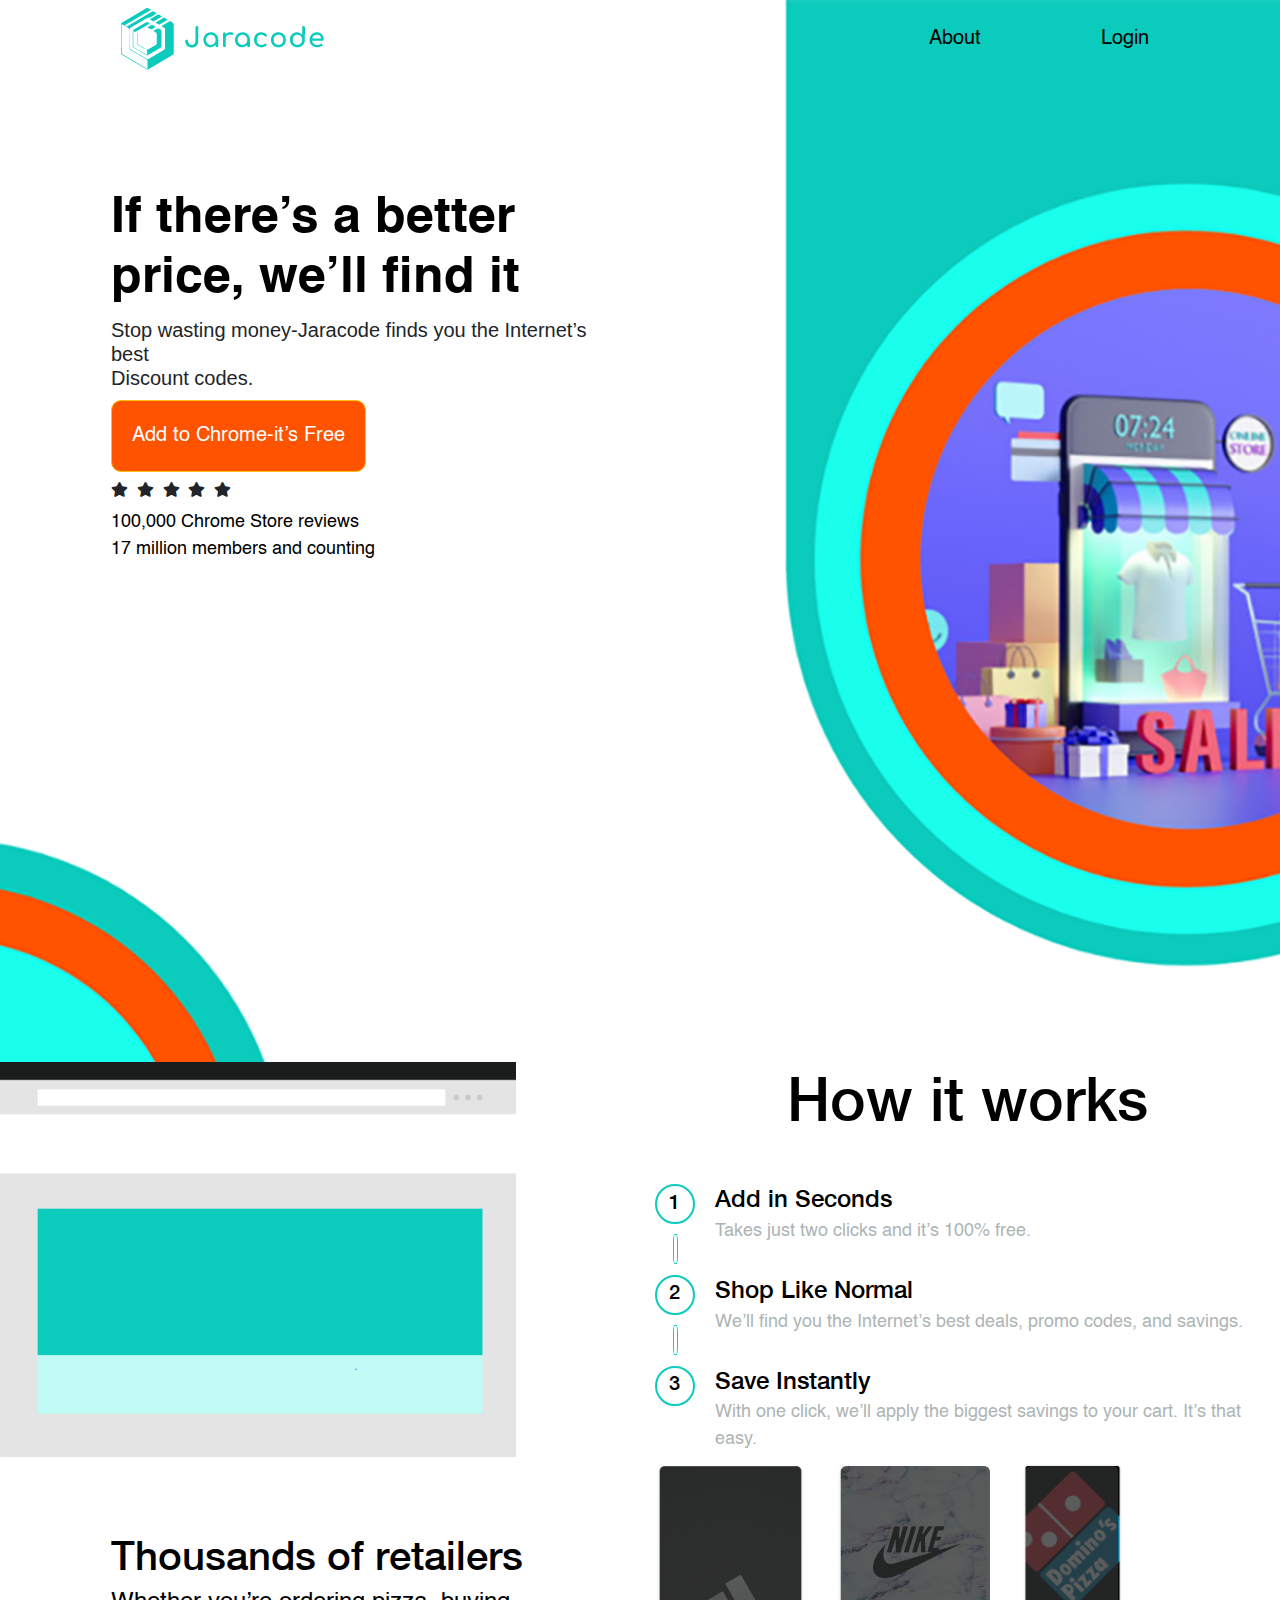
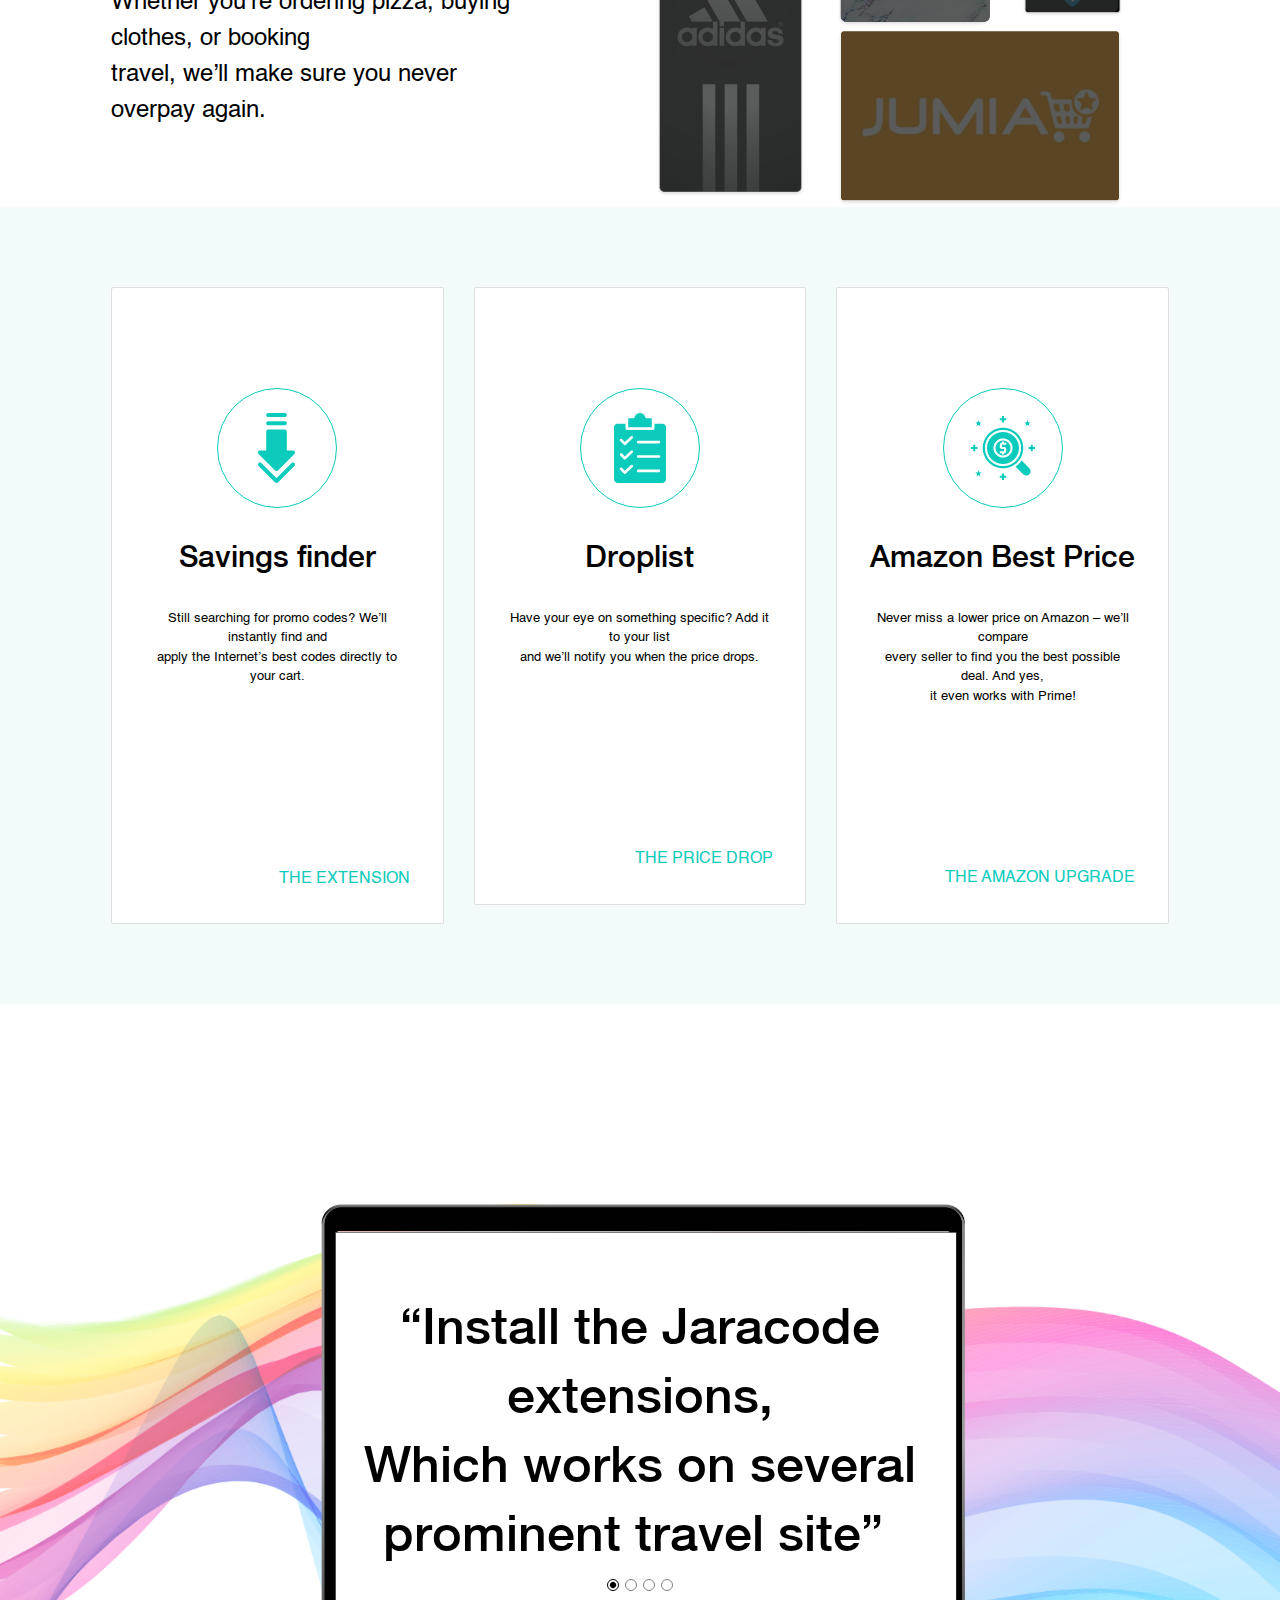
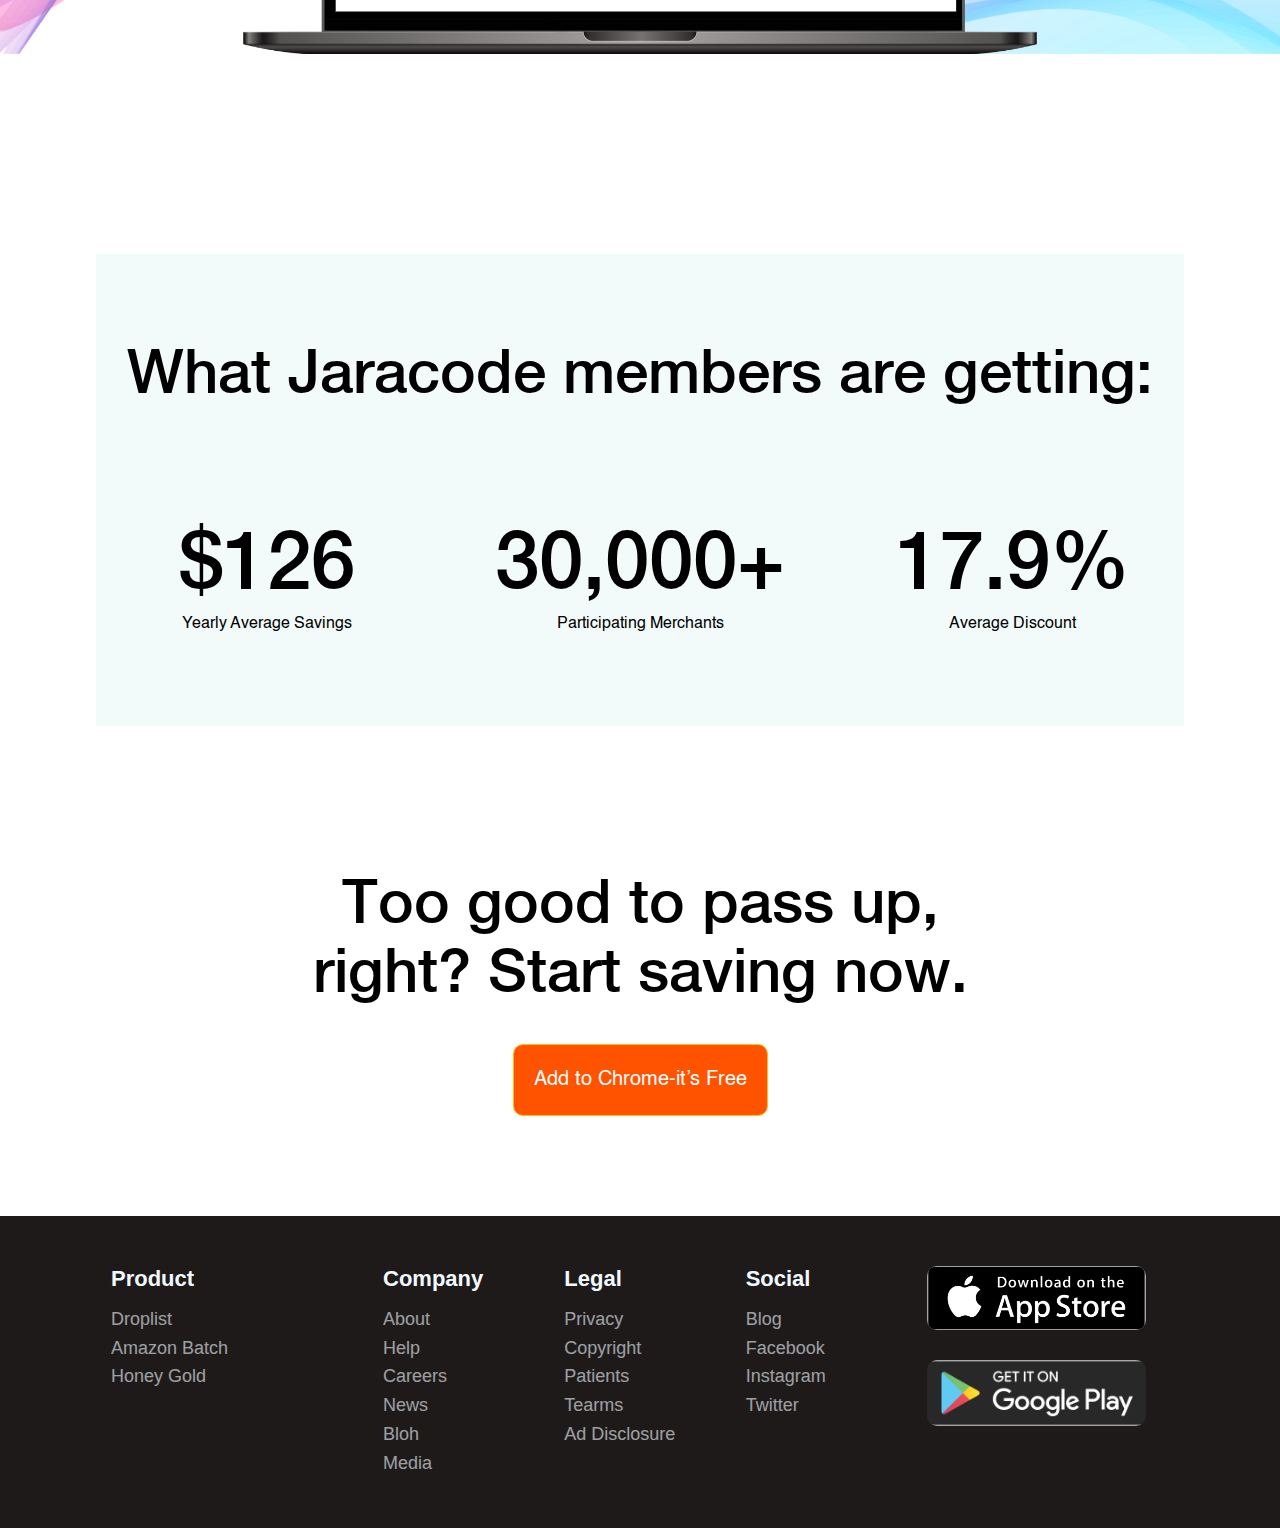
<file: index.html>
<!DOCTYPE html>
<html>

<head>
  <meta charset="utf-8">
  <meta name="viewport" content="width=device-width, initial-scale=1.0, shrink-to-fit=no">
  <title>index</title>
  <link rel="stylesheet" href="assets/bootstrap/css/bootstrap.min.css">
  <link rel="stylesheet" href="assets/fonts/fontawesome-all.min.css">
  <link rel="stylesheet" href="assets/css/normalize.css">
  <link rel="stylesheet" href="assets/css/custom-font.css">
  <link rel="stylesheet" href="assets/css/Footer-Dark.css">
  <link rel="stylesheet" href="assets/css/styles.css">
  <link rel="stylesheet" href="assets/css/responsive.css">
</head>

<body>
  <header class="header">
    <div class="container-fluid">
      <nav class="navbar navbar-light">
        <a class="navbar-brand" href="#" data-toggle="modal" data-target="#exampleModal">
          <img class="img-fluid" src="assets/img/logo.png">
        </a>
        <ul class="nav">
          <li class="nav-item d-inline" role="presentation"><a class="nav-link" href="#">About</a></li>
          <li class="nav-item d-inline" role="presentation"><a class="nav-link" href="#">Login</a></li>
        </ul>
      </nav>
      <div class="row top-row">
        <div class="col-xl-6 col-md-6">
          <h1>If there’s a better price, we’ll find it</h1>
          <h6>Stop wasting money-Jaracode finds you the Internet’s best&nbsp;<br>Discount codes.</h6>
          <button class="btn btn-warning" type="button">Add to Chrome-it’s Free</button>
          <div class="star-icon">
            <i class="fas fa-star"></i>
            <i class="fas fa-star"></i>
            <i class="fas fa-star"></i>
            <i class="fas fa-star"></i>
            <i class="fas fa-star"></i>
          </div>
          <p>100,000 Chrome Store reviews
            <br>17 million members and counting</p>
        </div>
        <div class="col-xl-6"></div>
      </div>
    </div>
  </header>
  <section class="how-works">
    <div class="wrap overflow-hidden">
      <div class="row">
        <div class="col-xl-5 col-md-5"><img class="img-fluid" src="assets/img/how-works.png"></div>
        <div class="col-xl-1 col-md-1"></div>
        <div class="col-xl-6 col-md-6 d-flex flex-column justify-content-center text-sec">
          <h3 class="text-center">How it works</h3>

          <div class="item-1">
            <div class="media">
              <div class="brdr d-inline-flex flex-column justify-content-center align-items-center">
                <h5>1</h5>
              </div>
              <div class="liner liner-1 ">

              </div>
              <div class="media-body">
                <h5>Add in Seconds</h5>
                <p>Takes just two clicks and it’s 100% free. </p>
              </div>
            </div>
          </div>

          <div class="item-2">
            <div class="media">
              <div class="brdr d-inline-flex flex-column justify-content-center align-items-center">
                <h5>2</h5>
              </div>
              <div class="liner liner-1 ">

              </div>
              <div class="media-body">
                <h5>Shop Like Normal</h5>
                <p>We’ll find you the Internet’s best deals, promo codes, and savings.</p>
              </div>
            </div>
          </div>
          <div class="item-3">

            <div class="media">
              <div class="brdr d-inline-flex flex-column justify-content-center align-items-center">
                <h5>3</h5>
              </div>
              <div class="media-body">
                <h5>Save Instantly</h5>
                <p>With one click, we’ll apply the biggest savings to your cart. It’s that easy. </p>
              </div>
            </div>
          </div>
        </div>
      </div>
    </div>
  </section>


  <section class="retailers">
    <div class="container-fluid">
      <div class="row">
        <div class="col-xl-5 col-md-5 d-flex flex-column justify-content-center text-area">
          <h2>Thousands of retailers</h2>
          <p>Whether you’re ordering pizza, buying clothes, or booking
            <br>travel, we’ll make sure you never overpay again.</p>
        </div>
        <div class="col-xl-1 col-md-1"></div>
        <div class="col-xl-6 col-md-6 image-area">
          <div class="row">
            <div class="col-xl-4 col-md-4 hov-img">
              <img class="img-fluid d-none" src="assets/img/adidas.png">
              <img class="img-fluid d-block" src="assets/img/adidas-over.png">
            </div>
            <div class="col-xl-7 col-md-7">
              <div class="row">
                <div class="col hov-img">
                  <img class="img-fluid d-none" src="assets/img/nike.png">
                  <img class="img-fluid d-block" src="assets/img/nike-over.png">
                </div>
                <div class="col-xl-5 col-md-5  hov-img">
                  <img class="img-fluid d-none" src="assets/img/domino.png">
                  <img class="img-fluid d-block" src="assets/img/domino-over.png">
                </div>
              </div>
              <div class=" hov-img">
                <img class="img-fluid d-none" src="assets/img/jumia.png">
                <img class="img-fluid d-block" src="assets/img/jumia-over.png">
              </div>
            </div>
          </div>
        </div>
      </div>
    </div>
  </section>
  <section class="service">
    <div class="container-fluid">
      <div class="row">
        <div class="col-md-4 col-xl-4 text-center">
          <div class="card">
            <div class="card-body">

              <div class="img-round d-flex justify-content-center align-items-center">
                <img src="assets/img/download-icon.png">
              </div>
              <h4 class="pt-5">Savings finder</h4>
              <p class="py-5 need-mb">Still searching for promo codes? We’ll instantly find and <br> apply the Internet’s best codes directly to your cart.</p><a class="card-link d-flex justify-content-end align-items-end" href="#">THE
                EXTENSION</a>
            </div>
          </div>
        </div>
        <div class="col-md-4 col-xl-4 text-center">
          <div class="card">
            <div class="card-body">

              <div class="img-round d-flex justify-content-center align-items-center">
                <img src="assets/img/list-icon.png">
              </div>
              <h4 class="pt-5">Droplist</h4>
              <p class="py-5 need-mb">Have your eye on something specific? Add it to your list <br> and we’ll notify you when the price drops.</p><a class="card-link d-flex justify-content-end align-items-end" href="#">THE PRICE DROP</a>
            </div>
          </div>
        </div>
        <div class="col-md-4 col-xl-4 text-center">
          <div class="card">
            <div class="card-body">

              <div class="img-round d-flex justify-content-center align-items-center">
                <img src="assets/img/opt-icon.png">
              </div>
              <h4 class="pt-5">Amazon Best Price</h4>
              <p class="py-5 need-mb-less">Never miss a lower price on Amazon – we’ll compare <br> every seller to find you the best possible deal. And yes, <br> it even works with Prime!</p>
              <a class="card-link d-flex justify-content-end align-items-end" href="#">THE AMAZON UPGRADE</a>
            </div>
          </div>
        </div>
      </div>
    </div>
  </section>

  <section class="review">
    <div class="for-bg">
      <div class="container-fluid">

        <div class="card w-75 mx-auto">
          <img class="card-img img-fluid overflow-hidden" src="assets/img/laptop.png" alt="Card image">
          <div class="card-img-overlay d-flex justify-content-center align-items-center">
            <div class="carousel slide" data-ride="carousel" id="carousel-1">
            <div class="carousel-inner text-center" role="listbox">

              <div class="carousel-item active">
                <h1 class="mx-auto">“Install the Jaracode extensions,<br>Which works on several prominent travel site”&nbsp;</h1>
              </div>

              <div class="carousel-item">
                <h1 class="mx-auto">“Install the Jaracode extensions,<br>Which works on several prominent travel site”&nbsp;</h1>
              </div>

              <div class="carousel-item">
                <h1 class="mx-auto">“Install the Jaracode extensions,<br>Which works on several prominent travel site”&nbsp;</h1>
              </div>

              <div class="carousel-item">
                <h1 class="mx-auto">“Install the Jaracode extensions,<br>Which works on several prominent travel site”&nbsp;</h1>
              </div>

            </div>

            <ol class="carousel-indicators">
              <li data-target="#carousel-1" data-slide-to="0" class="active"> </li>
              <li data-target="#carousel-1" data-slide-to="1"></li>
              <li data-target="#carousel-1" data-slide-to="2"></li>
              <li data-target="#carousel-1" data-slide-to="3"></li>
            </ol>
          </div>
          </div>
        </div>



      </div>
    </div>
  </section>



  <section class="clients">
    <div class="container-fluid">
      <h3>What Jaracode members are getting:</h3>
      <div class="row text-center">

        <div class="col">
          <h2>$126</h2>
          <p>Yearly Average Savings</p>
        </div>
        <div class="col">
          <h2>30,000+</h2>
          <p>Participating Merchants</p>
        </div>
        <div class="col">
          <h2>17.9%</h2>
          <p>Average Discount</p>
        </div>
      </div>
    </div>
  </section>

  <section class="chrome">
    <div class="container-fluid d-flex flex-column justify-content-center align-items-center">
      <h1 class="text-center mx-auto w-75">Too good to pass up, right? Start saving now.</h1>
      <button class="btn btn-warning" type="button">Add to Chrome-it’s Free</button>
    </div>
  </section>

  <div class="footer-dark">
    <footer>
      <div class="container-fluid">
        <div class="row">
          <div class="col-sm-3 col-md-3 col-xl-3 item">
            <h3><strong>Product</strong><br></h3>
            <ul>
              <li><a href="#">Droplist</a></li>
              <li><a href="#">Amazon Batch</a></li>
              <li><a href="#">Honey Gold</a></li>
            </ul>
          </div>
          <div class="col-sm-3 col-md-2 col-xl-2 item">
            <h3>Company</h3>
            <ul>
              <li><a href="#">About</a></li>
              <li><a href="#">Help</a></li>
              <li><a href="#">Careers</a></li>
              <li><a href="#">News</a></li>
              <li><a href="#">Bloh</a></li>
              <li><a href="#">Media</a></li>
            </ul>
          </div>
          <div class="col-sm-3 col-md-2 col-xl-2 item">
            <h3>Legal</h3>
            <ul>
              <li><a href="#">Privacy</a></li>
              <li><a href="#">Copyright</a></li>
              <li><a href="#">Patients</a></li>
              <li><a href="#">Tearms</a></li>
              <li><a href="#">Ad Disclosure</a></li>
            </ul>
          </div>
          <div class="col-sm-3 col-md-2 col-xl-2 item">
            <h3>Social</h3>
            <ul>
              <li><a href="#">Blog</a></li>
              <li><a href="#">Facebook</a></li>
              <li><a href="#">Instagram</a></li>
              <li><a href="#">Twitter</a></li>
            </ul>
          </div>
          <div class="col-sm-6 col-md-3 col-xl-3 item">
            <div class="text-right text-sm-left mb-5"><a href="#"><img class="img-fluid" src="assets/img/app-store.png"></a></div>
            <div class="text-right text-sm-left"><a href="#"><img class="img-fluid" src="assets/img/play-store.png"></a></div>
          </div>
        </div>
      </div>
    </footer>
  </div>

  
    <!-- Modal -->
    <div class="modal fade" id="exampleModal" tabindex="-1" role="dialog" aria-labelledby="exampleModalLabel"
        aria-hidden="true">
        <div class="modal-dialog" role="document">
            <div class="modal-content">
                <div class="d-block">
                    <button type="button" class="close" data-dismiss="modal" aria-label="Close">
                        <span aria-hidden="true">&times;</span>
                      </button>
                </div>
                <div class="modal-header">
                   
                    <h5 class="modal-title" id="exampleModalLabel">Log in to Honey with</h5>

                </div>
                <div class="modal-body">
                    <form action="" class="form">
                        <div class="input-group mb-3">
                            <input type="email" class="form-control" placeholder="Email">
                        </div>
                        <div class="input-group mb-3">
                            <input type="password" class="form-control" placeholder="Password">
                        </div>
                        <div class="progress">
                            <div class="progress-bar" role="progressbar" aria-valuenow="0" aria-valuemin="0"
                                aria-valuemax="100"></div>
                        </div>
                        <ul class="must-need">
                            <li>Uppercase and Lowercase letters</li>
                            <li>More than 8 characters</li>
                            <li>Contain a number or symbol</li>
                        </ul>
                        <div class="input-group">
                            <button type="submit" value="submit" class="form-control btn btn-secondary">Log in with
                                Email</button>
                        </div>
                    </form>
                    <p class="lead">Prorecred by reCAPTCHA and Google's Privacy and Terms.</p>
                    <a href="#" class="text-dark">Forget password?</a>
                    <a href="#" class="text-dark"><i class="fas fa-arrow-left"></i></a>
                    <div class="d-block"><p>Not a member</p> <a href="#">Join Jaracode</a></div>
                </div>
                
            </div>
        </div>
    </div>


  <script src="assets/js/jquery.min.js"></script>
  <script src="assets/bootstrap/js/bootstrap.min.js"></script>
</body>

</html>
</file>
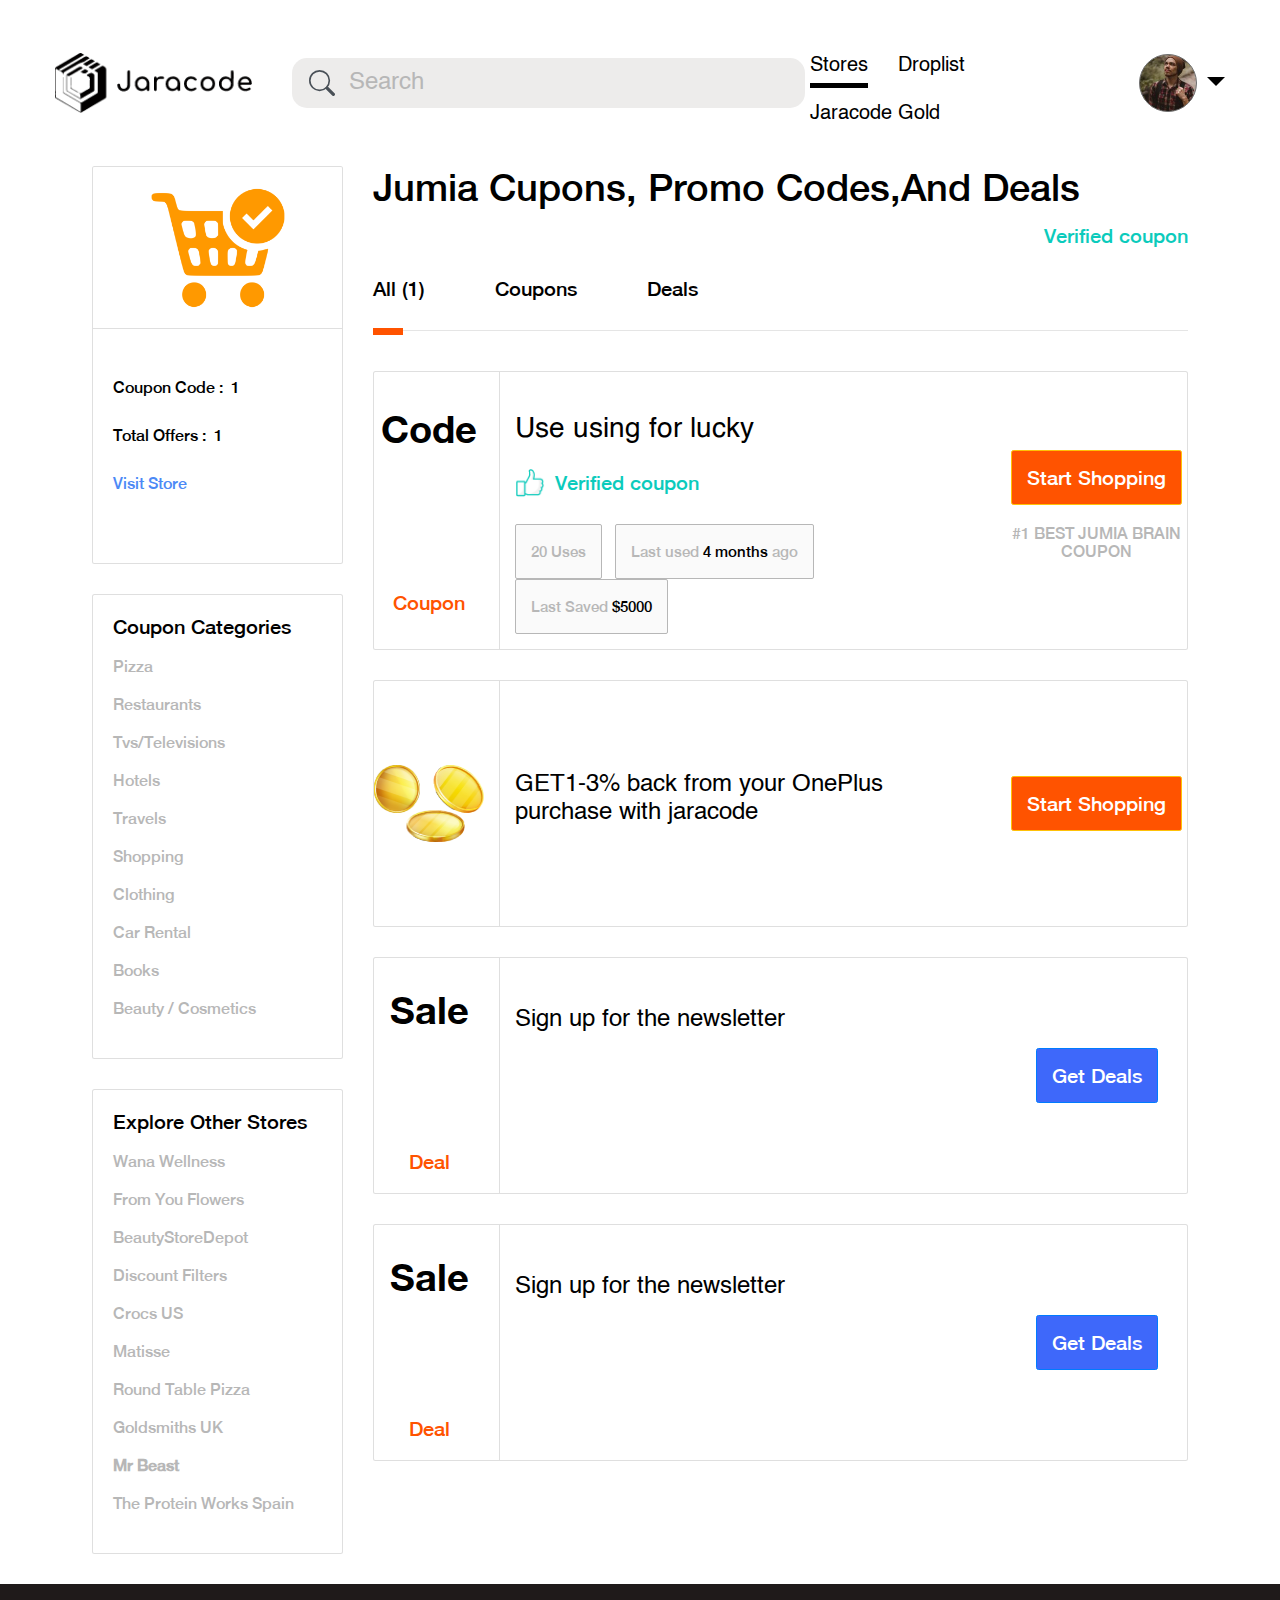
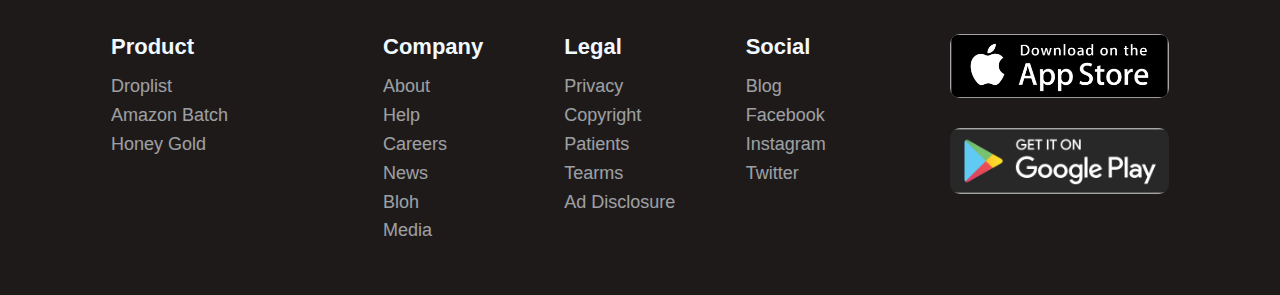
<file: 10.html>
<!DOCTYPE html>
<html>

<head>
  <meta charset="utf-8">
  <meta name="viewport" content="width=device-width, initial-scale=1.0, shrink-to-fit=no">
  <title>index</title>
  <link rel="stylesheet" href="assets/bootstrap/css/bootstrap.min.css">
  <link rel="stylesheet" href="assets/fonts/fontawesome-all.min.css">
  <link rel="stylesheet" href="assets/css/Footer-Dark.css">
    <link rel="stylesheet" href="assets/css/custom-font.css">
  <link rel="stylesheet" href="assets/css/styles.css">
  <link rel="stylesheet" href="assets/css/head.css">

  <link rel="stylesheet" href="assets/css/10.css">

</head>

<body>
  <header class="myhead">
     <div class="container-fluid p-5">
       <nav class="navbar navbar-light navbar-expand-lg">
         <div class="container-fluid"><a class="navbar-brand" href="#" data-toggle="modal" data-target="#exampleModal"><img class="img-fluid" src="assets/img/Group%202.png"></a>

           <div class="input-group ml-5">

             <div class="input-group-prepend">
               <span class="input-group-text">
                 <svg class="bi bi-search" width="1em" height="1em" viewBox="0 0 16 16" fill="currentColor" xmlns="http://www.w3.org/2000/svg">
                   <path fill-rule="evenodd" d="M10.442 10.442a1 1 0 011.415 0l3.85 3.85a1 1 0 01-1.414 1.415l-3.85-3.85a1 1 0 010-1.415z" clip-rule="evenodd" />
                   <path fill-rule="evenodd" d="M6.5 12a5.5 5.5 0 100-11 5.5 5.5 0 000 11zM13 6.5a6.5 6.5 0 11-13 0 6.5 6.5 0 0113 0z" clip-rule="evenodd" />
                 </svg>
               </span>

             </div>
             <input class="form-control" type="search" placeholder="Search">
           </div>

           <button data-toggle="collapse" class="navbar-toggler" data-target="#navcol-1">
             <span class="sr-only">Toggle navigation</span><span class="navbar-toggler-icon"></span>
           </button>

           <div class="collapse navbar-collapse d-xl-flex justify-content-xl-end" id="navcol-1">
             <ul class="nav navbar-nav mt-3">
               <li class="nav-item pt-2" role="presentation"><a class="nav-link active" href="#">Stores</a></li>
               <li class="nav-item pt-2" role="presentation"><a class="nav-link" href="#">Droplist</a></li>
               <li class="nav-item pt-2" role="presentation"><a class="nav-link" href="#">Jaracode Gold</a></li>


             </ul>

           </div>
           <img class="img-fluid d-inline-block" src="assets/img/Ellipse%2038.png">
           <div class="dropdown d-inline-block"><a class="dropdown-toggle d-inline-block" data-toggle="dropdown" aria-expanded="false" href="#"></a>
             <div class="dropdown-menu" role="menu"><a class="dropdown-item" role="presentation" href="#">First Item</a><a class="dropdown-item" role="presentation" href="#">Second Item</a><a class="dropdown-item" role="presentation" href="#">Third
                 Item</a></div>

           </div>
         </div>
       </nav>
     </div>
   </header>

  <section class="page-10">
    <div class="container-fluid">
      <div class="row">
        <div class="col-xl-3 col-md-3 left-side">
          <div class="card mb-5">
            <div class="card-header">
              <div class="text-center"><img class="img-fluid" src="assets/img/use-cart.png"></div>
            </div>
            <div class="card-body">

              <div>
                <p class="sore">Coupon Code :&nbsp; 1</p>
                <p class="sore">Total Offers :&nbsp; 1</p><a class="sore-link" href="#">Visit Store</a>
              </div>
            </div>
          </div>
          <div class="card mb-5 category ">
            <div class="card-body">
              <div>
                <p>Coupon Categories
                  <br>
                </p>
                <div class="its"><a class="d-block" href="#">Pizza</a>
                  <a class="d-block" href="#">Restaurants</span></a>
                  <a class="d-block" href="#">Tvs/Televisions</a>
                  <a class="d-block" href="#">Hotels</span></a>
                  <a class="d-block" href="#">Travels</a>
                  <a class="d-block" href="#">Shopping</a>
                  <a class="d-block" href="#">Clothing</a>
                  <a class="d-block" href="#">Car Rental</a>
                  <a class="d-block" href="#">Books</a>
                  <a class="d-block" href="#">Beauty / Cosmetics</a></div>
              </div>
            </div>
          </div>
          <div class="card mb-5 category">
            <div class="card-body">
              <div>
                <p>Explore Other Stores
                  <br>
                </p>
                <div class="its"><a class="d-block" href="#">Wana Wellness</a>
                  <a class="d-block" href="#">From You Flowers<br></a>
                  <a class="d-block" href="#">BeautyStoreDepot</a>
                  <a class="d-block" href="#">Discount Filters<br></a>
                  <a class="d-block" href="#">Crocs US</a>
                  <a class="d-block" href="#">Matisse</span></a>
                  <a class="d-block" href="#">Round Table Pizza</a>
                  <a class="d-block" href="#">Goldsmiths UK</a>
                  <a class="d-block" href="#"><strong>Mr Beast</strong></a>
                  <a class="d-block" href="#">The Protein Works Spain</a></div>
              </div>
            </div>
          </div>
        </div>
        <div class="col-xl-9 col-md-9 right-side">
          <div class="top-area">
            <div>
              <h2 class="d-inline-block">Jumia Cupons, Promo Codes,And Deals</h2>
              <a class="float-right" href="#">Verified coupon</a>
              <div class="clearfix"></div>
            </div>
            <div class="sider"><a href="#">All (1)</a><a href="#">Coupons</a><a href="#">Deals</a></div>
            <hr class="pb-5 hr-m">
          </div>
          <div>
            <div class="card item-1 mb-5">
              <div class="card-body p-0">
                <div class="row">
                  <div class="col-xl-2 col-sm-2 text-center d-flex flex-column justify-content-between br-1 py-4">
                    <h2>Code</h2>
                    <p>Coupon </p>
                  </div>
                  <div class="col-xl-7 col-sm-7 mid-era py-4">
                    <p>Use using for lucky</p>
                    <div class="very d-flex flex-row  align-items-center"><img class="img-fluid mr-3" src="assets/img/Group%203713.png">
                      <p class="d-inline-block">Verified coupon</p>
                    </div>
                    <div class="btn-g">
                      <button class="btn btn-secondary btn-sm mr-3" type="button">20 Uses</button>
                      <button class="btn btn-secondary btn-sm mr-3" type="button">Last used <span class="text-dark">4 months</span> ago</button>
                      <button class="btn btn-secondary btn-sm mr-3" type="button">Last Saved <span class="text-dark">$5000</span>
                      </button>
                    </div>
                  </div>
                  <div class="col-xl-3 col-sm-3 d-flex flex-column justify-content-center">
                    <div class=" r-btn ">
                      <button class="btn btn-warning" type="button">Start Shopping</button>
                      <p class="" >#1 BEST JUMIA BRAIN COUPON</p>
                    </div>
                  </div>
                </div>
              </div>
            </div>
          </div>
          <div>
            <div class="card item-2 mb-5">
              <div class="card-body p-0 ">
                <div class="row">
                  <div class="col-xl-2 col-sm-2 text-center d-flex justify-content-center align-items-center br-1 py-5"><img class="img-fluid" src="assets/img/Group%203716.png"></div>
                  <div class="col-xl-7 col-sm-7  py-4 my-auto">
                    <p>GET1-3% back from your OnePlus purchase with jaracode</p>
                  </div>
                  <div class="col-xl-3 col-sm-3 d-flex justify-content-center align-items-center py-4">
                    <div>
                      <button class="btn btn-warning" type="button">Start Shopping</button>
                    </div>
                  </div>
                </div>
              </div>
            </div>
          </div>
          <div>
            <div class="card item-3 mb-5">
              <div class="card-body p-0 ">
                <div class="row">
                  <div class="col-xl-2 col-sm-2 text-center d-flex flex-column justify-content-between py-3 br-1">
                    <h2>Sale</h2>
                    <p>Deal</p>
                  </div>
                  <div class="col-xl-7 col-sm-7  py-4 my-auto">
                    <p class="needm">Sign up for the newsletter</p>
                  </div>
                  <div class="col-xl-3 col-sm-3 d-flex justify-content-center align-items-center">
                    <div>
                      <button class="btn btn-primary" type="button">Get Deals</button>
                    </div>
                  </div>
                </div>
              </div>
            </div>
          </div>
          <div>
            <div class="card item-3 mb-5">
              <div class="card-body p-0 ">
                <div class="row">
                  <div class="col-xl-2 col-sm-2 text-center d-flex flex-column justify-content-between py-3 br-1">
                    <h2>Sale</h2>
                    <p>Deal</p>
                  </div>
                  <div class="col-xl-7 col-sm-7  py-4 my-auto">
                    <p class="needm">Sign up for the newsletter</p>
                  </div>
                  <div class="col-xl-3 col-sm-3 d-flex justify-content-center align-items-center">
                    <div>
                      <button class="btn btn-primary" type="button">Get Deals</button>
                    </div>
                  </div>
                </div>
              </div>
            </div>
          </div>
        </div>
      </div>
    </div>
  </section>
  <div class="footer-dark">
    <footer>
      <div class="container-fluid">
        <div class="row">
          <div class="col-sm-3 col-md-3 col-xl-3 item">
            <h3><strong>Product</strong><br></h3>
            <ul>
              <li><a href="#">Droplist</a></li>
              <li><a href="#">Amazon Batch</a></li>
              <li><a href="#">Honey Gold</a></li>
            </ul>
          </div>
          <div class="col-sm-3 col-md-2 col-xl-2 item">
            <h3>Company</h3>
            <ul>
              <li><a href="#">About</a></li>
              <li><a href="#">Help</a></li>
              <li><a href="#">Careers</a></li>
              <li><a href="#">News</a></li>
              <li><a href="#">Bloh</a></li>
              <li><a href="#">Media</a></li>
            </ul>
          </div>
          <div class="col-sm-3 col-md-2 col-xl-2 item">
            <h3>Legal</h3>
            <ul>
              <li><a href="#">Privacy</a></li>
              <li><a href="#">Copyright</a></li>
              <li><a href="#">Patients</a></li>
              <li><a href="#">Tearms</a></li>
              <li><a href="#">Ad Disclosure</a></li>
            </ul>
          </div>
          <div class="col-sm-3 col-md-2 col-xl-2 item">
            <h3>Social</h3>
            <ul>
              <li><a href="#">Blog</a></li>
              <li><a href="#">Facebook</a></li>
              <li><a href="#">Instagram</a></li>
              <li><a href="#">Twitter</a></li>
            </ul>
          </div>
          <div class="col-sm-6 col-md-3 col-xl-3 item">
            <div class="text-right mb-5">
              <a href="#"><img class="img-fluid" src="assets/img/app-store.png"></a>
            </div>
            <div class="text-right ">
              <a href="#"><img class="img-fluid" src="assets/img/play-store.png"></a>
            </div>
          </div>
        </div>
      </div>
    </footer>
  </div>
  
    <!-- Modal -->
    <div class="modal fade" id="exampleModal" tabindex="-1" role="dialog" aria-labelledby="exampleModalLabel"
        aria-hidden="true">
        <div class="modal-dialog" role="document">
            <div class="modal-content">
                <div class="d-block">
                    <button type="button" class="close" data-dismiss="modal" aria-label="Close">
                        <span aria-hidden="true">&times;</span>
                      </button>
                </div>
                <div class="modal-header">
                   
                    <h5 class="modal-title" id="exampleModalLabel">Log in to Honey with</h5>

                </div>
                <div class="modal-body">
                    <form action="" class="form">
                        <div class="input-group mb-3">
                            <input type="email" class="form-control" placeholder="Email">
                        </div>
                        <div class="input-group mb-3">
                            <input type="password" class="form-control" placeholder="Password">
                        </div>
                        <div class="progress">
                            <div class="progress-bar" role="progressbar" aria-valuenow="0" aria-valuemin="0"
                                aria-valuemax="100"></div>
                        </div>
                        <ul class="must-need">
                            <li>Uppercase and Lowercase letters</li>
                            <li>More than 8 characters</li>
                            <li>Contain a number or symbol</li>
                        </ul>
                        <div class="input-group">
                            <button type="submit" value="submit" class="form-control btn btn-secondary">Log in with
                                Email</button>
                        </div>
                    </form>
                    <p class="lead">Prorecred by reCAPTCHA and Google's Privacy and Terms.</p>
                    <a href="#" class="text-dark">Forget password?</a>
                    <a href="#" class="text-dark"><i class="fas fa-arrow-left"></i></a>
                    <div class="d-block"><p>Not a member</p> <a href="#">Join Jaracode</a></div>
                </div>
                
            </div>
        </div>
    </div>


  <script src="assets/js/jquery.min.js"></script>
  <script src="assets/bootstrap/js/bootstrap.min.js"></script>
</body>

</html>
</file>
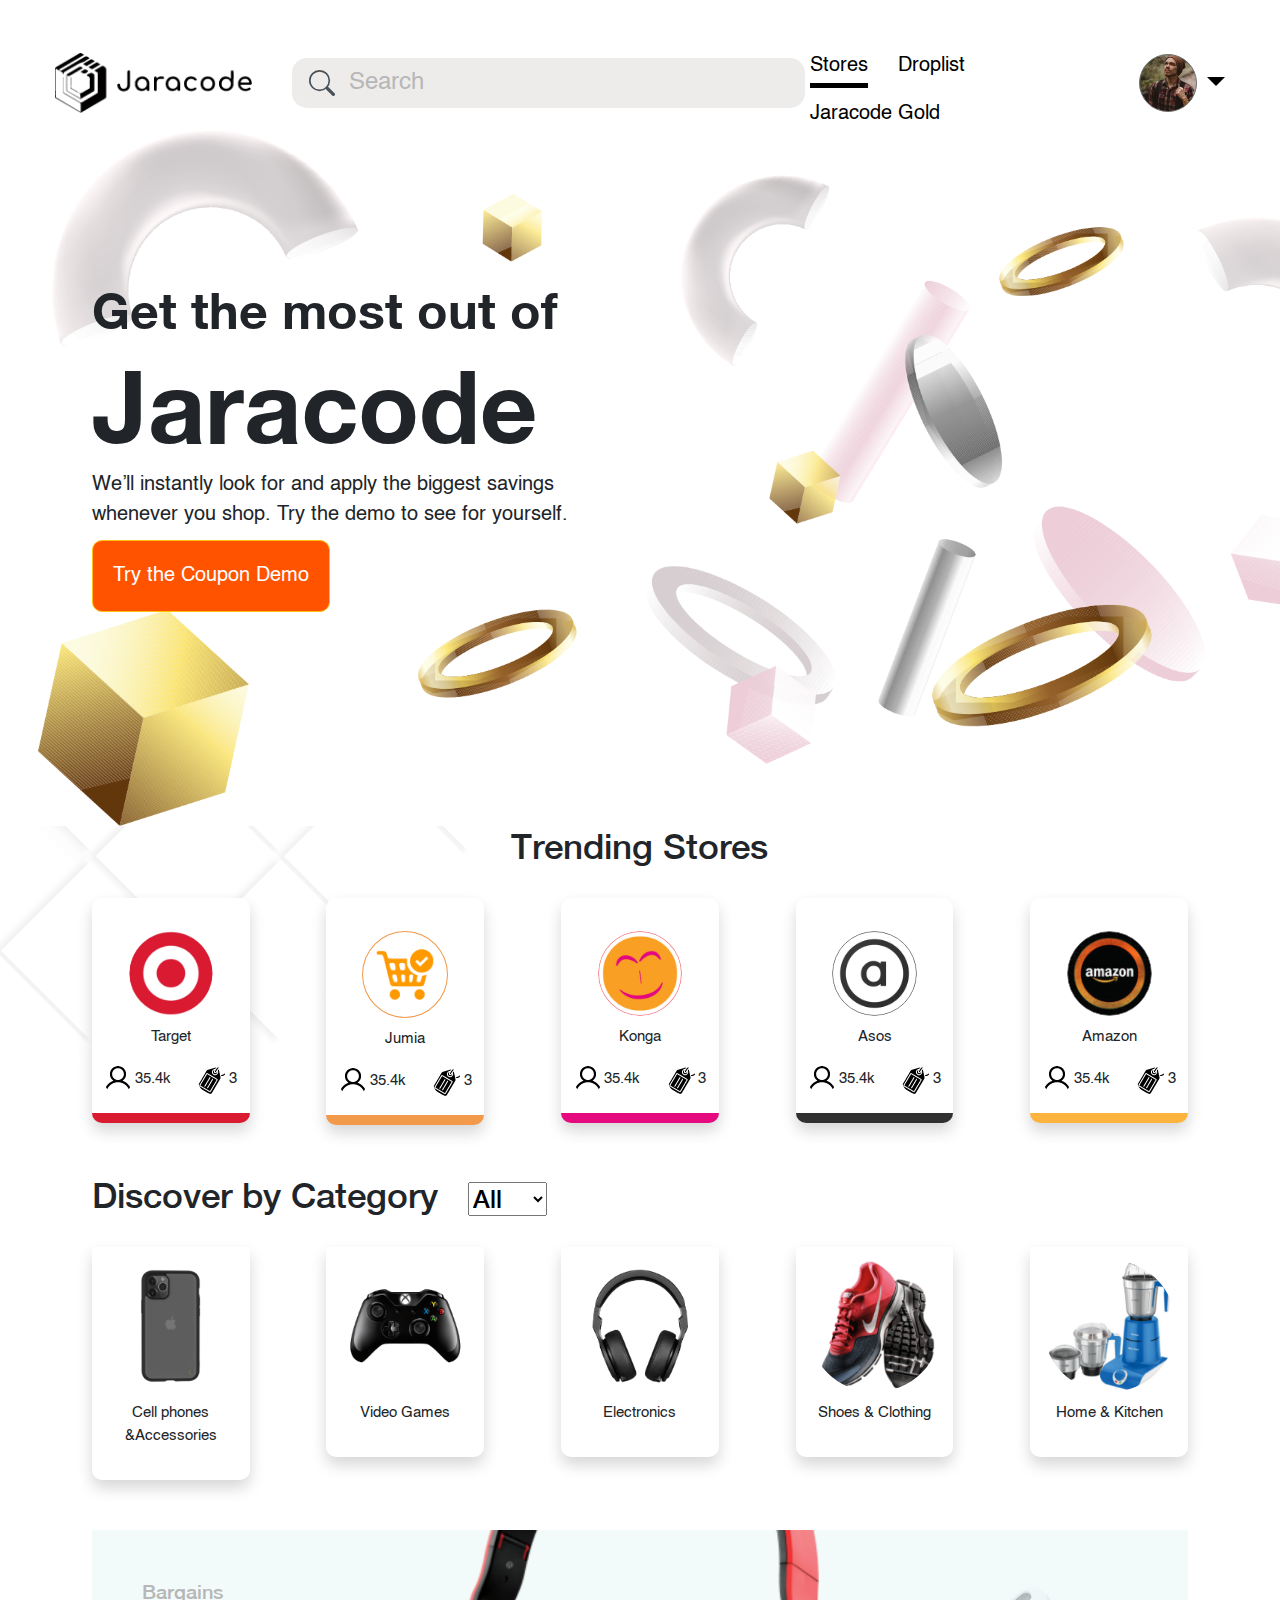
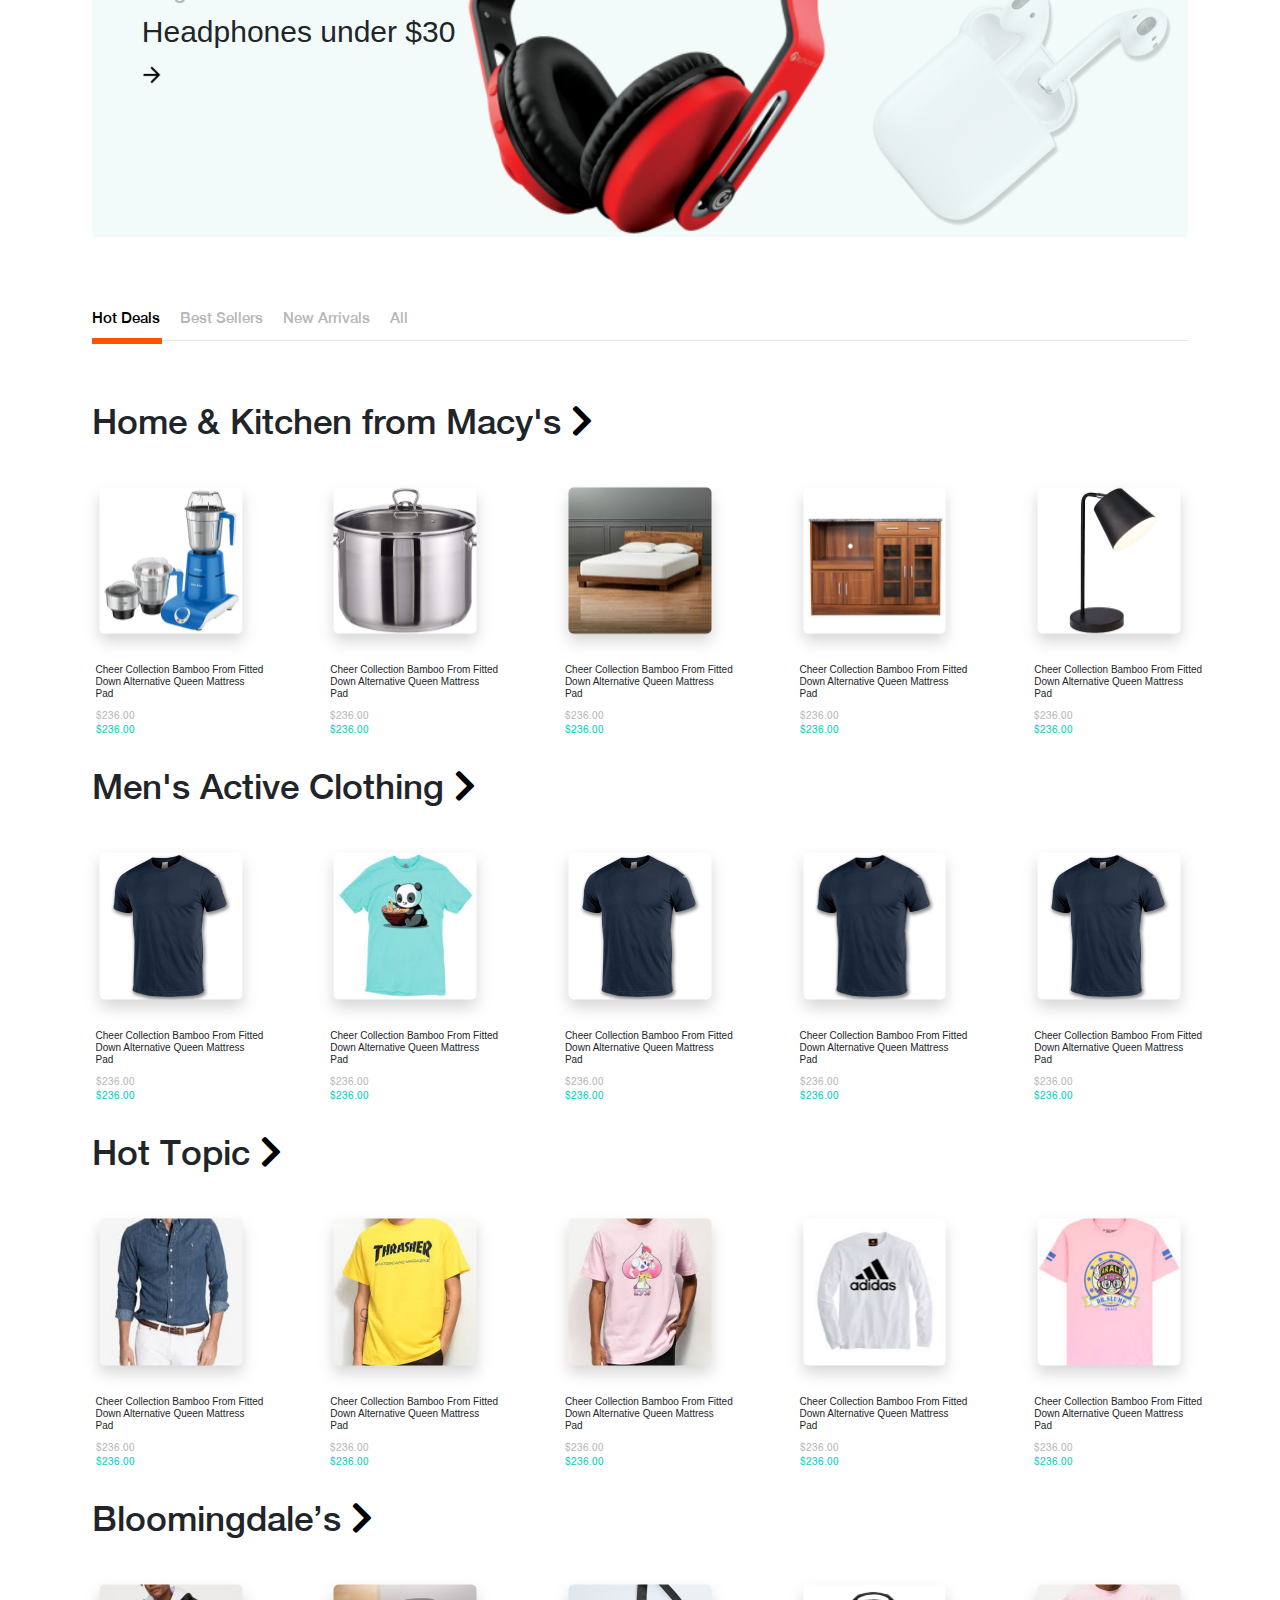
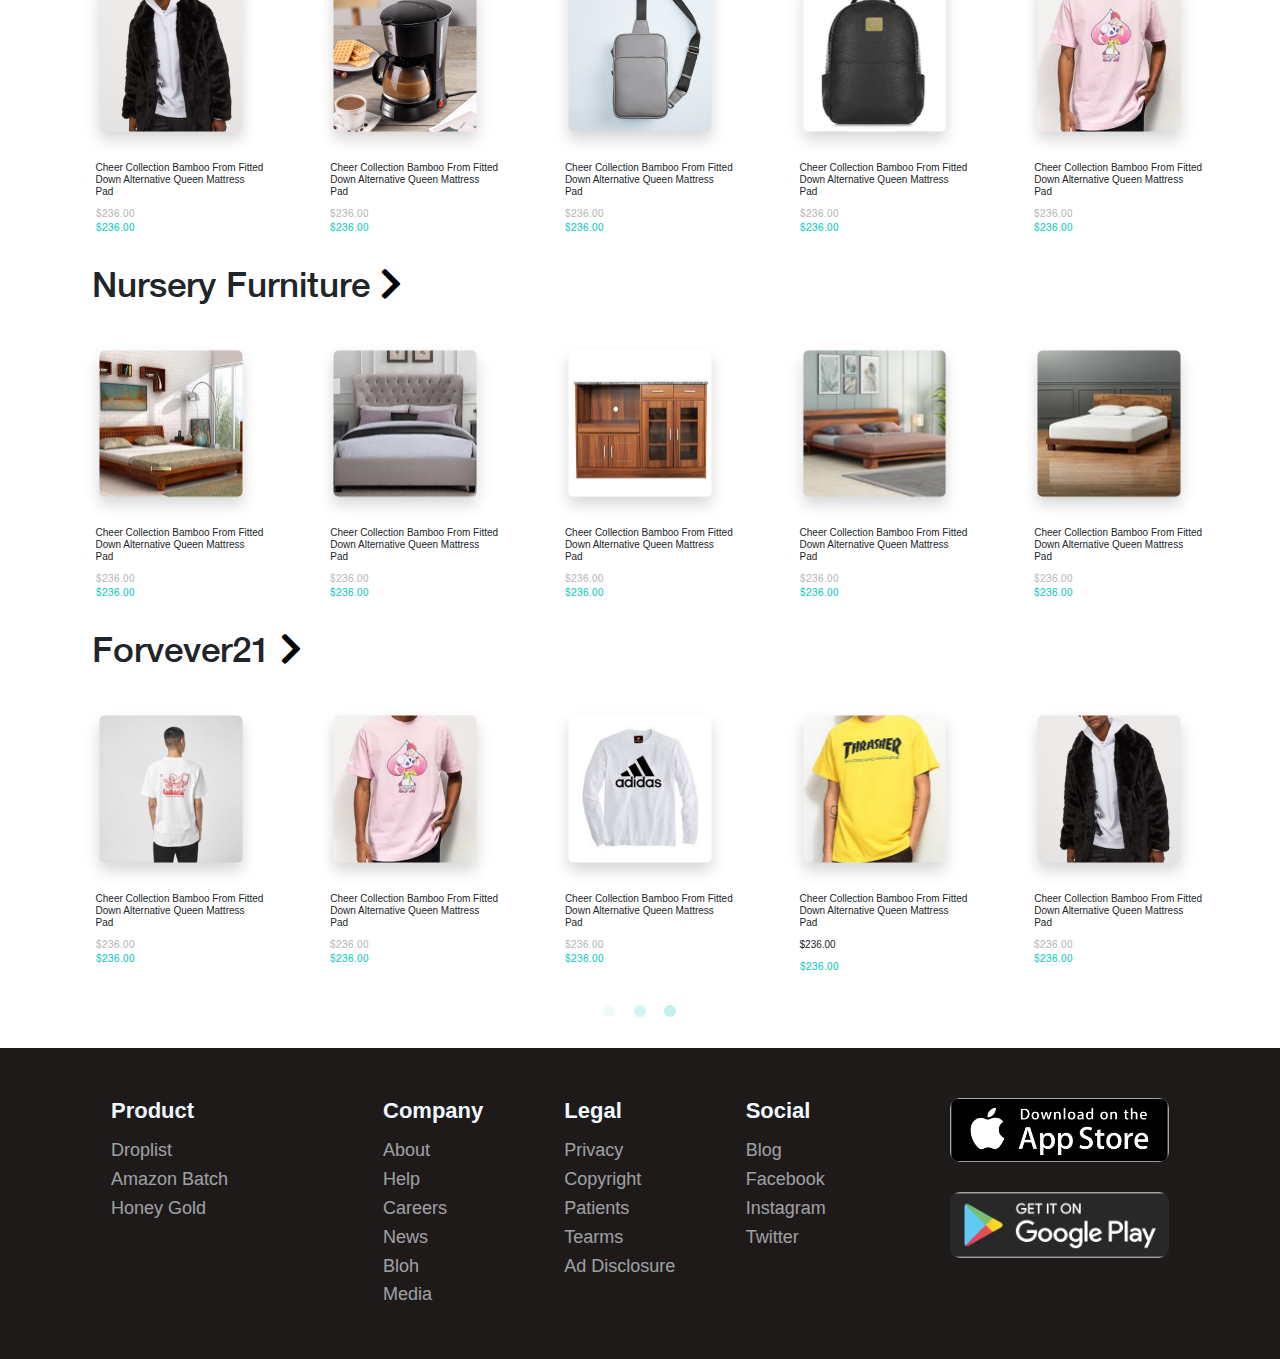
<file: 3.html>
<!DOCTYPE html>
<html>

<head>
    <meta charset="utf-8">
    <meta name="viewport" content="width=device-width, initial-scale=1.0, shrink-to-fit=no">
    <title>index</title>
    <link rel="stylesheet" href="assets/bootstrap/css/bootstrap.min.css">
    <link rel="stylesheet" href="assets/fonts/fontawesome-all.min.css">
    <link rel="stylesheet" href="assets/css/Footer-Dark.css">
    <link rel="stylesheet" href="assets/css/custom-font.css">
    <link rel="stylesheet" href="assets/css/head.css">
    <link rel="stylesheet" href="assets/css/styles.css">
    <link rel="stylesheet" href="assets/css/3.css">



</head>


<body>
    <header class="myhead">
        <div class="container-fluid p-5">
            <nav class="navbar navbar-light navbar-expand-lg">
                <div class="container-fluid">
                    <a class="navbar-brand" href="#" data-toggle="modal" data-target="#exampleModal"><img
                            class="img-fluid" src="assets/img/Group%202.png">
                    </a>

                    <div class="input-group ml-5">

                        <div class="input-group-prepend">
                            <span class="input-group-text">
                                <svg class="bi bi-search" width="1em" height="1em" viewBox="0 0 16 16"
                                    fill="currentColor" xmlns="http://www.w3.org/2000/svg">
                                    <path fill-rule="evenodd"
                                        d="M10.442 10.442a1 1 0 011.415 0l3.85 3.85a1 1 0 01-1.414 1.415l-3.85-3.85a1 1 0 010-1.415z"
                                        clip-rule="evenodd" />
                                    <path fill-rule="evenodd"
                                        d="M6.5 12a5.5 5.5 0 100-11 5.5 5.5 0 000 11zM13 6.5a6.5 6.5 0 11-13 0 6.5 6.5 0 0113 0z"
                                        clip-rule="evenodd" />
                                </svg>
                            </span>

                        </div>
                        <input class="form-control" type="search" placeholder="Search">
                    </div>

                    <button data-toggle="collapse" class="navbar-toggler" data-target="#navcol-1">
                        <span class="sr-only">Toggle navigation</span><span class="navbar-toggler-icon"></span>
                    </button>

                    <div class="collapse navbar-collapse d-xl-flex justify-content-xl-end" id="navcol-1">
                        <ul class="nav navbar-nav mt-3">
                            <li class="nav-item pt-2" role="presentation"><a class="nav-link active" href="#">Stores</a>
                            </li>
                            <li class="nav-item pt-2" role="presentation"><a class="nav-link" href="#">Droplist</a></li>
                            <li class="nav-item pt-2" role="presentation"><a class="nav-link" href="#">Jaracode Gold</a>
                            </li>
                        </ul>

                    </div>
                    <img class="img-fluid d-inline-block" src="assets/img/Ellipse%2038.png">
                    <div class="dropdown d-inline-block"><a class="dropdown-toggle d-inline-block"
                            data-toggle="dropdown" aria-expanded="false" href="#"></a>
                        <div class="dropdown-menu" role="menu"><a class="dropdown-item" role="presentation"
                                href="#">First Item</a><a class="dropdown-item" role="presentation" href="#">Second
                                Item</a><a class="dropdown-item" role="presentation" href="#">Third
                                Item</a></div>
                    </div>
                </div>
            </nav>
        </div>
    </header>


    <section class="hero-top d-flex justify-content-center align-items-center">
        <div class="container-fluid">
            <h3>Get the most out of</h3>
            <h1>Jaracode</h1>
            <p>We’ll instantly look for and apply the biggest savings whenever you shop. Try the demo to see for
                yourself.</p><button class="btn btn-warning" type="button">Try the Coupon Demo</button>
        </div>
    </section>

    <div class="topper-x">
        <section class="trend">
            <div class="container-fluid">
                <h4 class="text-center">Trending Stores</h4>
                <div class="row d-flex  justify-content-between">
                    <div class="col-lg-2 col-md-5">
                        <div class="card car-1" style="border-color:#DA1A31;">
                            <div class="card-body">
                                <div class="text-center"><img class="img-fluid" src="assets/img/r-1.png">
                                </div>
                                <p class="text-center">Target</p>
                                <div>
                                    <div class="d-inline-block">

                                        <img class="img-fluid d-inline-block" src="assets/img/p-black.png">
                                        <img class="img-fluid d-none" src="assets/img/p-white.png">

                                        <p class="d-inline-block">35.4k</p>


                                    </div>
                                    <div class="d-inline-block float-right">

                                        <img class="d-inline-block" src="assets/img/t-black.png">
                                        <img class="d-none" src="assets/img/t-white.png">


                                        <p class="d-inline-block">3</p>
                                    </div>
                                </div>
                            </div>
                        </div>
                    </div>
                    <div class="col-lg-2 col-md-5">
                        <div class="card car-2" style="border-color:#F2994A;">
                            <div class="card-body">
                                <div class="text-center"><img class="img-fluid n-bg" src="assets/img/r-2.png"
                                        style="border: 1px solid #F2994A;"></div>
                                <p class="text-center">Jumia</p>
                                <div>
                                    <div class="d-inline-block">

                                        <img class="img-fluid d-inline-block" src="assets/img/p-black.png">
                                        <img class="img-fluid d-none" src="assets/img/p-white.png">

                                        <p class="d-inline-block">35.4k</p>


                                    </div>
                                    <div class="d-inline-block float-right">

                                        <img class="d-inline-block" src="assets/img/t-black.png">
                                        <img class="d-none" src="assets/img/t-white.png">


                                        <p class="d-inline-block">3</p>
                                    </div>
                                </div>
                            </div>
                        </div>
                    </div>
                    <div class="col-lg-2 col-md-5">
                        <div class="card car-3" style="border-color:#E50B7F;">
                            <div class="card-body">
                                <div class="text-center"><img class="img-fluid" src="assets/img/r-3.png"></div>
                                <p class="text-center">Konga</p>
                                <div>
                                    <div class="d-inline-block">

                                        <img class="img-fluid d-inline-block" src="assets/img/p-black.png">
                                        <img class="img-fluid d-none" src="assets/img/p-white.png">

                                        <p class="d-inline-block">35.4k</p>


                                    </div>
                                    <div class="d-inline-block float-right">

                                        <img class="d-inline-block" src="assets/img/t-black.png">
                                        <img class="d-none" src="assets/img/t-white.png">


                                        <p class="d-inline-block">3</p>
                                    </div>
                                </div>
                            </div>
                        </div>
                    </div>
                    <div class="col-lg-2 col-md-5">
                        <div class="card car-4" style="border-color:#303030;">
                            <div class="card-body">
                                <div class="text-center"><img class="img-fluid" src="assets/img/r-4.png">
                                </div>
                                <p class="text-center">Asos</p>
                                <div>
                                    <div class="d-inline-block">

                                        <img class="img-fluid d-inline-block" src="assets/img/p-black.png">
                                        <img class="img-fluid d-none" src="assets/img/p-white.png">

                                        <p class="d-inline-block">35.4k</p>


                                    </div>
                                    <div class="d-inline-block float-right">

                                        <img class="d-inline-block" src="assets/img/t-black.png">
                                        <img class="d-none" src="assets/img/t-white.png">


                                        <p class="d-inline-block">3</p>
                                    </div>
                                </div>
                            </div>
                        </div>
                    </div>
                    <div class="col-lg-2 col-md-5">
                        <div class="card car-5" style="border-color:#FDB43F;">
                            <div class="card-body">
                                <div class="text-center"><img class="img-fluid" src="assets/img/r-5.png"></div>
                                <p class="text-center">Amazon</p>
                                <div>
                                    <div class="d-inline-block">

                                        <img class="img-fluid d-inline-block" src="assets/img/p-black.png">
                                        <img class="img-fluid d-none" src="assets/img/p-white.png">

                                        <p class="d-inline-block">35.4k</p>


                                    </div>
                                    <div class="d-inline-block float-right">

                                        <img class="d-inline-block" src="assets/img/t-black.png">
                                        <img class="d-none" src="assets/img/t-white.png">


                                        <p class="d-inline-block">3</p>
                                    </div>
                                </div>
                            </div>
                        </div>
                    </div>
                </div>
            </div>
    </div>
    </section>
    <section class="discover">
        <div class="container-fluid">
            <div>
                <h4 class="text-left d-inline-block">Discover by Category</h4><select class="select">
                    <optgroup label="All">
                        <option value="12" selected="">All</option>
                        <option value="12" selected="">All</option>
                        <option value="12" selected="">All</option>
                        <option value="12" selected="">All</option>
                        <option value="12" selected="">All</option>
                        <option value="12" selected="">All</option>
                        <option value="12" selected="">All</option>
                        <option value="12" selected="">All</option>
                        <option value="12" selected="">All</option>
                        <option value="12" selected="">All</option>
                        <option value="13">All</option>
                    </optgroup>
                </select>
            </div>
            <div class="row d-flex  justify-content-between">
                <div class="col-lg-2 col-md-5">
                    <div class="card">
                        <div class="card-body">
                            <div class="text-center"><img class="img-fluid" src="assets/img/fd%20(28).png"></div>
                            <p class="text-center">Cell phones &amp;Accessories</p>
                        </div>
                    </div>
                </div>
                <div class="col-lg-2 col-md-5">
                    <div class="card">
                        <div class="card-body">
                            <div class="text-center"><img class="img-fluid" src="assets/img/fd%20(40).png"></div>
                            <p class="text-center">Video Games</p>
                        </div>
                    </div>
                </div>
                <div class="col-lg-2 col-md-5">
                    <div class="card">
                        <div class="card-body">
                            <div class="text-center"><img class="img-fluid" src="assets/img/fd%20(11).png"></div>
                            <p class="text-center">Electronics</p>
                        </div>
                    </div>
                </div>
                <div class="col-lg-2 col-md-5">
                    <div class="card">
                        <div class="card-body">
                            <div class="text-center"><img class="img-fluid" src="assets/img/fd%20(37).png"></div>
                            <p class="text-center">Shoes &amp; Clothing</p>
                        </div>
                    </div>
                </div>
                <div class="col-lg-2 col-md-5">
                    <div class="card">
                        <div class="card-body">
                            <div class="text-center"><img class="img-fluid" src="assets/img/fd%20(36).png"></div>
                            <p class="text-center">Home &amp; Kitchen</p>
                        </div>
                    </div>
                </div>
            </div>
        </div>
    </section>
    </div>


    <section class="hpn">
        <div class="container-fluid">
            <div class="card"><img class="img-fluid card-img w-100 d-block" src="assets/img/fd%20(32).png">
                <div class="card-img-overlay">
                    <p>Bargains</p>
                    <h4>Headphones under $30</h4><a href="#"><img src="assets/img/fd%20(35).png"></a>
                </div>
            </div>
        </div>
    </section>

    <section class="hot-deals">
        <div class="container-fluid">
            <div class="links-area"><a class="active" href="#">Hot Deals</a><a href="#">Best Sellers</a><a href="#">New
                    Arrivals</a><a href="#">All</a>
            </div>
            <div>
                <hr>
            </div>
        </div>
    </section>
    <div class="product-wrap">
        <section class="product-area">
            <div class="container-fluid">
                <h4>Home &amp; Kitchen from Macy's&nbsp;<a href="#"><i class="fas fa-chevron-right"></i></a></h4>
                <div class="row d-flex  justify-content-between">
                    <div class="col-lg-2 col-md-5">
                        <div class="card">
                            <div class="card-body"><img class="img-fluid" src="assets/img/with-shadow.png">
                                <p>Cheer Collection Bamboo From Fitted Down Alternative Queen Mattress Pad</p>
                                <p class="org-price">$236.00</p>
                                <div>
                                    <p class="c-price">$236.00<br></p>
                                </div>
                            </div>
                        </div>
                    </div>
                    <div class="col-lg-2 col-md-5">
                        <div class="card">
                            <div class="card-body"><img class="img-fluid" src="assets/img/fd%20(42).png">
                                <p>Cheer Collection Bamboo From Fitted Down Alternative Queen Mattress Pad</p>
                                <p class="org-price">$236.00</p>
                                <div>
                                    <p class="c-price">$236.00<br></p>
                                </div>
                            </div>
                        </div>
                    </div>
                    <div class="col-lg-2 col-md-5">
                        <div class="card">
                            <div class="card-body"><img class="img-fluid" src="assets/img/fd%20(12).png">
                                <p>Cheer Collection Bamboo From Fitted Down Alternative Queen Mattress Pad</p>
                                <p class="org-price">$236.00</p>
                                <div>
                                    <p class="c-price">$236.00<br></p>
                                </div>
                            </div>
                        </div>
                    </div>
                    <div class="col-lg-2 col-md-5">
                        <div class="card">
                            <div class="card-body"><img class="img-fluid" src="assets/img/fd%20(34).png">
                                <p>Cheer Collection Bamboo From Fitted Down Alternative Queen Mattress Pad</p>
                                <p class="org-price">$236.00</p>
                                <div>
                                    <p class="c-price">$236.00<br></p>
                                </div>
                            </div>
                        </div>
                    </div>
                    <div class="col-lg-2 col-md-5">
                        <div class="card">
                            <div class="card-body"><img class="img-fluid" src="assets/img/fd%20(30).png">
                                <p>Cheer Collection Bamboo From Fitted Down Alternative Queen Mattress Pad</p>
                                <p class="org-price">$236.00</p>
                                <div>
                                    <p class="c-price">$236.00<br></p>
                                </div>
                            </div>
                        </div>
                    </div>
                </div>
            </div>
        </section>
        <section class="product-area">
            <div class="container-fluid">
                <h4>Men's Active Clothing&nbsp;<a href="#"><i class="fas fa-chevron-right"></i></a></h4>
                <div class="row d-flex  justify-content-between">
                    <div class="col-lg-2 col-md-5">
                        <div class="card">
                            <div class="card-body"><img class="img-fluid" src="assets/img/fd%20(8).png">
                                <p>Cheer Collection Bamboo From Fitted Down Alternative Queen Mattress Pad</p>
                                <p class="org-price">$236.00</p>
                                <div>
                                    <p class="c-price">$236.00<br></p>
                                </div>
                            </div>
                        </div>
                    </div>
                    <div class="col-lg-2 col-md-5">
                        <div class="card">
                            <div class="card-body"><img class="img-fluid" src="assets/img/fd%20(21).png">
                                <p>Cheer Collection Bamboo From Fitted Down Alternative Queen Mattress Pad</p>
                                <p class="org-price">$236.00</p>
                                <div>
                                    <p class="c-price">$236.00<br></p>
                                </div>
                            </div>
                        </div>
                    </div>
                    <div class="col-lg-2 col-md-5">
                        <div class="card">
                            <div class="card-body"><img class="img-fluid" src="assets/img/fd%20(8).png">
                                <p>Cheer Collection Bamboo From Fitted Down Alternative Queen Mattress Pad</p>
                                <p class="org-price">$236.00</p>
                                <div>
                                    <p class="c-price">$236.00<br></p>
                                </div>
                            </div>
                        </div>
                    </div>
                    <div class="col-lg-2 col-md-5">
                        <div class="card">
                            <div class="card-body"><img class="img-fluid" src="assets/img/fd%20(8).png">
                                <p>Cheer Collection Bamboo From Fitted Down Alternative Queen Mattress Pad</p>
                                <p class="org-price">$236.00</p>
                                <div>
                                    <p class="c-price">$236.00<br></p>
                                </div>
                            </div>
                        </div>
                    </div>
                    <div class="col-lg-2 col-md-5">
                        <div class="card">
                            <div class="card-body"><img class="img-fluid" src="assets/img/fd%20(8).png">
                                <p>Cheer Collection Bamboo From Fitted Down Alternative Queen Mattress Pad</p>
                                <p class="org-price">$236.00</p>
                                <div>
                                    <p class="c-price">$236.00<br></p>
                                </div>
                            </div>
                        </div>
                    </div>
                </div>
            </div>
        </section>
        <section class="product-area">
            <div class="container-fluid">
                <h4>Hot Topic&nbsp;<a href="#"><i class="fas fa-chevron-right"></i></a></h4>
                <div class="row d-flex  justify-content-between">
                    <div class="col-lg-2 col-md-5">
                        <div class="card">
                            <div class="card-body"><img class="img-fluid" src="assets/img/fd%20(27).png">
                                <p>Cheer Collection Bamboo From Fitted Down Alternative Queen Mattress Pad</p>
                                <p class="org-price">$236.00</p>
                                <div>
                                    <p class="c-price">$236.00<br></p>
                                </div>
                            </div>
                        </div>
                    </div>
                    <div class="col-lg-2 col-md-5">
                        <div class="card">
                            <div class="card-body"><img class="img-fluid" src="assets/img/fd%20(4).png">
                                <p>Cheer Collection Bamboo From Fitted Down Alternative Queen Mattress Pad</p>
                                <p class="org-price">$236.00</p>
                                <div>
                                    <p class="c-price">$236.00<br></p>
                                </div>
                            </div>
                        </div>
                    </div>
                    <div class="col-lg-2 col-md-5">
                        <div class="card">
                            <div class="card-body"><img class="img-fluid" src="assets/img/fd%20(5).png">
                                <p>Cheer Collection Bamboo From Fitted Down Alternative Queen Mattress Pad</p>
                                <p class="org-price">$236.00</p>
                                <div>
                                    <p class="c-price">$236.00<br></p>
                                </div>
                            </div>
                        </div>
                    </div>
                    <div class="col-lg-2 col-md-5">
                        <div class="card">
                            <div class="card-body"><img class="img-fluid" src="assets/img/fd%20(6).png">
                                <p>Cheer Collection Bamboo From Fitted Down Alternative Queen Mattress Pad</p>
                                <p class="org-price">$236.00</p>
                                <div>
                                    <p class="c-price">$236.00<br></p>
                                </div>
                            </div>
                        </div>
                    </div>
                    <div class="col-lg-2 col-md-5">
                        <div class="card">
                            <div class="card-body"><img class="img-fluid" src="assets/img/fd%20(3).png">
                                <p>Cheer Collection Bamboo From Fitted Down Alternative Queen Mattress Pad</p>
                                <p class="org-price">$236.00</p>
                                <div>
                                    <p class="c-price">$236.00<br></p>
                                </div>
                            </div>
                        </div>
                    </div>
                </div>
            </div>
        </section>
        <section class="product-area">
            <div class="container-fluid">
                <h4>Bloomingdale’s&nbsp;<a href="#"><i class="fas fa-chevron-right"></i></a></h4>
                <div class="row d-flex  justify-content-between">
                    <div class="col-lg-2 col-md-5">
                        <div class="card">
                            <div class="card-body"><img class="img-fluid" src="assets/img/fd%20(1).png">
                                <p>Cheer Collection Bamboo From Fitted Down Alternative Queen Mattress Pad</p>
                                <p class="org-price">$236.00</p>
                                <div>
                                    <p class="c-price">$236.00<br></p>
                                </div>
                            </div>
                        </div>
                    </div>
                    <div class="col-lg-2 col-md-5">
                        <div class="card">
                            <div class="card-body"><img class="img-fluid" src="assets/img/fd%20(2).png">
                                <p>Cheer Collection Bamboo From Fitted Down Alternative Queen Mattress Pad</p>
                                <p class="org-price">$236.00</p>
                                <div>
                                    <p class="c-price">$236.00<br></p>
                                </div>
                            </div>
                        </div>
                    </div>
                    <div class="col-lg-2 col-md-5">
                        <div class="card">
                            <div class="card-body"><img class="img-fluid" src="assets/img/fd%20(25).png">
                                <p>Cheer Collection Bamboo From Fitted Down Alternative Queen Mattress Pad</p>
                                <p class="org-price">$236.00</p>
                                <div>
                                    <p class="c-price">$236.00<br></p>
                                </div>
                            </div>
                        </div>
                    </div>
                    <div class="col-lg-2 col-md-5">
                        <div class="card">
                            <div class="card-body"><img class="img-fluid" src="assets/img/fd%20(24).png">
                                <p>Cheer Collection Bamboo From Fitted Down Alternative Queen Mattress Pad</p>
                                <p class="org-price">$236.00</p>
                                <div>
                                    <p class="c-price">$236.00<br></p>
                                </div>
                            </div>
                        </div>
                    </div>
                    <div class="col-lg-2 col-md-5">
                        <div class="card">
                            <div class="card-body"><img class="img-fluid" src="assets/img/fd%20(26).png">
                                <p>Cheer Collection Bamboo From Fitted Down Alternative Queen Mattress Pad</p>
                                <p class="org-price">$236.00</p>
                                <div>
                                    <p class="c-price">$236.00<br></p>
                                </div>
                            </div>
                        </div>
                    </div>
                </div>
            </div>
        </section>
        <section class="product-area">
            <div class="container-fluid">
                <h4>Nursery Furniture&nbsp;<a href="#"><i class="fas fa-chevron-right"></i></a></h4>
                <div class="row d-flex  justify-content-between">
                    <div class="col-lg-2 col-md-5">
                        <div class="card">
                            <div class="card-body"><img class="img-fluid" src="assets/img/fd%20(23).png">
                                <p>Cheer Collection Bamboo From Fitted Down Alternative Queen Mattress Pad</p>
                                <p class="org-price">$236.00</p>
                                <div>
                                    <p class="c-price">$236.00<br></p>
                                </div>
                            </div>
                        </div>
                    </div>
                    <div class="col-lg-2 col-md-5">
                        <div class="card">
                            <div class="card-body"><img class="img-fluid" src="assets/img/fd%20(33).png">
                                <p>Cheer Collection Bamboo From Fitted Down Alternative Queen Mattress Pad</p>
                                <p class="org-price">$236.00</p>
                                <div>
                                    <p class="c-price">$236.00<br></p>
                                </div>
                            </div>
                        </div>
                    </div>
                    <div class="col-lg-2 col-md-5">
                        <div class="card">
                            <div class="card-body"><img class="img-fluid" src="assets/img/fd%20(29).png">
                                <p>Cheer Collection Bamboo From Fitted Down Alternative Queen Mattress Pad</p>
                                <p class="org-price">$236.00</p>
                                <div>
                                    <p class="c-price">$236.00<br></p>
                                </div>
                            </div>
                        </div>
                    </div>
                    <div class="col-lg-2 col-md-5">
                        <div class="card">
                            <div class="card-body"><img class="img-fluid" src="assets/img/Carden-680x400.png">
                                <p>Cheer Collection Bamboo From Fitted Down Alternative Queen Mattress Pad</p>
                                <p class="org-price">$236.00</p>
                                <div>
                                    <p class="c-price">$236.00<br></p>
                                </div>
                            </div>
                        </div>
                    </div>
                    <div class="col-lg-2 col-md-5">
                        <div class="card">
                            <div class="card-body"><img class="img-fluid" src="assets/img/fd%20(12).png">
                                <p>Cheer Collection Bamboo From Fitted Down Alternative Queen Mattress Pad</p>
                                <p class="org-price">$236.00</p>
                                <div>
                                    <p class="c-price">$236.00<br></p>
                                </div>
                            </div>
                        </div>
                    </div>
                </div>
            </div>
        </section>
        <section class="product-area">
            <div class="container-fluid">
                <h4>Forvever21&nbsp;<a href="#"><i class="fas fa-chevron-right"></i></a></h4>
                <div class="row d-flex  justify-content-between">
                    <div class="col-lg-2 col-md-5">
                        <div class="card">
                            <div class="card-body"><img class="img-fluid" src="assets/img/images%20(4).png">
                                <p>Cheer Collection Bamboo From Fitted Down Alternative Queen Mattress Pad</p>
                                <p class="org-price">$236.00</p>
                                <div>
                                    <p class="c-price">$236.00<br></p>
                                </div>
                            </div>
                        </div>
                    </div>
                    <div class="col-lg-2 col-md-5">
                        <div class="card">
                            <div class="card-body"><img class="img-fluid" src="assets/img/fd%20(26).png">
                                <p>Cheer Collection Bamboo From Fitted Down Alternative Queen Mattress Pad</p>
                                <p class="org-price">$236.00</p>
                                <div>
                                    <p class="c-price">$236.00<br></p>
                                </div>
                            </div>
                        </div>
                    </div>
                    <div class="col-lg-2 col-md-5">
                        <div class="card">
                            <div class="card-body"><img class="img-fluid" src="assets/img/fd%20(6).png">
                                <p>Cheer Collection Bamboo From Fitted Down Alternative Queen Mattress Pad</p>
                                <p class="org-price">$236.00</p>
                                <div>
                                    <p class="c-price">$236.00<br></p>
                                </div>
                            </div>
                        </div>
                    </div>
                    <div class="col-lg-2 col-md-5">
                        <div class="card">
                            <div class="card-body"><img class="img-fluid" src="assets/img/fd%20(4).png">
                                <p>Cheer Collection Bamboo From Fitted Down Alternative Queen Mattress Pad</p>
                                <p cla>$236.00</p>
                                <div>
                                    <p class="c-price">$236.00<br></p>
                                </div>
                            </div>
                        </div>
                    </div>
                    <div class="col-lg-2 col-md-5">
                        <div class="card">
                            <div class="card-body"><img class="img-fluid" src="assets/img/fd%20(1).png">
                                <p>Cheer Collection Bamboo From Fitted Down Alternative Queen Mattress Pad</p>
                                <p class="org-price">$236.00</p>
                                <div>
                                    <p class="c-price">$236.00<br></p>
                                </div>
                            </div>
                        </div>
                    </div>
                </div>
            </div>
        </section>
        <section class="product-area pb-5">
            <div class="container-fluid text-center"><img src="assets/img/Group%203683.png"></div>
        </section>
    </div>



    <div class="footer-dark">
        <footer>
            <div class="container-fluid">
                <div class="row">
                    <div class="col-sm-3 col-lg-3 col-xl-3 item">
                        <h3><strong>Product</strong><br></h3>
                        <ul>
                            <li><a href="#">Droplist</a></li>
                            <li><a href="#">Amazon Batch</a></li>
                            <li><a href="#">Honey Gold</a></li>
                        </ul>
                    </div>
                    <div class="col-sm-3 col-lg-2 col-xl-2 item">
                        <h3>Company</h3>
                        <ul>
                            <li><a href="#">About</a></li>
                            <li><a href="#">Help</a></li>
                            <li><a href="#">Careers</a></li>
                            <li><a href="#">News</a></li>
                            <li><a href="#">Bloh</a></li>
                            <li><a href="#">Media</a></li>
                        </ul>
                    </div>
                    <div class="col-sm-3 col-lg-2 col-xl-2 item">
                        <h3>Legal</h3>
                        <ul>
                            <li><a href="#">Privacy</a></li>
                            <li><a href="#">Copyright</a></li>
                            <li><a href="#">Patients</a></li>
                            <li><a href="#">Tearms</a></li>
                            <li><a href="#">Ad Disclosure</a></li>
                        </ul>
                    </div>
                    <div class="col-sm-3 col-lg-2 col-xl-2 item">
                        <h3>Social</h3>
                        <ul>
                            <li><a href="#">Blog</a></li>
                            <li><a href="#">Facebook</a></li>
                            <li><a href="#">Instagram</a></li>
                            <li><a href="#">Twitter</a></li>
                        </ul>
                    </div>
                    <div class="col-sm-6 col-lg-3 col-xl-3 item">
                        <div class="text-right mb-5"><a href="#"><img class="img-fluid"
                                    src="assets/img/app-store.png"></a></div>
                        <div class="text-right "><a href="#"><img class="img-fluid" src="assets/img/play-store.png"></a>
                        </div>
                    </div>
                </div>
            </div>
        </footer>
    </div>


    <!-- Modal -->
    <div class="modal fade" id="exampleModal" tabindex="-1" role="dialog" aria-labelledby="exampleModalLabel"
        aria-hidden="true">
        <div class="modal-dialog" role="document">
            <div class="modal-content">
                <div class="d-block">
                    <button type="button" class="close" data-dismiss="modal" aria-label="Close">
                        <span aria-hidden="true">&times;</span>
                    </button>
                </div>
                <div class="modal-header">

                    <h5 class="modal-title" id="exampleModalLabel">Log in to Honey with</h5>

                </div>
                <div class="modal-body">
                    <form action="" class="form">
                        <div class="input-group mb-3">
                            <input type="email" class="form-control" placeholder="Email">
                        </div>
                        <div class="input-group mb-3">
                            <input type="password" class="form-control" placeholder="Password">
                        </div>
                        <div class="progress">
                            <div class="progress-bar" role="progressbar" aria-valuenow="0" aria-valuemin="0"
                                aria-valuemax="100"></div>
                        </div>
                        <ul class="must-need">
                            <li>Uppercase and Lowercase letters</li>
                            <li>More than 8 characters</li>
                            <li>Contain a number or symbol</li>
                        </ul>
                        <div class="input-group">
                            <button type="submit" value="submit" class="form-control btn btn-secondary">Log in with
                                Email</button>
                        </div>
                    </form>
                    <p class="lead">Prorecred by reCAPTCHA and Google's Privacy and Terms.</p>
                    <a href="#" class="text-dark">Forget password?</a>
                    <a href="#" class="text-dark"><i class="fas fa-arrow-left"></i></a>
                    <div class="d-block">
                        <p>Not a member</p> <a href="#">Join Jaracode</a>
                    </div>
                </div>

            </div>
        </div>
    </div>


    <script src="assets/js/jquery.min.js"></script>
    <script src="assets/bootstrap/js/bootstrap.min.js"></script>
</body>

</html>
</file>
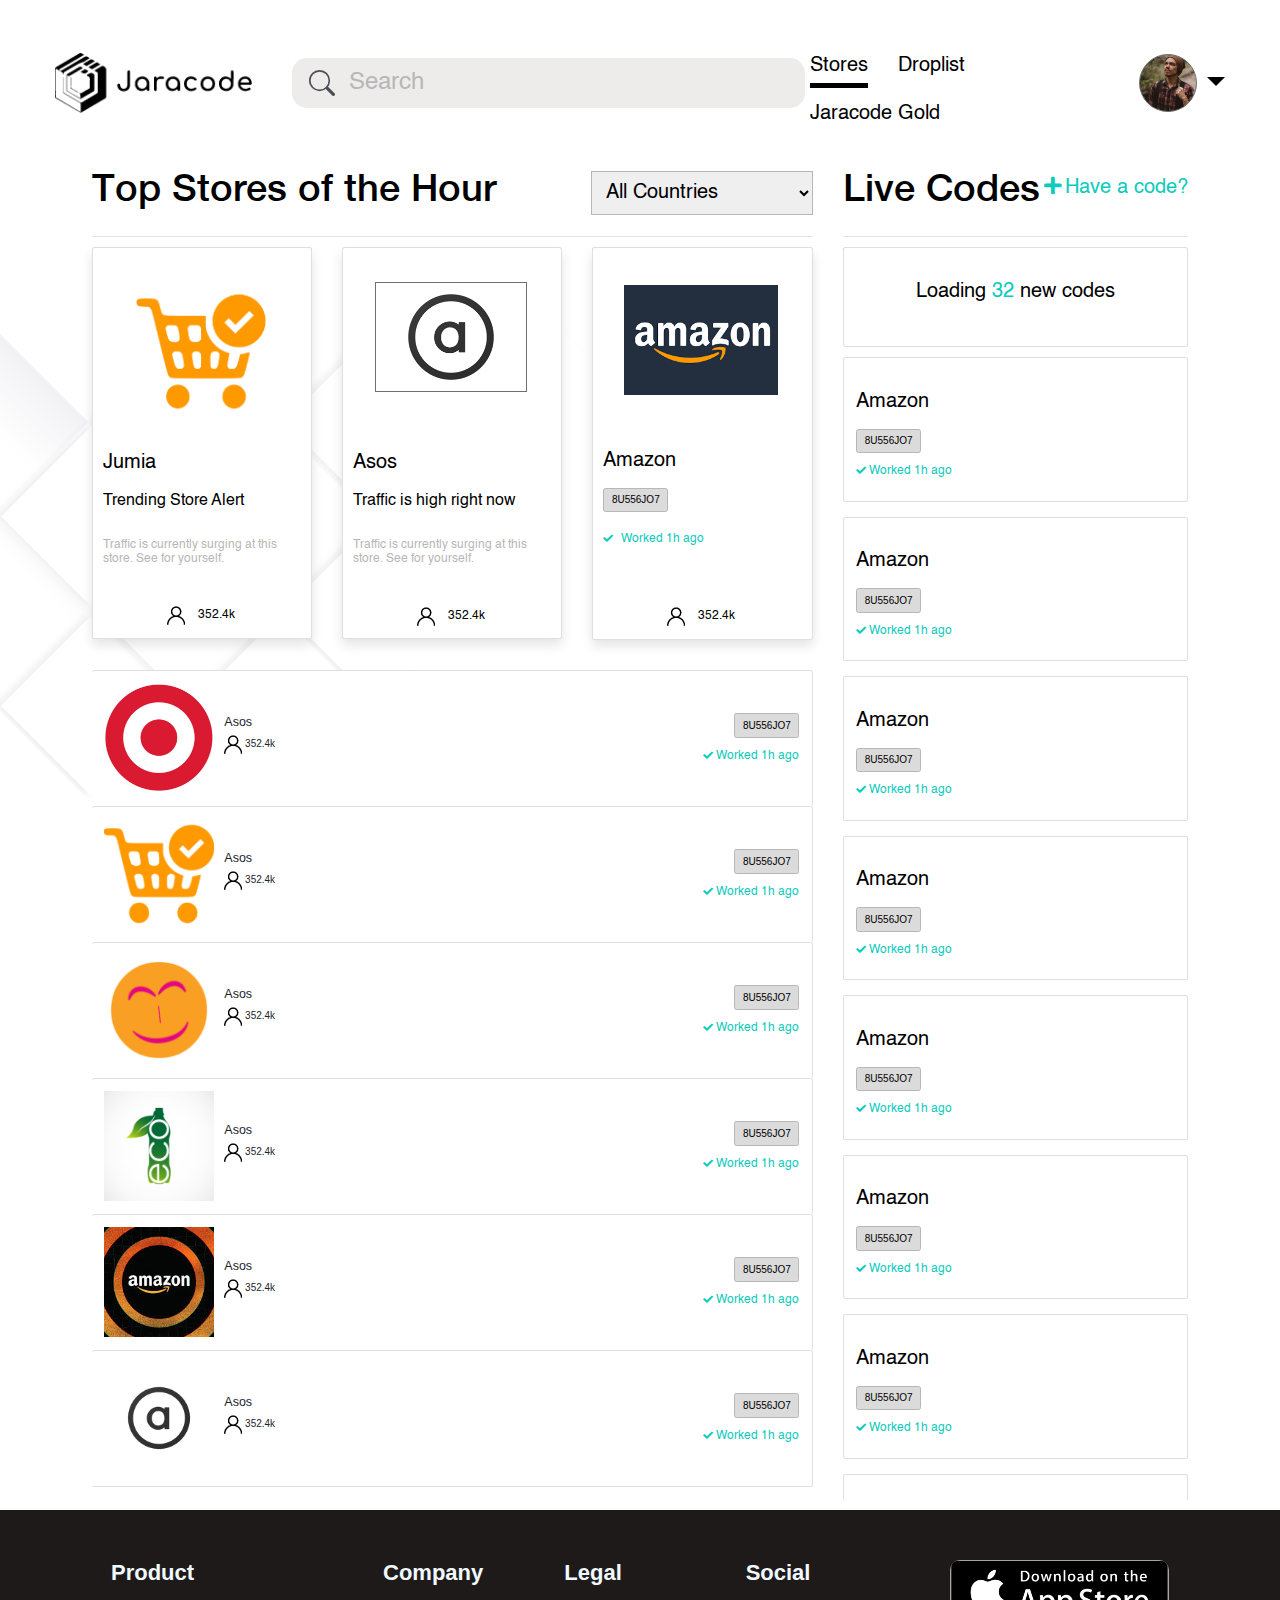
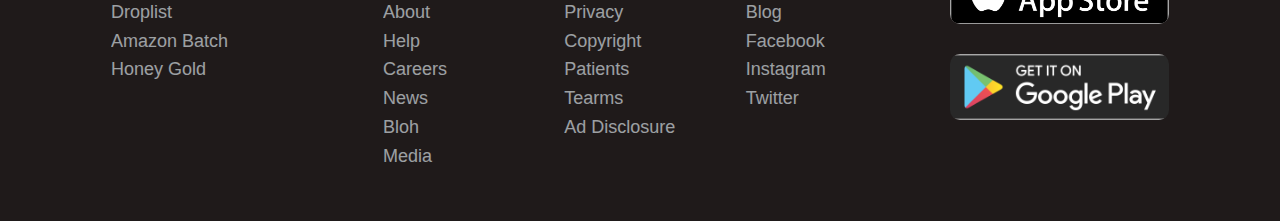
<file: 8.html>
<!DOCTYPE html>
<html>

<head>
  <meta charset="utf-8">
  <meta name="viewport" content="width=device-width, initial-scale=1.0, shrink-to-fit=no">
  <title>index</title>
  <link rel="stylesheet" href="assets/bootstrap/css/bootstrap.min.css">
  <link rel="stylesheet" href="assets/fonts/fontawesome-all.min.css">
  <link rel="stylesheet" href="assets/css/Footer-Dark.css">
    <link rel="stylesheet" href="assets/css/custom-font.css">
    <link rel="stylesheet" href="assets/css/head.css">
  <link rel="stylesheet" href="assets/css/styles.css">
  <link rel="stylesheet" href="assets/css/8.css">

</head>

<body>
  <header class="myhead">
    <div class="container-fluid p-5">
      <nav class="navbar navbar-light navbar-expand-lg">
        <div class="container-fluid"><a class="navbar-brand" href="#" data-toggle="modal" data-target="#exampleModal"><img class="img-fluid" src="assets/img/Group%202.png"></a>

          <div class="input-group ml-5">

            <div class="input-group-prepend">
              <span class="input-group-text">
                <svg class="bi bi-search" width="1em" height="1em" viewBox="0 0 16 16" fill="currentColor" xmlns="http://www.w3.org/2000/svg">
                  <path fill-rule="evenodd" d="M10.442 10.442a1 1 0 011.415 0l3.85 3.85a1 1 0 01-1.414 1.415l-3.85-3.85a1 1 0 010-1.415z" clip-rule="evenodd" />
                  <path fill-rule="evenodd" d="M6.5 12a5.5 5.5 0 100-11 5.5 5.5 0 000 11zM13 6.5a6.5 6.5 0 11-13 0 6.5 6.5 0 0113 0z" clip-rule="evenodd" />
                </svg>
              </span>

            </div>
            <input class="form-control" type="search" placeholder="Search">
          </div>

          <button data-toggle="collapse" class="navbar-toggler" data-target="#navcol-1">
            <span class="sr-only">Toggle navigation</span><span class="navbar-toggler-icon"></span>
          </button>

          <div class="collapse navbar-collapse d-xl-flex justify-content-xl-end" id="navcol-1">
            <ul class="nav navbar-nav mt-3">
              <li class="nav-item pt-2" role="presentation"><a class="nav-link active" href="#">Stores</a></li>
              <li class="nav-item pt-2" role="presentation"><a class="nav-link" href="#">Droplist</a></li>
              <li class="nav-item pt-2" role="presentation"><a class="nav-link" href="#">Jaracode Gold</a></li>


            </ul>

          </div>
          <img class="img-fluid d-inline-block" src="assets/img/Ellipse%2038.png">
          <div class="dropdown d-inline-block"><a class="dropdown-toggle d-inline-block" data-toggle="dropdown" aria-expanded="false" href="#"></a>
            <div class="dropdown-menu" role="menu"><a class="dropdown-item" role="presentation" href="#">First Item</a><a class="dropdown-item" role="presentation" href="#">Second Item</a><a class="dropdown-item" role="presentation" href="#">Third
                Item</a></div>

          </div>
        </div>
      </nav>
    </div>
  </header>

  <section class="main-area mb-3">
    <div class="container-fluid">
      <div class="row">
        <div class="col-xl-8 col-lg-8 left-top">
          <div>
            <div class="d-inline-block">
              <h2 class="d-inline-block">Top Stores of the Hour</h2>
            </div>
            <div class="d-inline-block mt-2 float-right">
              <select>
                <option value="" selected="">All Countries</option>
                <option value="13">USA</option>
                <option value="13">USA</option>
                <option value="13">Nigeria</option>
                <option value="13">Canada</option>
                <option value="13">Bangladesh</option>
                <option value="14">China</option>
                <option value="">Enter Country name</option>
                <option value="">Enter Country name</option>
                <option value="">Enter Country name</option>
                <option value="">Enter Country name</option>
                <option value="">Enter Country name</option>
                <option value="">Enter Country name</option>
                <option value="">Enter Country name</option>
                <option value="">Enter Country name</option>
                <option value="">Enter Country name</option>
                <option value="">Enter Country name</option>
                <option value="">Enter Country name</option>
                <option value="">Enter Country name</option>
                <option value="">Enter Country name</option>
                <option value="">Enter Country name</option>
                <option value="">Enter Country name</option>
                <option value="">Enter Country name</option>
                <option value="">Enter Country name</option>
                <option value="">Enter Country name</option>
                <option value="">Enter Country name</option>
                <option value="">Enter Country name</option>
                <option value="">Enter Country name</option>
                <option value="">Enter Country name</option>
                <option value="">Enter Country name</option>
                <option value="">Enter Country name</option>
              </select>
            </div>
            <option class="clearfix"></option>
            <hr>
          </div>
          <div class="row bottom-left mb-5">
            <div class="col-xl-4 col-lg-4">
              <div class="card">
                <div class="card-body item-1">
                  <div class="text-center"><img class="img-fluid pb-3" src="assets/img/use-cart.png"></div>
                  <h4>Jumia</h4>
                  <h5>Trending Store Alert</h5>
                  <p>Traffic is currently surging at this store. See for yourself.</p>
                  <div class="text-center xp"><img class="img-fluid d-inline-block mr-3" src="assets/img/Mask%20Group%2013.png">
                    <span class="d-inline-block pop">352.4k</span>
                  </div>
                </div>
              </div>
            </div>
            <div class="col-xl-4 col-lg-4">
              <div class="card">
                <div class="card-body item-2">
                  <div class="text-center mb-5"><img class="img-fluid pb-3" src="assets/img/a.png"></div>
                  <h4>Asos</h4>
                  <h5>Traffic is high right now</h5>
                  <p>Traffic is currently surging at this store. See for yourself.</p>
                  <div class="text-center xp"><img class="img-fluid d-inline-block mr-3" src="assets/img/Mask%20Group%2013.png">
                    <span class="d-inline-block pop">352.4k</span>
                  </div>
                </div>
              </div>
            </div>
            <div class="col-xl-4 col-lg-4">
              <div class="card">
                <div class="card-body item-3">
                  <div class="text-center mb-5"><img class="img-fluid pb-4" src="assets/img/download%20(1).png"></div>
                  <h4>Amazon</h4><button class="btn btn-secondary d-inline" type="button" data-toggle="modal" data-target="#exampleModal2">8U556JO7</button>
                  <div class="other-text"><i class="fas fa-check d-inline-block mr-2"></i>
                    <p class="d-inline-block">Worked 1h ago<br></p>
                  </div>
                  <div class="text-center xp"><img class="img-fluid d-inline-block mr-3" src="assets/img/Mask%20Group%2013.png">
                    <span class="d-inline-block pop">352.4k</span>
                  </div>
                </div>
              </div>
            </div>
          </div>
          <div class="row">
            <div class="col">
              <div class="card border-left-0 border-bottom-0">
                <div class="card-body">
                  <div class="row">
                    <div class="col">
                      <div class="media d-flex align-items-center"><img class="img-fluid mr-3" src="assets/img/target-icon-4.png">
                        <div class="media-body">
                          <h5>Asos</h5>
                          <div><img class="img-fluid d-inline-block" src="assets/img/Mask%20Group%2013.png">
                            <p class="d-inline-block">352.4k</p>
                          </div>
                        </div>
                      </div>
                    </div>
                    <div class="col d-flex flex-column justify-content-center align-items-end"><button class="btn btn-secondary d-inline" type="button" data-toggle="modal" data-target="#exampleModal2">8U556JO7</button>
                      <div class="other-text-2"><i class="fas fa-check d-inline-block"></i>
                        <p class="d-inline-block">Worked 1h ago<br></p>
                      </div>
                    </div>
                  </div>
                </div>
              </div>
            </div>
          </div>
          <div class="row">
            <div class="col">
              <div class="card border-left-0 border-bottom-0">
                <div class="card-body">
                  <div class="row">
                    <div class="col">
                      <div class="media d-flex align-items-center"><img class="img-fluid mr-3" src="assets/img/use-cart-sm.png">
                        <div class="media-body">
                          <h5>Asos</h5>
                          <div><img class="img-fluid d-inline-block" src="assets/img/Mask%20Group%2013.png">
                            <p class="d-inline-block">352.4k</p>
                          </div>
                        </div>
                      </div>
                    </div>
                    <div class="col d-flex flex-column justify-content-center align-items-end"><button class="btn btn-secondary d-inline" type="button" data-toggle="modal" data-target="#exampleModal2">8U556JO7</button>
                      <div class="other-text-2"><i class="fas fa-check d-inline-block"></i>
                        <p class="d-inline-block">Worked 1h ago<br></p>
                      </div>
                    </div>
                  </div>
                </div>
              </div>
            </div>
          </div>
          <div class="row">
            <div class="col">
              <div class="card border-left-0 border-bottom-0">
                <div class="card-body">
                  <div class="row">
                    <div class="col">
                      <div class="media d-flex align-items-center"><img class="img-fluid mr-3" src="assets/img/download.png">
                        <div class="media-body">
                          <h5>Asos</h5>
                          <div><img class="img-fluid d-inline-block" src="assets/img/Mask%20Group%2013.png">
                            <p class="d-inline-block">352.4k</p>
                          </div>
                        </div>
                      </div>
                    </div>
                    <div class="col d-flex flex-column justify-content-center align-items-end"><button class="btn btn-secondary d-inline" type="button" data-toggle="modal" data-target="#exampleModal2">8U556JO7</button>
                      <div class="other-text-2"><i class="fas fa-check d-inline-block"></i>
                        <p class="d-inline-block">Worked 1h ago<br></p>
                      </div>
                    </div>
                  </div>
                </div>
              </div>
            </div>
          </div>
          <div class="row">
            <div class="col">
              <div class="card border-left-0 border-bottom-0">
                <div class="card-body">
                  <div class="row">
                    <div class="col">
                      <div class="media d-flex align-items-center"><img class="img-fluid mr-3" src="assets/img/img.png">
                        <div class="media-body">
                          <h5>Asos</h5>
                          <div><img class="img-fluid d-inline-block" src="assets/img/Mask%20Group%2013.png">
                            <p class="d-inline-block">352.4k</p>
                          </div>
                        </div>
                      </div>
                    </div>
                    <div class="col d-flex flex-column justify-content-center align-items-end"><button class="btn btn-secondary d-inline" type="button" data-toggle="modal" data-target="#exampleModal2">8U556JO7</button>
                      <div class="other-text-2"><i class="fas fa-check d-inline-block"></i>
                        <p class="d-inline-block">Worked 1h ago<br></p>
                      </div>
                    </div>
                  </div>
                </div>
              </div>
            </div>
          </div>
          <div class="row">
            <div class="col">
              <div class="card border-left-0 border-bottom-0">
                <div class="card-body">
                  <div class="row">
                    <div class="col">
                      <div class="media d-flex align-items-center"><img class="img-fluid mr-3" src="assets/img/images.png">
                        <div class="media-body">
                          <h5>Asos</h5>
                          <div><img class="img-fluid d-inline-block" src="assets/img/Mask%20Group%2013.png">
                            <p class="d-inline-block">352.4k</p>
                          </div>
                        </div>
                      </div>
                    </div>
                    <div class="col d-flex flex-column justify-content-center align-items-end"><button class="btn btn-secondary d-inline" type="button" data-toggle="modal" data-target="#exampleModal2">8U556JO7</button>
                      <div class="other-text-2"><i class="fas fa-check d-inline-block"></i>
                        <p class="d-inline-block">Worked 1h ago<br></p>
                      </div>
                    </div>
                  </div>
                </div>
              </div>
            </div>
          </div>
          <div class="row">
            <div class="col">
              <div class="card border-left-0">
                <div class="card-body">
                  <div class="row">
                    <div class="col">
                      <div class="media d-flex align-items-center"><img class="img-fluid mr-3" src="assets/img/422150_preview.png">
                        <div class="media-body">
                          <h5>Asos</h5>
                          <div><img class="img-fluid d-inline-block" src="assets/img/Mask%20Group%2013.png">
                            <p class="d-inline-block">352.4k</p>
                          </div>
                        </div>
                      </div>
                    </div>
                    <div class="col d-flex flex-column justify-content-center align-items-end"><button class="btn btn-secondary d-inline" type="button" data-toggle="modal" data-target="#exampleModal2">8U556JO7</button>
                      <div class="other-text-2"><i class="fas fa-check d-inline-block"></i>
                        <p class="d-inline-block">Worked 1h ago<br></p>
                      </div>
                    </div>
                  </div>
                </div>
              </div>
            </div>
          </div>
        </div>
        <div class="col-xl-4 col-lg-4 right-top">
          <div class="row">
            <div class="col">
              <div class="top">
                <div class="d-inline-block">
                  <h2 class="d-inline-block">Live Codes</h2>
                </div>
                <div class="d-inline-block float-right h-code"><i class="fas fa-plus d-inline-block"></i>
                  <a href="#" class="d-inline-block">Have a code?</a>
                </div>
              </div>
              <hr>
              <div class="card load my-3">
                <div class="card-body">
                  <p class="text-center">Loading <span style="color:#0BCBBC;">32</span> new codes</p>
                </div>
              </div>
              <div class="card mb-4">
                <div class="card-body">
                  <h4>Amazon</h4><button class="btn btn-secondary d-inline" type="button" data-toggle="modal" data-target="#exampleModal2">8U556JO7</button>
                  <div class="other-text-2"><i class="fas fa-check d-inline-block"></i>
                    <p class="d-inline-block">Worked 1h ago<br></p>
                  </div>
                </div>
              </div>
              <div class="card mb-4">
                <div class="card-body">
                  <h4>Amazon</h4><button class="btn btn-secondary d-inline" type="button" data-toggle="modal" data-target="#exampleModal2">8U556JO7</button>
                  <div class="other-text-2"><i class="fas fa-check d-inline-block"></i>
                    <p class="d-inline-block">Worked 1h ago<br></p>
                  </div>
                </div>
              </div>
              <div class="card mb-4">
                <div class="card-body">
                  <h4>Amazon</h4><button class="btn btn-secondary d-inline" type="button" data-toggle="modal" data-target="#exampleModal2">8U556JO7</button>
                  <div class="other-text-2"><i class="fas fa-check d-inline-block"></i>
                    <p class="d-inline-block">Worked 1h ago<br></p>
                  </div>
                </div>
              </div>
              <div class="card mb-4">
                <div class="card-body">
                  <h4>Amazon</h4><button class="btn btn-secondary d-inline" type="button" data-toggle="modal" data-target="#exampleModal2">8U556JO7</button>
                  <div class="other-text-2"><i class="fas fa-check d-inline-block"></i>
                    <p class="d-inline-block">Worked 1h ago<br></p>
                  </div>
                </div>
              </div>
              <div class="card mb-4">
                <div class="card-body">
                  <h4>Amazon</h4><button class="btn btn-secondary d-inline" type="button" data-toggle="modal" data-target="#exampleModal2">8U556JO7</button>
                  <div class="other-text-2"><i class="fas fa-check d-inline-block"></i>
                    <p class="d-inline-block">Worked 1h ago<br></p>
                  </div>
                </div>
              </div>
              <div class="card mb-4">
                <div class="card-body">
                  <h4>Amazon</h4><button class="btn btn-secondary d-inline" type="button" data-toggle="modal" data-target="#exampleModal2">8U556JO7</button>
                  <div class="other-text-2"><i class="fas fa-check d-inline-block"></i>
                    <p class="d-inline-block">Worked 1h ago<br></p>
                  </div>
                </div>
              </div>
              <div class="card mb-4">
                <div class="card-body">
                  <h4>Amazon</h4><button class="btn btn-secondary d-inline" type="button" data-toggle="modal" data-target="#exampleModal2">8U556JO7</button>
                  <div class="other-text-2"><i class="fas fa-check d-inline-block"></i>
                    <p class="d-inline-block">Worked 1h ago<br></p>
                  </div>
                </div>
              </div>
              <div class="card border-bottom-0">
                <div class="card-body">

                </div>
              </div>
            </div>
          </div>
        </div>
      </div>
    </div>
  </section>
  <div class="footer-dark">
    <footer>
      <div class="container-fluid">
        <div class="row">
          <div class="col-sm-3 col-lg-3 col-xl-3 item">
            <h3><strong>Product</strong><br></h3>
            <ul>
              <li><a href="#">Droplist</a></li>
              <li><a href="#">Amazon Batch</a></li>
              <li><a href="#">Honey Gold</a></li>
            </ul>
          </div>
          <div class="col-sm-3 col-lg-2 col-xl-2 item">
            <h3>Company</h3>
            <ul>
              <li><a href="#">About</a></li>
              <li><a href="#">Help</a></li>
              <li><a href="#">Careers</a></li>
              <li><a href="#">News</a></li>
              <li><a href="#">Bloh</a></li>
              <li><a href="#">Media</a></li>
            </ul>
          </div>
          <div class="col-sm-3 col-lg-2 col-xl-2 item">
            <h3>Legal</h3>
            <ul>
              <li><a href="#">Privacy</a></li>
              <li><a href="#">Copyright</a></li>
              <li><a href="#">Patients</a></li>
              <li><a href="#">Tearms</a></li>
              <li><a href="#">Ad Disclosure</a></li>
            </ul>
          </div>
          <div class="col-sm-3 col-lg-2 col-xl-2 item">
            <h3>Social</h3>
            <ul>
              <li><a href="#">Blog</a></li>
              <li><a href="#">Facebook</a></li>
              <li><a href="#">Instagram</a></li>
              <li><a href="#">Twitter</a></li>
            </ul>
          </div>
          <div class="col-sm-6 col-lg-3 col-xl-3 item">
            <div class="text-right mb-5"><a href="#"><img class="img-fluid" src="assets/img/app-store.png"></a></div>
            <div class="text-right "><a href="#"><img class="img-fluid" src="assets/img/play-store.png"></a></div>
          </div>
        </div>
      </div>
    </footer>
  </div>


  
    <!-- Modal -->
    <div class="modal fade" id="exampleModal" tabindex="-1" role="dialog" aria-labelledby="exampleModalLabel"
        aria-hidden="true">
        <div class="modal-dialog" role="document">
            <div class="modal-content">
                <div class="d-block">
                    <button type="button" class="close" data-dismiss="modal" aria-label="Close">
                        <span aria-hidden="true">&times;</span>
                      </button>
                </div>
                <div class="modal-header">
                   
                    <h5 class="modal-title" id="exampleModalLabel">Log in to Honey with</h5>

                </div>
                <div class="modal-body">
                    <form action="" class="form">
                        <div class="input-group mb-3">
                            <input type="email" class="form-control" placeholder="Email">
                        </div>
                        <div class="input-group mb-3">
                            <input type="password" class="form-control" placeholder="Password">
                        </div>
                        <div class="progress">
                            <div class="progress-bar" role="progressbar" aria-valuenow="0" aria-valuemin="0"
                                aria-valuemax="100"></div>
                        </div>
                        <ul class="must-need">
                            <li>Uppercase and Lowercase letters</li>
                            <li>More than 8 characters</li>
                            <li>Contain a number or symbol</li>
                        </ul>
                        <div class="input-group">
                            <button type="submit" value="submit" class="form-control btn btn-secondary">Log in with
                                Email</button>
                        </div>
                    </form>
                    <p class="lead">Prorecred by reCAPTCHA and Google's Privacy and Terms.</p>
                    <a href="#" class="text-dark">Forget password?</a>
                    <a href="#" class="text-dark"><i class="fas fa-arrow-left"></i></a>
                    <div class="d-block"><p>Not a member</p> <a href="#">Join Jaracode</a></div>
                </div>
                
            </div>
        </div>
    </div>


  <!-- Modal -->
  <div class="modal modal-2 fade" id="exampleModal2" tabindex="-1" role="dialog" aria-labelledby="exampleModalLabel" aria-hidden="true">
    <div class="modal-dialog" role="document">
      <div class="modal-content">
        
        <div class="modal-body">
         <h5 class="text-center modal-title mb-4">Extra $20 off Microsoft Office</h5>

         <div class="input-group mb-3">
            <input type="text" class="form-control" placeholder="Recipient's username" aria-label="Recipient's username" aria-describedby="basic-addon2">
            <div class="input-group-append">
              <a href="#" class="input-group-text m-0" id="basic-addon2">Copy</a>
            </div>
          </div>
          <p class=" rsm text-center">Copy the code above and paste at checkout</p>
        </div>
        <div class="modal-foot">
            <br> &nbsp;
        </div>
      </div>
    </div>
  </div>


  <script src="assets/js/jquery.min.js"></script>
  <script src="assets/bootstrap/js/bootstrap.min.js"></script>
</body>

</html>
</file>
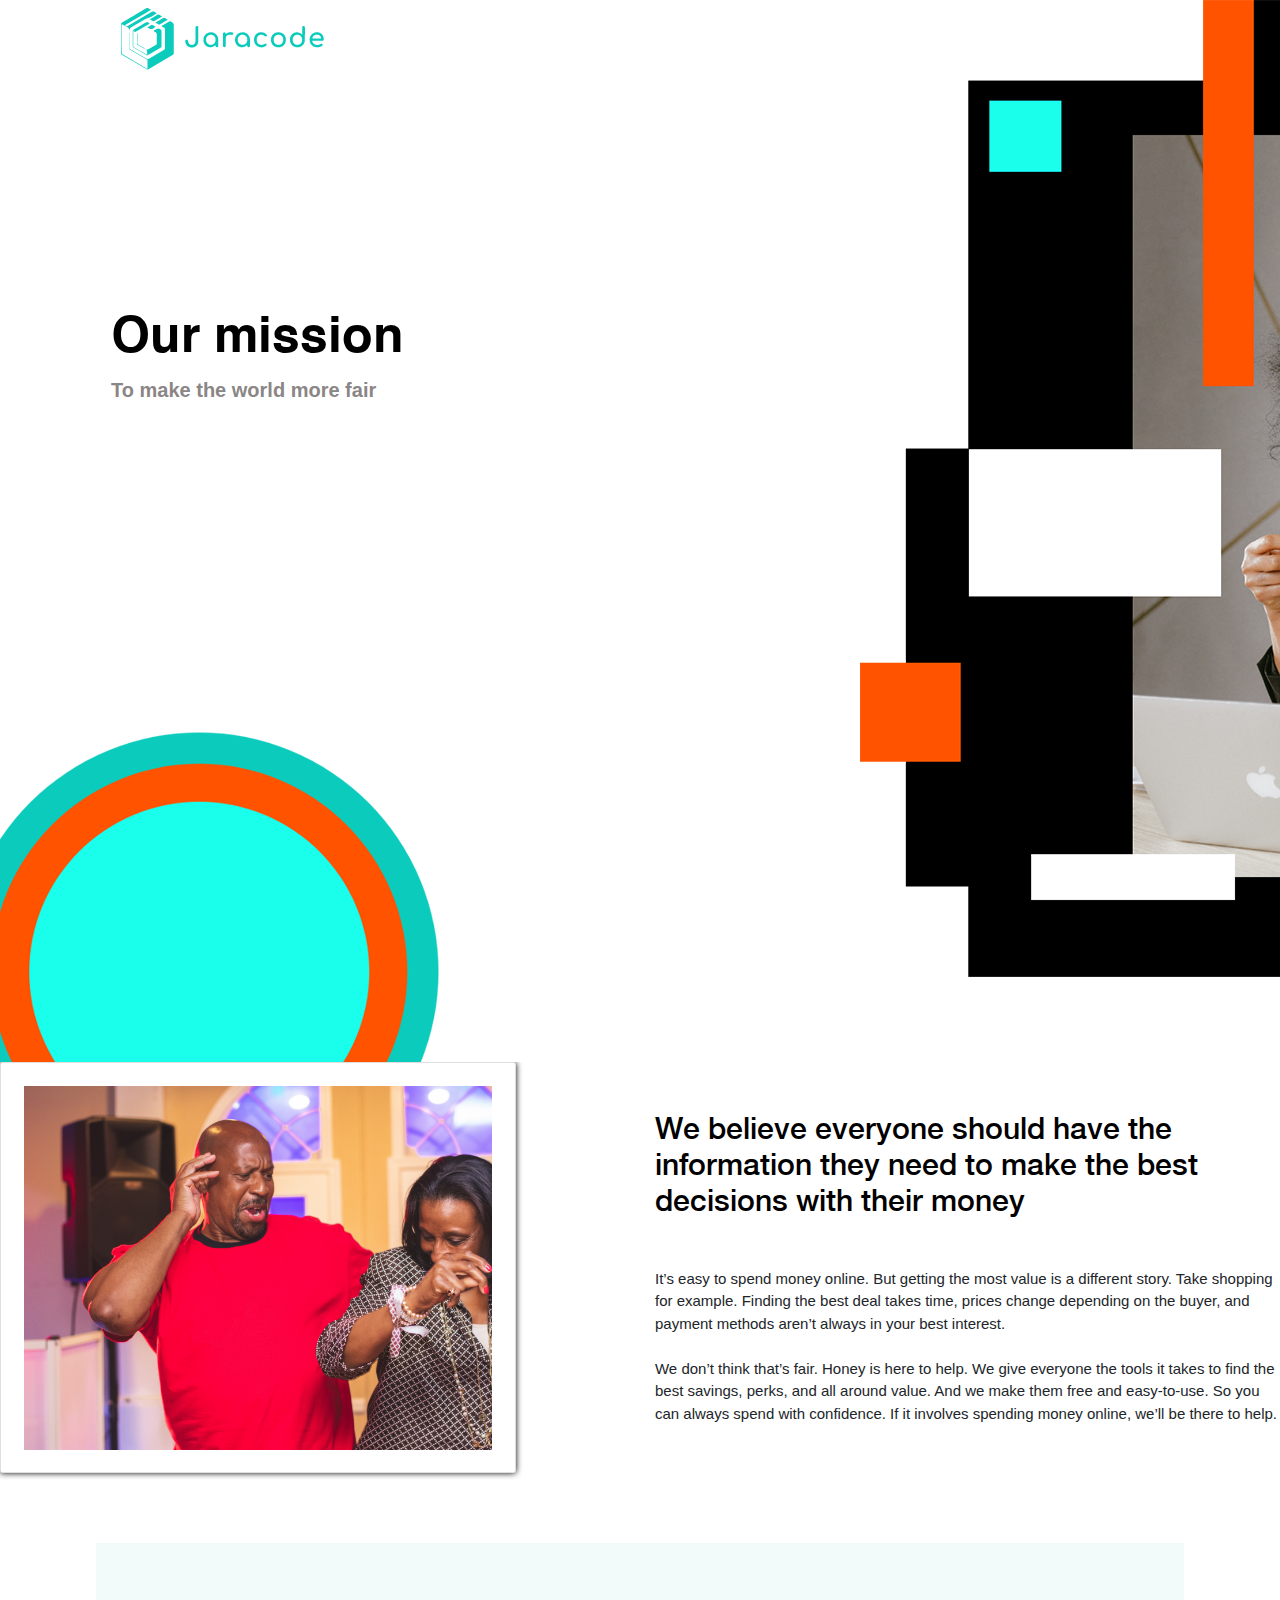
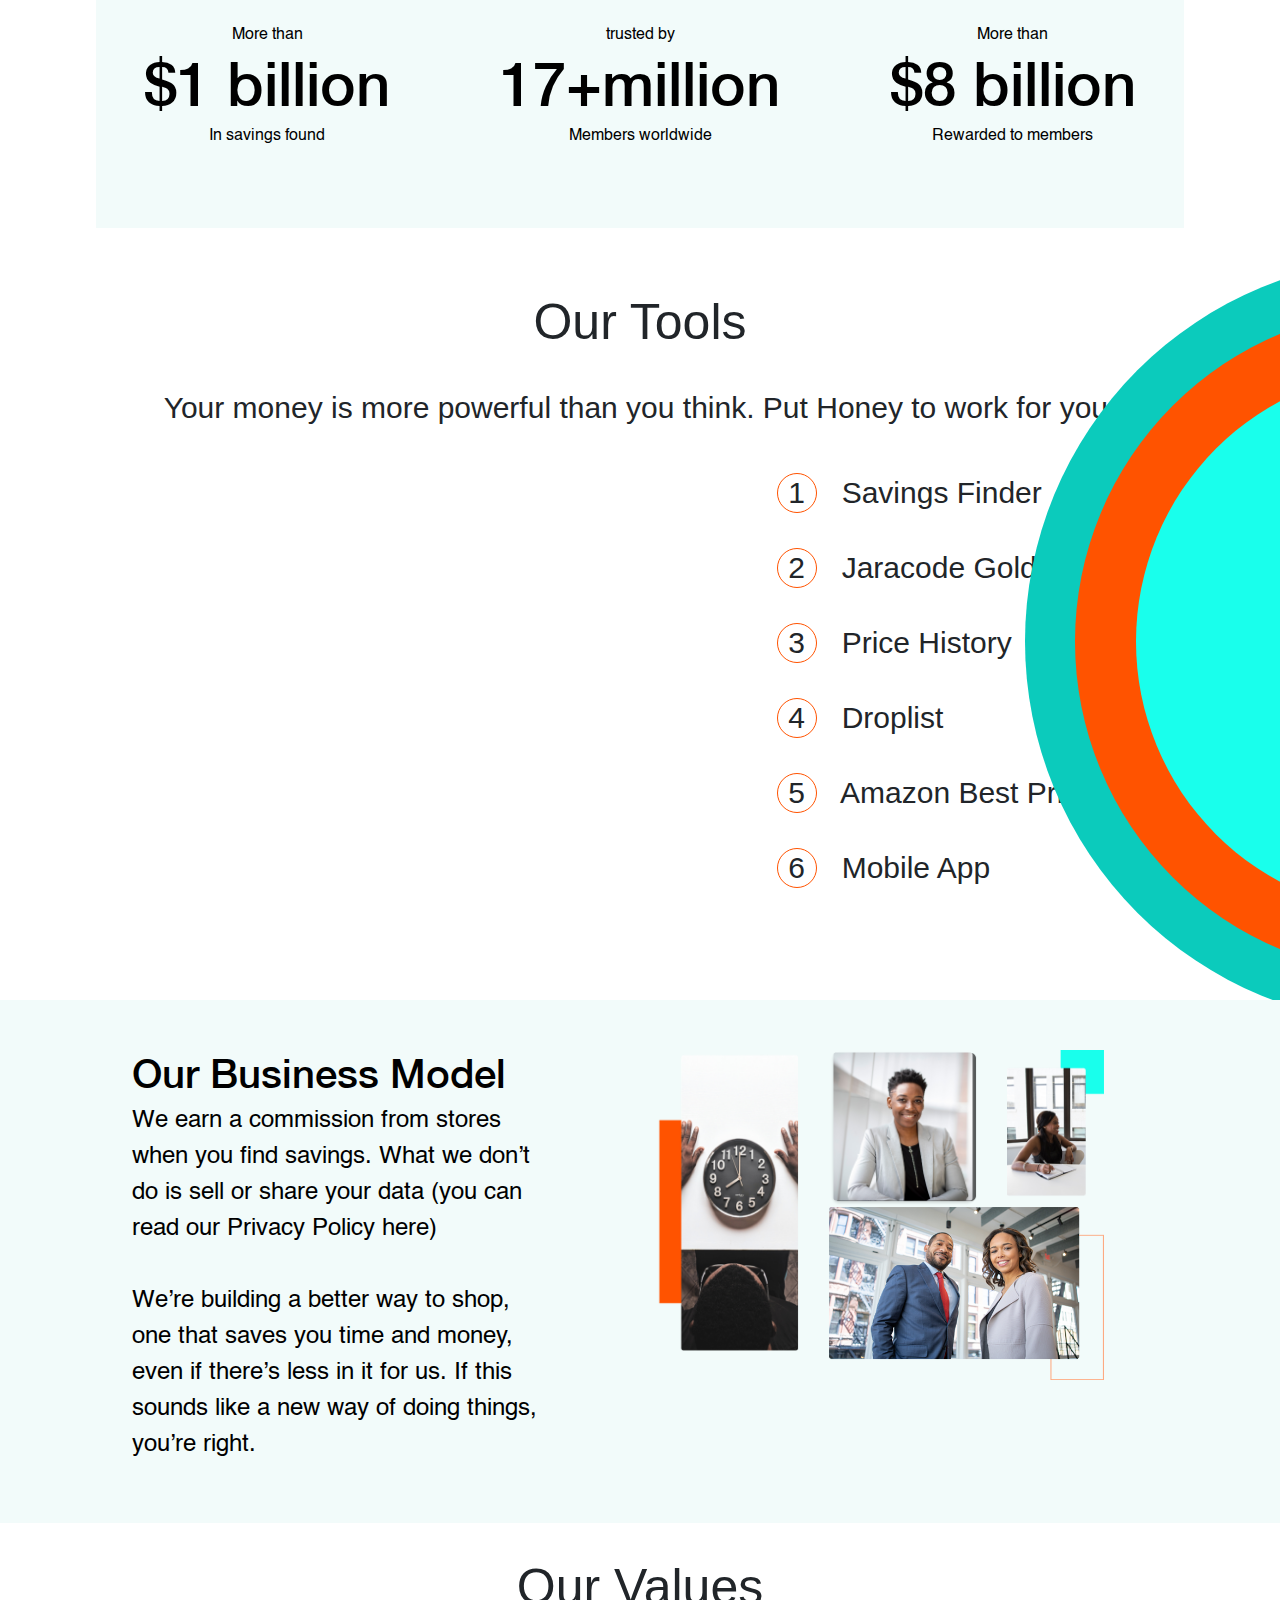
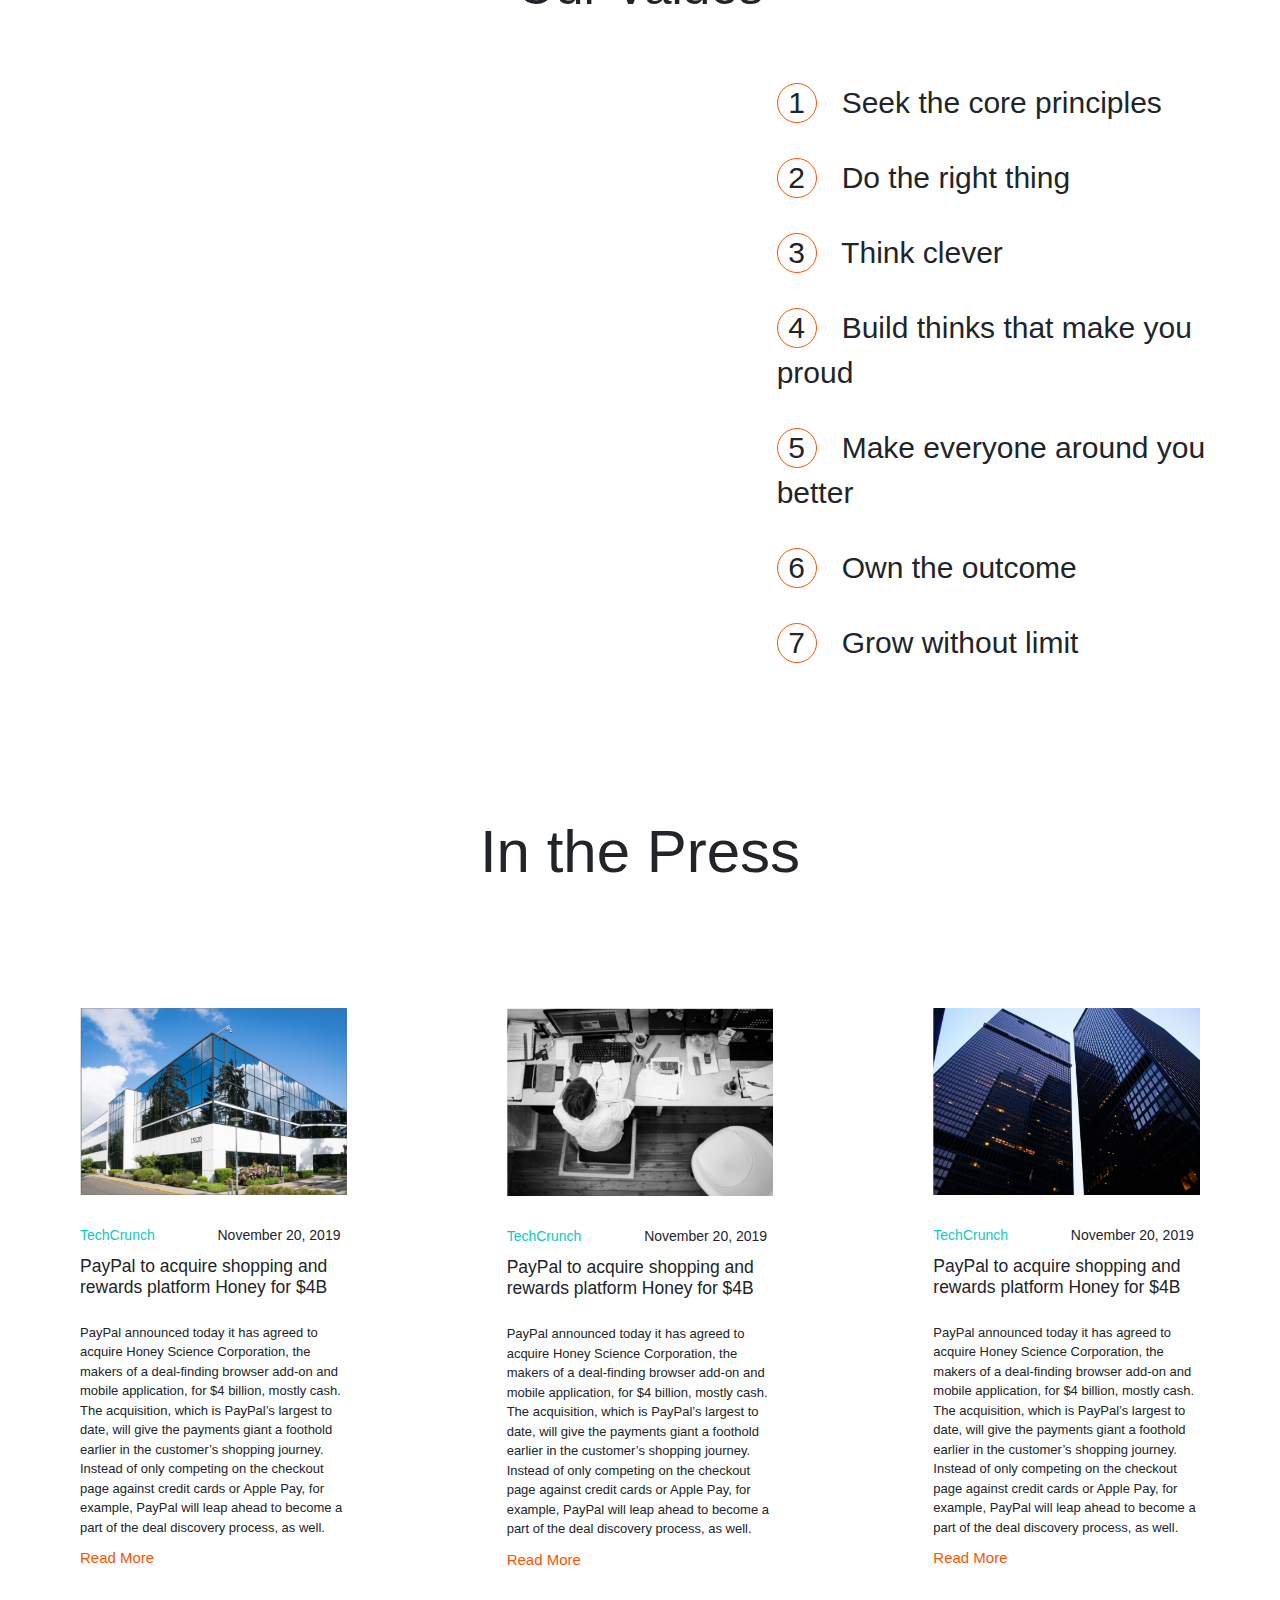
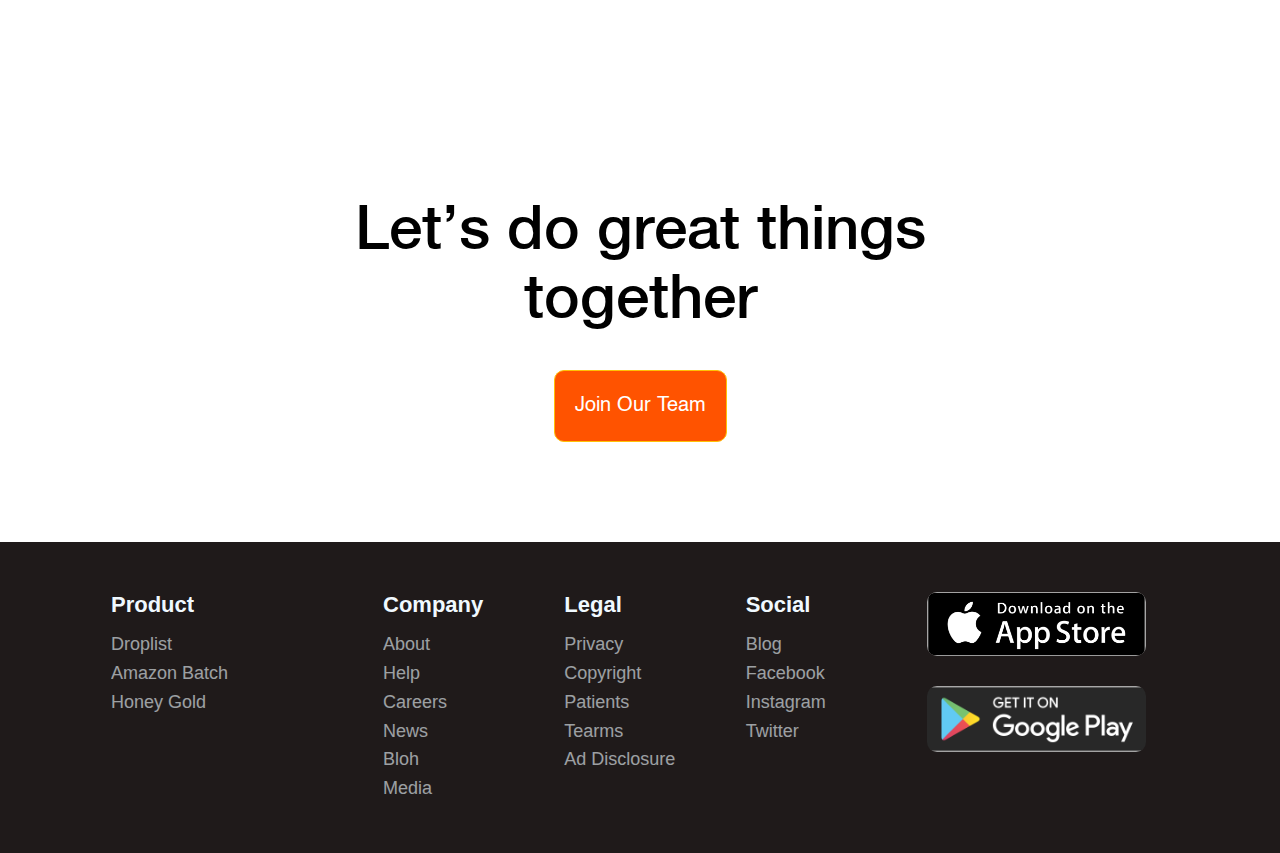
<file: about.html>
<!DOCTYPE html>
<html>

<head>
  <meta charset="utf-8">
  <meta name="viewport" content="width=device-width, initial-scale=1.0, shrink-to-fit=no">
  <title>index</title>
  <link rel="stylesheet" href="assets/bootstrap/css/bootstrap.min.css">
  <link rel="stylesheet" href="assets/fonts/fontawesome-all.min.css">
  <link rel="stylesheet" href="assets/css/normalize.css">
  <link rel="stylesheet" href="assets/css/custom-font.css">
  <link rel="stylesheet" href="assets/css/Footer-Dark.css">
  <link rel="stylesheet" href="assets/css/styles.css">
  <link rel="stylesheet" href="assets/css/about.css">
  <link rel="stylesheet" href="assets/css/responsive.css">
</head>

<body>
  <header class="header" id="header">
    <div class="container-fluid">
      <nav class="navbar navbar-light">
        <a class="navbar-brand" href="#" data-toggle="modal" data-target="#exampleModal">
          <img class="img-fluid" src="assets/img/logo.png">
        </a>
        <ul class="nav">
          <li class="nav-item d-inline" role="presentation"><a class="nav-link text-white" href="#">Login</a></li>
        </ul>
      </nav>
      <div class="row top-row">
        <div class="col-xl-6 col-md-6">
          <h1>Our mission</h1>
          <h6>To make the world more fair</h6>
        </div>
        <div class="col-xl-6"></div>
      </div>
    </div>
  </header>
  <section class="how-works mb-5 pb-5">
    <div class="wrap overflow-hidden">
      <div class="row">
        <div class="col-xl-5 col-md-5">

        <div class="card need-s">
         <div class="card-body">
            <img src="assets/img/nnn.png" alt="logo" class="img-fluid">
          </div>
        </div>

      </div>
        <div class="col-xl-1 col-md-1"></div>
        <div class="col-xl-6 col-md-6 d-flex flex-column justify-content-center text-sec text-left">
          <h3 class="">We believe everyone should have the information they need to make the best decisions with their money</h3>
<p>It’s easy to spend money online. But getting the most value is a different story. Take shopping for example. Finding the best deal takes time, prices change depending on the buyer, and payment methods aren’t always in your best interest. <br> <br>

We don’t think that’s fair.
Honey is here to help. We give everyone the tools it takes to find the best savings, perks, and all around value. And we make them free and easy-to-use. So you can always spend with confidence.
If it involves spending money online, we’ll be there to help.</p>

        </div>
      </div>
    </div>
  </section>


    <section class="clients my-5">
      <div class="container-fluid">
        <div class="row p-0 text-center">

          <div class="col">
            <p>More than</p>
            <h2>$1 billion</h2>
            <p>In savings found</p>
          </div>
          <div class="col">
            <p>trusted by</p>
            <h2>17+million</h2>
            <p>Members worldwide</p>
          </div>
          <div class="col">
            <p>More than</p>
            <h2>$8 billion</h2>
            <p>Rewarded to members</p>
          </div>
        </div>
      </div>
    </section>




    <section class="tools overflow-hidden">
      <div class="container-fluid">
        <div class="text-center">
            <h1>Our Tools</h1>
            <p>Your money is more powerful than you think. Put Honey to work for you.</p>
        </div>
        <div class="row">
          <div class="col-md-7 col-lg-7"> &nbsp;</div>


          <div class="col-md-5 col-lg-5 p-5">

          <p><span class="need-br">1</span> &nbsp; Savings Finder</p>
          <p><span class="need-br">2</span> &nbsp; Jaracode Gold</p>
          <p><span class="need-br">3</span> &nbsp; Price History</p>
          <p><span class="need-br">4</span> &nbsp; Droplist</p>
          <p><span class="need-br">5</span> &nbsp; Amazon Best Price</p>
          <p><span class="need-br">6</span> &nbsp; Mobile App</p>

          </div>
        </div>
      </div>
      <img src="assets/img/first-bg.png" alt="" class="img-fluid">
    </section>









  <section class="retailers">
    <div class="container-fluid">
      <div class="row">
        <div class="col-xl-5 col-md-5 d-flex flex-column justify-content-center text-area">
          <h2>Our Business Model</h2>
          <p>We earn a commission from stores when you find savings. What we don’t do is sell or share your data (you can read our Privacy Policy here) <br><br>

We’re building a better way to shop, one that saves you time and money, even if there’s less in it for us. If this sounds like a new way of doing things, you’re right.</p>
        </div>
        <div class="col-xl-1 col-md-1"></div>
        <div class="col-xl-6 col-md-6 image-area">
          <div class="row">
            <div class="col-xl-4 col-md-4">
              <img class="img-fluid" src="assets/img/fd-1.png">
            </div>
            <div class="col-xl-7 col-md-7">
              <div class="row">
                <div class="col hov-img">
                    <img class="img-fluid" src="assets/img/fd-2.png">
                </div>
                <div class="col-xl-5 col-md-5  hov-img">
                    <img class="img-fluid" src="assets/img/fd-3.png">

                </div>
              </div>
              <div class=" hov-img">
                  <img class="img-fluid" src="assets/img/fd-4.png">

              </div>
            </div>
          </div>
        </div>
      </div>
    </div>
  </section>






<section class="tools overflow-hidden">
  <div class="container-fluid">
    <div class="text-center">
        <h1>Our Values</h1>

    </div>
    <div class="row">
      <div class="col-md-7 col-lg-7"> &nbsp;</div>


      <div class="col-md-5 col-lg-5 p-5">

      <p><span class="need-br">1</span> &nbsp; Seek the core principles</p>
      <p><span class="need-br">2</span> &nbsp; Do the right thing</p>
      <p><span class="need-br">3</span> &nbsp; Think clever</p>
      <p><span class="need-br">4</span> &nbsp; Build thinks that make you proud</p>
      <p><span class="need-br">5</span> &nbsp; Make everyone around you better</p>
      <p><span class="need-br">6</span> &nbsp; Own the outcome</p>
      <p><span class="need-br">7</span> &nbsp; Grow without limit</p>

      </div>
    </div>
  </div>
</section>




<section class="press">
  <div class="container-fluid">
    <div class="text-center">
      <h1>In the Press</h1>
    </div>

    <div class="row">
      <div class="col-md-4 col-lg-4 p-need">
        <div class="card p-0 border-0">
          <div class="card-body p-0 ">
            <img src="assets/img/b-1.png" alt="b" class="img-fluid">
            <div class="d-block pt-5">
              <div class=" d-inline-block mr-5">
                <a href="#">TechCrunch</a>
              </div>
              <div class=" d-inline-block ml-5">
                <p>November 20, 2019</p>
              </div>
            </div>
            <div class="h3">
              PayPal to acquire shopping and rewards platform Honey for $4B
            </div>
            <p class="need-ls">PayPal announced today it has agreed to acquire Honey Science Corporation, the makers of a deal-finding browser add-on and mobile application, for $4 billion, mostly cash. The acquisition, which is PayPal’s largest to date, will give the payments giant a foothold earlier in the customer’s shopping journey. Instead of only competing on the checkout page against credit cards or Apple Pay, for example, PayPal will leap ahead to become a part of the deal discovery process, as well.</p>
            <a class="read-m" href="#">Read More</a>
          </div>
        </div>
      </div>
      <div class="col-md-4 col-lg-4 p-need">
        <div class="card p-0 border-0">
          <div class="card-body p-0 ">
            <img src="assets/img/b-2.png" alt="b" class="img-fluid">
            <div class="d-block pt-5">
              <div class=" d-inline-block mr-5">
                <a href="#">TechCrunch</a>
              </div>
              <div class=" d-inline-block ml-5">
                <p>November 20, 2019</p>
              </div>
            </div>
            <div class="h3">
              PayPal to acquire shopping and rewards platform Honey for $4B
            </div>
            <p class="need-ls">PayPal announced today it has agreed to acquire Honey Science Corporation, the makers of a deal-finding browser add-on and mobile application, for $4 billion, mostly cash. The acquisition, which is PayPal’s largest to date, will give the payments giant a foothold earlier in the customer’s shopping journey. Instead of only competing on the checkout page against credit cards or Apple Pay, for example, PayPal will leap ahead to become a part of the deal discovery process, as well.</p>
            <a class="read-m" href="#">Read More</a>
          </div>
        </div>
      </div>
      <div class="col-md-4 col-lg-4 p-need">
        <div class="card p-0 border-0">
          <div class="card-body p-0 ">
            <img src="assets/img/b-3.png" alt="b" class="img-fluid">
            <div class="d-block pt-5">
              <div class=" d-inline-block mr-5">
                <a href="#">TechCrunch</a>
              </div>
              <div class=" d-inline-block ml-5">
                <p>November 20, 2019</p>
              </div>
            </div>
            <div class="h3">
              PayPal to acquire shopping and rewards platform Honey for $4B
            </div>
            <p class="need-ls">PayPal announced today it has agreed to acquire Honey Science Corporation, the makers of a deal-finding browser add-on and mobile application, for $4 billion, mostly cash. The acquisition, which is PayPal’s largest to date, will give the payments giant a foothold earlier in the customer’s shopping journey. Instead of only competing on the checkout page against credit cards or Apple Pay, for example, PayPal will leap ahead to become a part of the deal discovery process, as well.</p>
            <a class="read-m" href="#">Read More</a>
          </div>
        </div>
      </div>


    </div>
  </div>
</section>





























  <section class="chrome">
    <div class="container-fluid d-flex flex-column justify-content-center align-items-center">
      <h1 class="text-center mx-auto w-75">Let’s do great things together</h1>
      <button class="btn btn-warning" type="button">Join Our Team</button>
    </div>
  </section>

  <div class="footer-dark">
    <footer>
      <div class="container-fluid">
        <div class="row">
          <div class="col-sm-3 col-md-3 col-xl-3 item">
            <h3><strong>Product</strong><br></h3>
            <ul>
              <li><a href="#">Droplist</a></li>
              <li><a href="#">Amazon Batch</a></li>
              <li><a href="#">Honey Gold</a></li>
            </ul>
          </div>
          <div class="col-sm-3 col-md-2 col-xl-2 item">
            <h3>Company</h3>
            <ul>
              <li><a href="#">About</a></li>
              <li><a href="#">Help</a></li>
              <li><a href="#">Careers</a></li>
              <li><a href="#">News</a></li>
              <li><a href="#">Bloh</a></li>
              <li><a href="#">Media</a></li>
            </ul>
          </div>
          <div class="col-sm-3 col-md-2 col-xl-2 item">
            <h3>Legal</h3>
            <ul>
              <li><a href="#">Privacy</a></li>
              <li><a href="#">Copyright</a></li>
              <li><a href="#">Patients</a></li>
              <li><a href="#">Tearms</a></li>
              <li><a href="#">Ad Disclosure</a></li>
            </ul>
          </div>
          <div class="col-sm-3 col-md-2 col-xl-2 item">
            <h3>Social</h3>
            <ul>
              <li><a href="#">Blog</a></li>
              <li><a href="#">Facebook</a></li>
              <li><a href="#">Instagram</a></li>
              <li><a href="#">Twitter</a></li>
            </ul>
          </div>
          <div class="col-sm-6 col-md-3 col-xl-3 item">
            <div class="text-right text-sm-left mb-5"><a href="#"><img class="img-fluid" src="assets/img/app-store.png"></a></div>
            <div class="text-right text-sm-left"><a href="#"><img class="img-fluid" src="assets/img/play-store.png"></a></div>
          </div>
        </div>
      </div>
    </footer>
  </div>

  
     <!-- Modal -->
     <div class="modal fade" id="exampleModal" tabindex="-1" role="dialog" aria-labelledby="exampleModalLabel"
     aria-hidden="true">
     <div class="modal-dialog" role="document">
         <div class="modal-content">
             <div class="d-block">
                 <button type="button" class="close" data-dismiss="modal" aria-label="Close">
                     <span aria-hidden="true">&times;</span>
                   </button>
             </div>
             <div class="modal-header">
                
                 <h5 class="modal-title" id="exampleModalLabel">Log in to Honey with</h5>

             </div>
             <div class="modal-body">
                 <form action="" class="form">
                     <div class="input-group mb-3">
                         <input type="email" class="form-control" placeholder="Email">
                     </div>
                     <div class="input-group mb-3">
                         <input type="password" class="form-control" placeholder="Password">
                     </div>
                     <div class="progress">
                         <div class="progress-bar" role="progressbar" aria-valuenow="0" aria-valuemin="0"
                             aria-valuemax="100"></div>
                     </div>
                     <ul class="must-need">
                         <li>Uppercase and Lowercase letters</li>
                         <li>More than 8 characters</li>
                         <li>Contain a number or symbol</li>
                     </ul>
                     <div class="input-group">
                         <button type="submit" value="submit" class="form-control btn btn-secondary">Log in with
                             Email</button>
                     </div>
                 </form>
                 <p class="lead">Prorecred by reCAPTCHA and Google's Privacy and Terms.</p>
                 <a href="#" class="text-dark">Forget password?</a>
                 <a href="#" class="text-dark"><i class="fas fa-arrow-left"></i></a>
                 <div class="d-block"><p>Not a member</p> <a href="#">Join Jaracode</a></div>
             </div>
             
         </div>
     </div>
 </div>


  <script src="assets/js/jquery.min.js"></script>
  <script src="assets/bootstrap/js/bootstrap.min.js"></script>
</body>

</html>
</file>
<file: assets/css/custom-font.css>
/* =================== */
 /* custom font install */
 /* =================== */

/* poppins */
<style>
@import url('https://fonts.googleapis.com/css2?family=Poppins:wght@400;700&display=swap');
</style>

 /*  helvetica */
 @font-face {
   font-family: 'Helvetica';
   src: url('../fonts/type-font/Helvetica.eot');
   /* IE9 Compat Modes */
   src: url('../fonts/type-font/Helvetica.eot?#iefix') format('embedded-opentype'),
     /* IE6-IE8 */
     url('../fonts/type-font/Helvetica.woff2') format('woff2'),
     /* Super Modern Browsers */
     url('../fonts/type-font/Helvetica.woff') format('woff'),
     /* Pretty Modern Browsers */
     url('../fonts/type-font/Helvetica.ttf') format('truetype'),
     /* Safari, Android, iOS */
     url('../fonts/type-font/Helvetica.svg#Helvetica') format('svg');
   /* Legacy iOS */
 }

 /*  helvetica Bold */
 @font-face {
   font-family: 'HelveticaBold';
   src: url('../fonts/type-font/HelveticaBold.eot');
   /* IE9 Compat Modes */
   src: url('../fonts/type-font/HelveticaBold.eot?#iefix') format('embedded-opentype'),
     /* IE6-IE8 */
     url('../fonts/type-font/HelveticaBold.woff2') format('woff2'),
     /* Super Modern Browsers */
     url('../fonts/type-font/HelveticaBold.woff') format('woff'),
     /* Pretty Modern Browsers */
     url('../fonts/type-font/HelveticaBold.ttf') format('truetype'),
     /* Safari, Android, iOS */
     url('../fonts/type-font/HelveticaBold.svg#HelveticaBold') format('svg');
   /* Legacy iOS */
 }

 /*  Helvetica Neue Regular */
 @font-face {
   font-family: 'HelveticaNeueRegular';
   src: url('../fonts/type-font/HelveticaNeueRegular.eot');
   /* IE9 Compat Modes */
   src: url('../fonts/type-font/HelveticaNeueRegular.eot?#iefix') format('embedded-opentype'),
     /* IE6-IE8 */
     url('../fonts/type-font/HelveticaNeueRegular.woff2') format('woff2'),
     /* Super Modern Browsers */
     url('../fonts/type-font/HelveticaNeueRegular.woff') format('woff'),
     /* Pretty Modern Browsers */
     url('../fonts/type-font/HelveticaNeueRegular.ttf') format('truetype'),
     /* Safari, Android, iOS */
     url('../fonts/type-font/HelveticaNeueRegular.svg#HelveticaNeueRegular') format('svg');
   /* Legacy iOS */
 }

 /*  Helvetica Neue Medium */
 @font-face {
   font-family: 'HelveticaNeueMedium';
   src: url('../fonts/type-font/HelveticaNeueMedium.eot');
   /* IE9 Compat Modes */
   src: url('../fonts/type-font/HelveticaNeueMedium.eot?#iefix') format('embedded-opentype'),
     /* IE6-IE8 */
     url('../fonts/type-font/HelveticaNeueMedium.woff2') format('woff2'),
     /* Super Modern Browsers */
     url('../fonts/type-font/HelveticaNeueMedium.woff') format('woff'),
     /* Pretty Modern Browsers */
     url('../fonts/type-font/HelveticaNeueMedium.ttf') format('truetype'),
     /* Safari, Android, iOS */
     url('../fonts/type-font/HelveticaNeueMedium.svg#HelveticaNeueMedium') format('svg');
   /* Legacy iOS */
 }

 /*  Helvetica Neue Bold */
 @font-face {
   font-family: 'HelveticaNeueBold';
   src: url('../fonts/type-font/HelveticaNeueBold.eot');
   /* IE9 Compat Modes */
   src: url('../fonts/type-font/HelveticaNeueBold.eot?#iefix') format('embedded-opentype'),
     /* IE6-IE8 */
     url('../fonts/type-font/HelveticaNeueBold.woff2') format('woff2'),
     /* Super Modern Browsers */
     url('../fonts/type-font/HelveticaNeueBold.woff') format('woff'),
     /* Pretty Modern Browsers */
     url('../fonts/type-font/HelveticaNeueBold.ttf') format('truetype'),
     /* Safari, Android, iOS */
     url('../fonts/type-font/HelveticaNeueBold.svg#HelveticaNeueBold') format('svg');
   /* Legacy iOS */
 }
</file>
<file: assets/css/Footer-Dark.css>
.footer-dark {
  padding: 50px 0;
  color: #f0f9ff;
  background-color: #1F1A1A;
}
.footer-dark .container-fluid{
  width:85%;
}
.footer-dark h3 {
  margin-top: 0;
  margin-bottom: 12px;
  font-weight: bold;
  font-size: 2.2rem;
  font-family: 'Poppins',sans-serif;
  font-weight: 700;
}

.footer-dark ul {
  padding: 0;
  list-style: none;
  line-height: 1.6;
  margin-bottom: 0;
  font-size: 1.8rem;
  font-family: 'Poppins',sans-serif;
  font-weight: 400;
}

.footer-dark ul a {
  color: inherit;
  text-decoration: none;
  opacity: 0.6;
}

.footer-dark ul a:hover {
  opacity: 0.8;
}

@media (max-width:767px) {
  .footer-dark .item:not(.social) {
    text-align: center;
    padding-bottom: 20px;
  }
}

.footer-dark .item.text {
  margin-bottom: 36px;
}

@media (max-width:767px) {
  .footer-dark .item.text {
    margin-bottom: 0;
  }
}

.footer-dark .item.text p {
  opacity: 0.6;
  margin-bottom: 0;
}

.footer-dark .item.social {
  text-align: center;
}

@media (max-width:991px) {
  .footer-dark .item.social {
    text-align: center;
    margin-top: 20px;
  }
}

.footer-dark .item.social > a {
  font-size: 20px;
  width: 36px;
  height: 36px;
  line-height: 36px;
  display: inline-block;
  text-align: center;
  border-radius: 50%;
  box-shadow: 0 0 0 1px rgba(255,255,255,0.4);
  margin: 0 8px;
  color: #fff;
  opacity: 0.75;
}

.footer-dark .item.social > a:hover {
  opacity: 0.9;
}

.footer-dark .copyright {
  text-align: center;
  padding-top: 24px;
  opacity: 0.3;
  font-size: 13px;
  margin-bottom: 0;
}
</file>
<file: assets/css/styles.css>
*{margin:0;padding:0}html{scroll-behavior:smooth;font-size:10px}a,a:hover{text-decoration:none!important}.d-inline-flex{display:inline-flex!important}.header{background:url(../img/hero-bg.png);background-size:cover;height:140vh}.header .container-fluid{width:85%}.header .nav .nav-item .nav-link{color:#000;font-size:2rem;font-family:HelveticaNeueRegular,sans-serif}.header .nav .nav-item:first-child{margin-right:10rem}.header .top-row{margin-top:11rem}.header .top-row h1{font-size:5rem;font-family:HelveticaBold,sans-serif;color:#000;margin:0;font-weight:400;width:83%}.header .top-row h6{font-size:2rem;font-family:Helvetica,sans-serif;margin:1rem 0;font-weight:400}.header .top-row .btn-warning{font-size:2rem;font-family:HelveticaNeueRegular,sans-serif;color:#fff;background:#ff5300;padding:2rem;border-radius:10px}.header .top-row .star-icon{margin:1rem 0}.header .top-row .star-icon i{width:1.5rem;height:1.5rem;font-size:1.5rem;margin-right:.8rem}.header .top-row p{font-size:1.8rem;font-family:HelveticaNeueRegular,sans-serif;color:#000}.how-works .wrap .row .text-sec h3{font-size:6rem;font-family:HelveticaNeueMedium,sans-serif;color:#000;margin-bottom:5rem;font-weight:400}.how-works .wrap .row .text-sec .item-1,.how-works .wrap .row .text-sec .item-2{padding-bottom:2rem}.how-works .wrap .row .text-sec .media{position:relative}.how-works .wrap .row .text-sec .media .brdr{width:4rem;height:4rem;border:2px solid #0bcbbc;border-radius:50%;margin-right:2rem;transition:.3s}.how-works .wrap .row .text-sec .media .brdr h5{font-size:2rem;font-family:HelveticaNeueMedium,sans-serif;color:#000;transition:.3s;font-weight:400}.how-works .wrap .row .text-sec .media .liner{width:.5rem;height:3rem;border:1px solid #0bcbbc;border-radius:30%;position:absolute;bottom:-.9rem;left:1.8rem;transition:.3s}.how-works .wrap .row .text-sec .media .media-body h5{font-size:2.4rem;font-family:HelveticaNeueMedium,sans-serif;color:#000;transition:.3s;font-weight:400}.how-works .wrap .row .text-sec .media .media-body p{font-size:1.8rem;font-family:HelveticaNeueRegular,sans-serif;color:#aeb5b5;transition:.3s}.how-works .wrap .row .text-sec .item-1:hover .media .brdr{background:#0bcbbc}.how-works .wrap .row .text-sec .item-1:hover .media .brdr h5{color:#fff;font-weight:400}.how-works .wrap .row .text-sec .item-1:hover .media .liner{background:#0bcbbc}.how-works .wrap .row .text-sec .item-1:hover .media .media-body h5,.how-works .wrap .row .text-sec .item-1:hover .media .media-body p{color:#0bcbbc;font-weight:400}.how-works .wrap .row .text-sec .item-2:hover .media .brdr{background:#0bcbbc}.how-works .wrap .row .text-sec .item-2:hover .media .brdr h5{color:#fff;font-weight:400}.how-works .wrap .row .text-sec .item-2:hover .media .liner{background:#0bcbbc}.how-works .wrap .row .text-sec .item-2:hover .media .media-body h5,.how-works .wrap .row .text-sec .item-2:hover .media .media-body p{color:#0bcbbc;font-weight:400}.how-works .wrap .row .text-sec .item-3:hover .media .brdr{background:#0bcbbc}.how-works .wrap .row .text-sec .item-3:hover .media .brdr h5{color:#fff;font-weight:400}.how-works .wrap .row .text-sec .item-3:hover .media .media-body h5,.how-works .wrap .row .text-sec .item-3:hover .media .media-body p{color:#0bcbbc}.retailers .container-fluid{width:85%}.retailers .container-fluid .row .text-area h2{font-size:4rem;font-family:HelveticaNeueMedium,sans-serif;color:#000;font-weight:400}.retailers .container-fluid .row .text-area p{font-size:2.4rem;font-family:HelveticaNeueRegular,sans-serif;color:#000}.retailers .container-fluid .row .image-area .hov-img:hover{cursor:pointer}.retailers .container-fluid .row .image-area .hov-img:hover .d-block{display:none!important}.retailers .container-fluid .row .image-area .hov-img:hover .d-none{display:block!important}.service{background:#f2fbfa;padding-top:8rem;padding-bottom:8rem}.service .container-fluid{width:85%}.service .container-fluid .row .card{padding:2rem}.service .container-fluid .row .card .card-body{padding-top:8rem}.service .container-fluid .row .card .card-body h4{font-size:3rem;font-family:HelveticaNeueMedium,sans-serif;color:#000;font-weight:400}.service .container-fluid .row .card .card-body p{font-size:1.3rem;font-family:HelveticaNeueRegular,sans-serif;color:#000}.service .container-fluid .row .card .card-body a{color:#0bcbbc;font-size:1.6rem;font-family:HelveticaNeueRegular,sans-serif}.service .container-fluid .row .card .card-body .need-mb{margin-bottom:15rem}.service .container-fluid .row .card .card-body .need-mb-less{margin-bottom:13rem}.service .container-fluid .row .card .card-body .img-round{margin:0 auto;width:12rem;height:12rem;border-radius:50%;border:1px solid #0bcbbc}.review{padding:20rem 0}.review .for-bg{background:url(../img/foot-bg.png) center left;background-size:cover}.review .for-bg .container-fluid{width:85%}.review .for-bg .container-fluid .card{background:0 0;border:none!important}.review .for-bg .container-fluid .card .card-img-overlay .carousel .carousel-item h1{font-size:5rem;line-height:6.9rem;color:#000;width:75%;font-family:HelveticaNeueMedium,sans-serif;font-weight:400}.review .for-bg .container-fluid .card .card-img-overlay .carousel .carousel-indicators li{border-radius:50%;width:10px;height:10px;border:1px solid #000}.review .for-bg .container-fluid .card .card-img-overlay .carousel .carousel-indicators .active{background:url(../img/dot.png)}.clients .container-fluid{width:85%;background:#f2fbfa;padding:8rem 0}.clients .container-fluid h3{font-size:6rem;font-family:HelveticaNeueMedium,sans-serif;font-weight:400;color:#000;text-align:center}.clients .container-fluid .row{padding-top:10rem}.clients .container-fluid .row .col h2{font-size:8rem;font-family:HelveticaNeueMedium,sans-serif;font-weight:400;color:#000}.clients .container-fluid .row .col p{font-size:1.6rem;font-family:HelveticaNeueRegular,sans-serif;font-weight:400;color:#000}.chrome .container-fluid{width:85%;padding:10rem}.chrome .container-fluid h1{font-size:6rem;line-height:6.9rem;font-family:HelveticaNeueMedium,sans-serif;font-weight:400;color:#000}.chrome .container-fluid .btn-warning{font-size:2rem;font-family:HelveticaNeueRegular,sans-serif;color:#fff;background:#ff5300;padding:2rem;border-radius:10px}.extended{background:url(../img/how-works.png);background-size:cover;min-height:50rem}.extended .card,.extended .card .card-body,.extended .card .card-header{background:0 0;border:none}.extended .card .card-body{position:relative}.extended .card .card-header{position:relative}.extended .card .card-header .logo-here{position:absolute;left:5%;top:550%}.extended .card .card-header .logo-here img{width:5rem;height:5rem}.extended .card .card-header .logo-here p{font-size:1.2rem;color:#848484;font-family:HelveticaNeueMedium}.extended .card .card-body .need-center{position:absolute;left:31%;top:590%}.extended .card .card-body .card-footer{position:relative}.extended .card .card-body .card-footer .left-s{position:absolute;top:2425%;left:6%}.loog{background:#0bcbbc;padding:6px;border-radius:5px}.ttt h2{font-family:HelveticaNeueMedium}.ttt p{font-family:HelveticaNeueMedium;color:#848484}.right-s{position:absolute;top:2495%;right:8%}.btn-success{color:#fff;background-color:#598aee;border-color:#598aee;padding:1rem;border-radius:5px}.btn-success:hover{color:#fff;background-color:#396bd2;border-color:#598ade;padding:1rem;text-decoration:none}@media only screen and (max-width:992px){.extended .card .card-body .need-center{top:520%}.w-75{width:40%!important}.ttt{margin-left:-4rem;margin-top:-.5rem}.right-s{top:2430%;right:0}}@media only screen and (max-width:768px){.extended .card .card-header .logo-here{top:860%}.extended .card .card-body .need-center{top:790%}.extended{min-height:76rem}.extended .card .card-body .card-footer .left-s{top:3775%}.w-75{width:75%!important}.ttt{margin-left:0;margin-top:9px}.right-s{top:3810%;right:10%}}@media only screen and (max-width:480px){.extended{min-height:64rem}.extended .card .card-body .card-footer .left-s{top:3065%}.extended .card .card-header .logo-here{top:760%}.right-s{top:3240%;right:10%}}.modal .form input{padding:2rem;font-size:2rem}.modal .modal-title{font-size:2rem}.modal,.modal .modal-header{border:none!important}.modal .progress{height:.6rem;margin-bottom:1rem}.modal .close{font-size:3rem;padding-right:1rem;padding-top:1rem}.modal .must-need li{list-style-type:disc;margin-left:2rem;font-size:1.3rem;color:#dbdbdc}.modal .btn{font-size:2rem;margin:1rem 0;background-color:#dbdbdc;border:none;color:#fff}.modal .text-dark{font-size:2rem}.modal a{margin-left:1rem}.modal .d-block{margin-left:1rem}.modal .d-block p{display:inline-block;font-size:1.2rem;color:#dbdbdc}.modal .d-block a{display:inline-block;font-size:1.2rem;text-decoration:underline!important}.modal-2 .input-group input{font-size:3rem}.modal-2 .input-group .input-group-append .input-group-text{background:#f26c22;border-color:#f26c22;color:#fff;font-size:2rem}.modal-2 .rsm{font-size:1.2rem;color:#727272}.modal-2 .modal-body{padding:6rem 2rem}.modal-foot{border-top:1px solid #000;padding:5rem 0;background:#f5f5f5}.modal-2 .input-group .form-control{background:#f5f5f5}.car-1,.car-2,.car-3,.car-4,.car-5{padding-top:2rem;border-radius:10px}.car-1:hover{background:#da1a31}.car-2:hover{background:#f2994a}.car-3:hover{background:#e50b7f}.car-4:hover{background:#303030}.car-5:hover{background:#fdb43f}.car-2:hover .n-bg{background:#fff}.trend .card:hover{color:#fff;transition:.2s;cursor:pointer}.trend .card:hover img.d-inline-block{display:none!important}.trend .card:hover img.d-none{display:inline-block!important}
</file>
<file: assets/css/responsive.css>
/* Extra large devices (large laptops and desktops, 1200px and up) */
@media only screen and (min-width: 1200px) {
  .header {
    height: 118vh; } }
/* Extra large devices (large laptops and desktops, 1200px and up) */
@media only screen and (max-width: 1200px) {
  html {
    scroll-behavior: smooth;
    font-size: 7px; }

  .header {
    height: 88vh; } }
/* Large devices (laptops/desktops, 992px and up) */
@media only screen and (max-width: 992px) {
  html {
    scroll-behavior: smooth;
    font-size: 7px; }

  .header {
    height: 66vh; }

  .header .top-row h1 {
    font-size: 6rem;
    width: 88%; }

  .review .for-bg .container-fluid .card .card-img-overlay .carousel .carousel-item h1 {
    font-size: 3rem; }

  .header .top-row {
    margin-top: 15rem; } }
/* Medium devices (landscape tablets, 768px and up) */
@media only screen and (max-width: 768px) {
  .header {
    height: 55vh; }

  .header .top-row {
    margin-top: 6rem; }

  .header .top-row h1 {
    width: 70%;
    font-size: 5rem; }

  .header .top-row h6 {
    width: 70%; }

  html {
    scroll-behavior: smooth;
    font-size: 8px; }

  .item-1,
  .item-2,
  .item-3 {
    margin-left: 10rem; }

  .retailers {
    text-align: center; }

  .retailers img {
    width: 100%;
    display: inline-block; }

  .service .container-fluid .row .card .card-body h4 {
    font-size: 6rem; }

  .service .container-fluid .row .card .card-body p {
    font-size: 2.6rem; }

  .review .for-bg .container-fluid .card .card-img-overlay .carousel .carousel-item h1 {
    line-height: 4rem; } }
/* Small devices (portrait tablets and large phones, 600px and up) */
@media only screen and (max-width: 600px) {
  html {
    font-size: 6px; } }
/* Small devices (portrait tablets and large phones, 600px and up) */
@media only screen and (max-width: 480px) {
  .header {
    height: 36vh; }

  .header .top-row {
    margin: 0; }

  .clients .container-fluid .row .col h2 {
    font-size: 5rem; }

  .clients .container-fluid .row .col p {
    font-size: 2rem; }

  .footer-dark h3 {
    font-size: 4rem; }

  .footer-dark ul {
    font-size: 3.5rem; }

  .text-right {
    text-align: center !important; } }
/* Extra small devices (phones, 600px and down) */

/*# sourceMappingURL=responsive.css.map */
</file>
<file: assets/css/head.css>
html{
  font-size: 10px;
}
.myhead .container-fluid .navbar .input-group {
  width: 95rem;
  height: 5rem;
  border: none !important; }
  .myhead .container-fluid .navbar .input-group .input-group-prepend {
    height: 5rem;
    border: none !important; }
  .myhead .container-fluid .navbar .input-group .form-control {
    height: 5rem;
    border: none !important; }
  .myhead .container-fluid .navbar .input-group .bi-search {
    width: 2.6rem;
    height: 2.6rem;
    margin-left: 1rem; }
  .myhead .container-fluid .navbar .input-group .input-group-prepend .input-group-text {
    background: #EDECEB;
    border: none !important;
    border-bottom-left-radius: 15px;
    border-top-left-radius: 15px; }
  .myhead .container-fluid .navbar .input-group .form-control {
    background: #EDECEB;
    border-left: none !important;
    font-size: 2.4rem;
    font-family: "HelveticaNeueregular", sans-serif;
    border-bottom-right-radius: 15px;
    border-top-right-radius: 15px; }
  .myhead .container-fluid .navbar .input-group .form-control:focus,
  .myhead .container-fluid .navbar .input-group .input-group,
  .myhead .container-fluid .navbar .input-group .input-group-prepend {
    box-shadow: none;
    border: none !important; }
  .myhead .container-fluid .navbar .input-group .form-control::placeholder {
    font-size: 2.4rem;
    font-family: "HelveticaNeueregular", sans-serif;
    color: #B7B7B7;
    padding: 0;
    margin-top: 1rem; }
.myhead .container-fluid .navbar .navbar-nav .nav-item .nav-link {
  font-size: 2rem;
  font-family: "HelveticaNeueregular", sans-serif;
  color: #000;
  line-height: 2.3rem;
  margin-right: 2rem; }
.myhead .container-fluid .navbar .navbar-nav .nav-item .active::after {
  content: '';
  display: block;
  margin-top: 0.5rem;
  border-bottom: 0.5rem solid #000; }
.myhead .container-fluid .navbar .dropdown a {
  color: #000000;
  font-size: 3rem;
  margin-left: 1rem; }
.myhead .container-fluid .navbar .dropdown .dropdown-menu {
  left: -185px; }










/* Extra large devices (large laptops and desktops, 1200px and up) */
@media only screen and (max-width: 1600px) {

.myhead .container-fluid .navbar .input-group {
width: 53rem;}


}

/* Extra large devices (large laptops and desktops, 1200px and up) */
@media only screen and (max-width: 1200px) {

.myhead .container-fluid .navbar .input-group {
    width: 38rem;
	    margin-right: 2rem;
}
  .myhead .container-fluid .navbar .navbar-nav .nav-item .nav-link{
  margin-right:2rem;}

}
/* Large devices (laptops/desktops, 992px and up) */
@media only screen and (max-width: 992px) {

.myhead .container-fluid .navbar .input-group {
width: 32rem;}

.user{
	    position: fixed;
    right: 4px;
    top: 4px;
	z-index:9999;
	}

	.show{
	left: -122px;
	}

}
/* Medium devices (landscape tablets, 768px and up) */
@media only screen and (max-width: 768px) {

	.myhead .container-fluid .navbar .input-group {
    width: 25rem;
}

.main-area .container-fluid .row .left-top h2{
	font-size:2.6rem;
}

.mt-2, .my-2{
margin-top:0 !important;}

.main-area .container-fluid .row .bottom-left .card .card-body{
	text-align:center;
}
}
/* Small devices (portrait tablets and large phones, 600px and up) */
@media only screen and (max-width: 600px) {



}
/* Small devices (portrait tablets and large phones, 600px and up) */
@media only screen and (max-width: 480px) {

.input-group {
    margin-bottom: 1rem;
}
.item .text-right{
text-align:center !important;}
/* Extra small devices (phones, 600px and down) */
@media only screen and (min-width: 320px) {


}
</file>
<file: assets/css/10.css>
html {
  font-size: 10px; }

.text-dark {
  color: #000 !important; }

.page-10 .container-fluid {
  width: 88%; }
  .page-10 .container-fluid .left-side .sore {
    font-size: 1.6rem;
    line-height: 1.8rem;
    font-family: "HelveticaNeueMedium", sans-serif;
    color: #000;
    margin: 3rem 0; }
  .page-10 .container-fluid .left-side .sore-link {
    color: #4C89F6;
    text-decoration: underline;
    font-family: "HelveticaNeueMedium", sans-serif;
    font-size: 1.6rem;
    line-height: 1.8rem;
    margin: 1rem 0;
    display: block;
    padding-bottom: 4rem; }
  .page-10 .container-fluid .left-side .card-header {
    background: #fff; }
  .page-10 .container-fluid .left-side .card-body {
    padding: 2rem; }
  .page-10 .container-fluid .left-side .category .card-body p {
    color: #000;
    text-decoration: underline;
    font-family: "HelveticaNeueMedium", sans-serif;
    font-size: 2rem;
    line-height: 2.3rem;
    text-decoration: none;
    margin-bottom: 2rem; }
  .page-10 .container-fluid .left-side .category .card-body .its a {
    color: #B7B7B7;
    text-decoration: underline;
    font-family: "HelveticaNeueMedium", sans-serif;
    font-size: 1.6rem;
    line-height: 1.8rem;
    text-decoration: none;
    margin-bottom: 2rem; }
  .page-10 .container-fluid .right-side .top-area h2 {
    color: #000;
    font-weight: normal;
    font-family: "HelveticaNeueMedium", sans-serif;
    font-size: 3.8rem;
    line-height: 4.3rem; }
  .page-10 .container-fluid .right-side .top-area a {
    color: #0BCBBC;
    font-weight: normal;
    font-family: "HelveticaNeueMedium", sans-serif;
    font-size: 2rem;
    line-height: 2.3rem;
    margin: 1rem 0; }
  .page-10 .container-fluid .right-side .top-area .sider a {
    color: #000;
    font-weight: normal;
    font-family: "HelveticaNeueMedium", sans-serif;
    font-size: 2rem;
    line-height: 2.3rem;
    margin-right: 7rem;
    margin-right: 7rem;
    margin-top: 2rem;
    display: inline-block;
    margin-bottom: 2rem; }
  .page-10 .container-fluid .right-side .top-area .hrm {
    height: .4rem; }
  .page-10 .container-fluid .right-side .top-area .hr-m::before {
    content: '';
    display: block;
    border-left: 3rem solid #FF5300;
    height: .7rem;
    margin-top: -3px; }
  .page-10 .container-fluid .right-side .item-3 .needm {
    margin-top: -7rem; }
  .page-10 .container-fluid .right-side .item-3 .text-center h2 {
    color: #000;
    font-weight: normal;
    font-family: "HelveticaNeueBold", sans-serif;
    font-size: 3.8rem;
    line-height: 4.3rem;
    margin-top: 2rem; }
  .page-10 .container-fluid .right-side .item-3 .text-center p {
    color: #FF5300;
    font-weight: normal;
    font-family: "HelveticaNeueMedium", sans-serif;
    font-size: 2rem;
    line-height: 2.3rem; }
  .page-10 .container-fluid .right-side .item-3 p {
    color: #000;
    font-weight: normal;
    font-family: "HelveticaNeueRegular", sans-serif;
    font-size: 2.4rem;
    line-height: 2.8rem; }
  .page-10 .container-fluid .right-side .item-3 .btn-primary {
    background: #3E68FA;
    color: #fff;
    font-weight: normal;
    font-family: "HelveticaNeueMedium", sans-serif;
    font-size: 2rem;
    line-height: 2.3rem;
    padding: 1.5rem;
    margin-bottom: 9rem;
    margin-top: 9rem; }
  .page-10 .container-fluid .right-side .item-2 img {
    width: 11.4rem;
    height: 7.7rem;
    margin: 4rem auto; }
  .page-10 .container-fluid .right-side .item-2 p {
    color: #000;
    font-weight: normal;
    font-family: "HelveticaNeueRegular", sans-serif;
    font-size: 2.4rem;
    line-height: 2.8rem; }
  .page-10 .container-fluid .right-side .item-2 .btn-warning {
    background: #FF5300;
    color: #fff;
    font-weight: normal;
    font-family: "HelveticaNeueMedium", sans-serif;
    font-size: 2rem;
    line-height: 2.3rem;
    padding: 1.5rem;
    margin: 8rem 0; }
  .page-10 .container-fluid .right-side .item-1 .card-body .r-btn {
    text-align: center; }
    .page-10 .container-fluid .right-side .item-1 .card-body .r-btn .btn-warning {
      background: #FF5300;
      color: #fff;
      font-weight: normal;
      font-family: "HelveticaNeueMedium", sans-serif;
      font-size: 2rem;
      line-height: 2.3rem;
      padding: 1.5rem;
      margin-bottom: 2rem; }
    .page-10 .container-fluid .right-side .item-1 .card-body .r-btn p {
      color: #B7B7B7;
      font-weight: normal;
      font-family: "HelveticaNeueMedium", sans-serif;
      font-size: 1.6rem;
      line-height: 1.8rem; }
  .page-10 .container-fluid .right-side .item-1 .card-body .text-center h2 {
    color: #000;
    font-weight: normal;
    font-family: "HelveticaNeueBold", sans-serif;
    font-size: 3.8rem;
    line-height: 4.3rem;
    margin-top: 2rem; }
  .page-10 .container-fluid .right-side .item-1 .card-body .text-center p {
    color: #FF5300;
    font-weight: normal;
    font-family: "HelveticaNeueMedium", sans-serif;
    font-size: 2rem;
    line-height: 2.3rem;
    margin-bottom: 2rem; }
  .page-10 .container-fluid .right-side .item-1 .mid-era {
    margin-top: 3rem; }
    .page-10 .container-fluid .right-side .item-1 .mid-era p {
      color: #000;
      font-weight: normal;
      font-family: "HelveticaNeueRegular", sans-serif;
      font-size: 2.8rem;
      line-height: 2.4rem; }
    .page-10 .container-fluid .right-side .item-1 .mid-era .very {
      padding: .5rem 0;
      margin: 1.5rem 0; }
      .page-10 .container-fluid .right-side .item-1 .mid-era .very img {
        width: 30px;
        height: 30px; }
      .page-10 .container-fluid .right-side .item-1 .mid-era .very p {
        color: #0BCBBC;
        font-weight: normal;
        font-family: "HelveticaNeueMedium", sans-serif;
        font-size: 2rem;
        line-height: 2.3rem;
        margin-top: 1rem; }
    .page-10 .container-fluid .right-side .item-1 .mid-era .btn-g .btn-sm {
      background: #FAFAFA;
      font-weight: normal;
      font-family: "HelveticaNeueMedium", sans-serif;
      font-size: 1.5rem;
      line-height: 2.3rem;
      color: #B7B7B7;
      padding: 1.5rem;
      border-color: #B7B7B7; }

.br-1 {
  border-right: 1px solid rgba(0, 0, 0, 0.125); }

/* Extra large devices (large laptops and desktops, 1200px and up) */
@media only screen and (max-width: 1600px) {
 }
/* Extra large devices (large laptops and desktops, 1200px and up) */
@media only screen and (max-width: 1200px) {
 }
/* Large devices (laptops/desktops, 992px and up) */
@media only screen and (max-width: 992px) {
  html {
    font-size: 13px; }

.page-10 .container-fluid .right-side .top-area h2{
  font-size: 2rem;
}

.page-10 .container-fluid .right-side .top-area a{
  font-size: 1rem;
}
.page-10 .container-fluid .left-side .sore,
.page-10 .container-fluid .left-side .sore-link{
  font-size: 1rem;
  margin: 1rem 0;
  padding-bottom: 0;
}

.page-10 .container-fluid .right-side .top-area .sider a{
  font-size:1rem;
  margin: 0;
  margin-right: 3rem;
}

.page-10 .container-fluid .left-side .category .card-body p{
  font-size: 1rem;
  margin: 0;
}
.page-10 .container-fluid .left-side .category .card-body .its a{
  font-size: 1rem;
  margin: 0;
}

.page-10 .container-fluid .right-side .item-1 .card-body .text-center h2{
  font-size: 1.8rem;
  margin-top: 1rem;
}
.page-10 .container-fluid .right-side .item-1 .mid-era p{
  font-size: 1.5rem;
}
.page-10 .container-fluid .right-side .item-1 .mid-era .very img{
  height: 15px;
  width: 15px;
}

.page-10 .container-fluid .right-side .item-1 .mid-era .very p{
  font-size: 1rem;
}
.page-10 .container-fluid .right-side .item-1 .mid-era .btn-g .btn-sm {
    background: #FAFAFA;
    font-weight: normal;
    font-family: "HelveticaNeueMedium", sans-serif;
    font-size: .8rem;
    line-height: 1.3rem;
    color: #B7B7B7;
    padding: 0.5rem;
    border:none;
}

.page-10 .container-fluid .right-side .item-1 .card-body .r-btn .btn-warning{
  padding:0 .5rem;
  font-size: 1rem;
  margin-bottom: 1rem;
}
.page-10 .container-fluid .right-side .item-1 .card-body .r-btn p{
  font-size: .6rem;
}

.page-10 .container-fluid .right-side .item-1 .card-body .text-center p {

    font-size: 1rem;
    margin-bottom: 1rem;
}

.page-10 .container-fluid .right-side .item-1 .mid-era .very{
  margin: 0;
  padding: 0;
}
.page-10 .container-fluid .right-side .item-1 .mid-era p{
  margin: 0 !important;
}



.page-10 .container-fluid .right-side .item-1 .mid-era{
  margin: 0;
}
.br-1{
  padding: 0 !important;
}



.page-10 .container-fluid .right-side .item-2 .btn-warning{
  font-size: 1rem;
  padding:0 .5rem;
  margin: 0;
}


.page-10 .container-fluid .right-side .item-2 p{
  font-size: 1rem;
}
.page-10 .container-fluid .right-side .item-2 img {
    width: 50%;
    height: 15%;}

.page-10 .container-fluid .right-side .item-3 .text-center h2{
  font-size: 1.8rem;
}
.page-10 .container-fluid .right-side .item-3 .text-center p{
  font-size: 1rem;
}
.page-10 .container-fluid .right-side .item-3 p{
  font-size: 1rem;
}
.page-10 .container-fluid .right-side .item-3 .btn-primary{
  font-size: 1rem;
  padding:0 .5rem;
  margin: 0;
}
.page-10 .container-fluid .right-side .item-3 .needm{
  margin: 0;
}


   }
/* Medium devices (landscape tablets, 768px and up) */
/* Small devices (portrait tablets and large phones, 600px and up) */
/* Small devices (portrait tablets and large phones, 600px and up) */
@media only screen and (max-width: 480px) {
  .page-10 .container-fluid .right-side .item-3 .needm {
    margin: 0;
    text-align: center; }

  .page-10 .container-fluid .right-side .item-2 p {
    text-align: center; }

  .page-10 .container-fluid .right-side .item-1 .mid-era {
    text-align: center; }

  .page-10 .container-fluid .right-side .item-1 .mid-era .very {
    margin: 0 auto;
    display: block !important; }

  .page-10 .container-fluid .right-side .item-2 .btn-warning {
    margin: 1rem 0; }

  .page-10 .container-fluid .right-side .item-3 .btn-primary {
    margin: 1rem; } }
/* Extra small devices (phones, 600px and down) */

/*# sourceMappingURL=10.css.map */
</file>
<file: assets/css/3.css>
.card {
  border: none; }

.hero-top {
  height: 76rem;
  margin-top: -10rem;
  background: url("../img/hero-top.png") center left;
  background-size: cover; }
  .hero-top .container-fluid {
    width: 88%; }
    .hero-top .container-fluid h3 {
      font-size: 5rem;
      font-family: "HelveticaNeueBold", sans-serif; }
    .hero-top .container-fluid h1 {
      font-size: 10rem;
      font-family: "HelveticaNeueBold", sans-serif; }
    .hero-top .container-fluid p {
      font-size: 2rem;
      font-family: "HelveticaNeueRegular", sans-serif;
      width: 50%; }
    .hero-top .container-fluid .btn-warning {
      font-size: 2rem;
      font-family: "HelveticaNeueRegular", sans-serif;
      color: #fff;
      background: #ff5300;
      padding: 2rem;
      border-radius: 10px; }

.trend {
  margin-bottom: 3rem; }
  .trend .container-fluid {
    width: 88%; }
    .trend .container-fluid h4 {
      font-size: 3.5rem;
      font-family: "HelveticaNeueMedium", sans-serif;
      margin-bottom: 3rem; }
    .trend .container-fluid .card {
      border-bottom: 10px solid;
      border-bottom-left-radius: 10px;
      border-bottom-right-radius: 10px;
      -webkit-box-shadow: 0px 8px 15px rgba(0, 0, 0, 0.16);
      -moz-box-shadow: 0px 8px 15px rgba(0, 0, 0, 0.16);
      box-shadow: 0px 8px 15px rgba(0, 0, 0, 0.16); }
      .trend .container-fluid .card img {
        border-radius: 50%; }
      .trend .container-fluid .card p {
        font-family: "HelveticaNeueRegular", sans-serif;
        font-size: 1.5rem;
        margin-top: 1rem; }

.discover {
  margin-bottom: 3rem; }
  .discover .container-fluid {
    width: 88%; }
    .discover .container-fluid h4 {
      font-size: 3.5rem;
      font-family: "HelveticaNeueMedium", sans-serif;
      margin-bottom: 3rem; }
    .discover .container-fluid .select {
      margin-left: 3rem;
      font-size: 2.5rem;
      font-family: "HelveticaNeueMedium", sans-serif; }
    .discover .container-fluid .card {
      padding-bottom: 1rem;
      border-bottom: none;
      border-bottom-left-radius: 10px;
      border-bottom-right-radius: 10px;
      -webkit-box-shadow: 0px 8px 15px rgba(0, 0, 0, 0.16);
      -moz-box-shadow: 0px 8px 15px rgba(0, 0, 0, 0.16);
      box-shadow: 0px 8px 15px rgba(0, 0, 0, 0.16); }
      .discover .container-fluid .card img {
        border-radius: 50%; }
      .discover .container-fluid .card p {
        font-family: "HelveticaNeueRegular", sans-serif;
        font-size: 1.5rem;
        margin-top: 1rem; }

.topper-x {
  background: url("../img/bg-m.png") left bottom;
  background-size: cover; }

.hpn .container-fluid {
  width: 88%; }
  .hpn .container-fluid .card .card-img-overlay {
    padding: 5rem; }
    .hpn .container-fluid .card .card-img-overlay p {
      font-size: 2rem;
      color: #B7B7B7;
      line-height: 2.4rem;
      font-family: "HelveticaNeueMedium", sans-serif; }
    .hpn .container-fluid .card .card-img-overlay h4 {
      font-size: 3rem; }
    .hpn .container-fluid .card .card-img-overlay a img {
      width: 2rem;
      margin-top: 1rem; }

.hot-deals {
 
  margin-top: 5rem;
  margin-bottom: 3rem;
  padding: 2rem 0; }
  .hot-deals .container-fluid {
    width: 88%; }
  .hot-deals .links-area a {
    display: inline-block;
    margin-right: 20px;
    color: #B7B7B7;
    font-family: "HelveticaNeueMedium", sans-serif;
    font-size: 1.5rem; }
  .hot-deals .links-area .active {
    color: #000; }
  .hot-deals hr {
    border: 0;
    border-top: 1px solid rgba(0, 0, 0, 0.1); }
  .hot-deals hr:before {
    content: '';
    display: block;
    border-left: 7rem solid #FF5300;
    height: .6rem;
    margin-top: -3px; }

.product-wrap .product-area .container-fluid {
  width: 88%; }
  .product-wrap .product-area .container-fluid .col-lg-2,
  .product-wrap .product-area .container-fluid .col-md-2 {
    padding: 0; }
  .product-wrap .product-area .container-fluid h4 {
    font-size: 3.5rem;
    font-family: "HelveticaNeueMedium", sans-serif;
    margin-bottom: 3rem; }
  .product-wrap .product-area .container-fluid a {
    color: #000; }
  .product-wrap .product-area .container-fluid .card .card-body {
    padding: 0; }
    .product-wrap .product-area .container-fluid .card .card-body p {
      font-size: 1rem;
      width: 90%;
      margin-left: 10%;
      line-height: 1.2rem; }
    .product-wrap .product-area .container-fluid .card .card-body .org-price {
      color: #B7B7B7;
      font-family: "HelveticaNeueRegular", sans-serif;
      margin-bottom: .2rem; }
    .product-wrap .product-area .container-fluid .card .card-body .c-price {
      color: #0BCBBC;
      font-family: "HelveticaNeueRegular", sans-serif; }

.card {
  margin-bottom: 2rem; }

/* Extra large devices (large laptops and desktops, 1200px and up) */
/* Extra large devices (large laptops and desktops, 1200px and up) */
/* Large devices (laptops/desktops, 992px and up) */
@media only screen and (max-width: 992px) {
  .hpn .container-fluid .card .card-img-overlay {
    padding: 0; }

  html {
    font-size: 13px; } }
/* Medium devices (landscape tablets, 768px and up) */
@media only screen and (max-width: 768px) {
  .product-wrap .product-area .container-fluid h4 {
    font-size: 3rem; }

  .col-lg-2, .col-md-5 {
    text-align: center; } }
/* Small devices (portrait tablets and large phones, 600px and up) */
/* Small devices (portrait tablets and large phones, 600px and up) */
@media only screen and (max-width: 480px) {
  .hero-top .container-fluid h1 {
    font-size: 4rem; }

  .hero-top .container-fluid h3 {
    font-size: 3rem; }

  .hero-top .container-fluid p {
    width: 100%; }

  .product-wrap .product-area .container-fluid h4, .discover .container-fluid .select, .discover .container-fluid h4 {
    font-size: 1.8rem; }

  .hpn .container-fluid .card .card-img-overlay p {
    font-size: 1.2rem; }

  .hpn .container-fluid .card .card-img-overlay h4 {
    font-size: 2rem; }

  .hpn .container-fluid .card .card-img-overlay a img {
    width: 1rem;
    margin-top: 0; } }
/* Extra small devices (phones, 600px and down) */

/*# sourceMappingURL=3.css.map */
</file>
<file: assets/css/8.css>
* {
  margin: 0;
  padding: 0; }

html {
  font-size: 10px; }

  
  .main-area {
    background: url("../img/Group 3467.png") bottom left;
    background-repeat: no-repeat;
    background-size: cover;
    background-attachment: fixed; }
    .main-area .container-fluid {
      width: 88%; }
      .main-area .container-fluid .row .left-top h2 {
        font-size: 3.8rem;
        font-family: "HelveticaNeueMedium", sans-serif;
        color: #000;
        line-height: 4.3rem;
        font-weight: normal; }
      .main-area .container-fluid .row .left-top select {
        font-size: 2rem;
        font-family: "HelveticaNeueRegular", sans-serif;
        color: #000;
        line-height: 2.3rem;
        font-weight: normal;
        padding: 1rem;
        border: 1px solid #B7B7B7; }
      .main-area .container-fluid .row .bottom-left .card {
        padding-top: 2rem;
        box-shadow: 0 0.6rem 1.2rem #0000001c; }
        .main-area .container-fluid .row .bottom-left .card .card-body {
          padding-left: 5rem; }
          .main-area .container-fluid .row .bottom-left .card .card-body h4 {
            font-size: 2rem;
            font-family: "HelveticaNeueRegular", sans-serif;
            color: #000;
            line-height: 2.3rem;
            font-weight: normal;
            padding-top: 2rem; }
          .main-area .container-fluid .row .bottom-left .card .card-body h5 {
            font-size: 1.6rem;
            font-family: "HelveticaNeueRegular", sans-serif;
            color: #000;
            line-height: 2.3rem;
            font-weight: normal;
            padding: 1rem 0; }
          .main-area .container-fluid .row .bottom-left .card .card-body p {
            font-size: 1.2rem;
            font-family: "HelveticaNeueRegular", sans-serif;
            color: #B7B7B7;
            line-height: 1.4rem;
            font-weight: normal;
            padding: 1rem 0; }
          .main-area .container-fluid .row .bottom-left .card .card-body .pop-icon {
            width: 18px;
            height: 19px;
            display: inline-block; }
          .main-area .container-fluid .row .bottom-left .card .card-body .pop {
            font-size: 1.2rem;
            font-family: "HelveticaNeueRegular", sans-serif;
            color: #000;
            line-height: 1.4rem;
            font-weight: normal; }
        .main-area .container-fluid .row .bottom-left .card .item-1 .xp {
          padding-top: 2rem; }
        .main-area .container-fluid .row .bottom-left .card .item-2 p {
          padding-bottom: 1.1rem; }
        .main-area .container-fluid .row .bottom-left .card .item-2 .text-center {
          margin-top: 0.1rem; }
        .main-area .container-fluid .row .bottom-left .card .item-2 .xp {
          padding-top: 2rem; }
        .main-area .container-fluid .row .bottom-left .card .item-3 .btn-secondary {
          background: #DBDBDB;
          border-color: #B7B7B7;
          color: #000;
          margin: 1rem 0; }
        .main-area .container-fluid .row .bottom-left .card .item-3 h4 {
          padding-top: 1rem; }
        .main-area .container-fluid .row .bottom-left .card .item-3 p {
          margin-bottom: 1.7rem; }
        .main-area .container-fluid .row .bottom-left .card .item-3 .text-center {
          margin-top: 0.4rem; }
        .main-area .container-fluid .row .bottom-left .card .item-3 .xp {
          padding-top: 3rem; }
        .main-area .container-fluid .row .bottom-left .card .item-3 .other-text i {
          color: #0BCBBC; }
        .main-area .container-fluid .row .bottom-left .card .item-3 .other-text p {
          color: #0BCBBC;
          font-size: 1.2rem;
          font-family: "HelveticaNeueRegular", sans-serif;
          line-height: 1.4rem;
          font-weight: normal; }

  .other-text-2 i {
    color: #0BCBBC; }
  .other-text-2 p {
    color: #0BCBBC;
    font-size: 1.2rem;
    font-family: "HelveticaNeueRegular", sans-serif;
    line-height: 1.4rem;
    font-weight: normal; }

  .btn-secondary {
    background: #DBDBDB;
    border-color: #B7B7B7;
    color: #000;
    margin: 1rem 0; }

  .card .card-body h4 {
    font-size: 2rem;
    font-family: "HelveticaNeueRegular", sans-serif;
    color: #000;
    line-height: 2.3rem;
    font-weight: normal;
    padding-top: 2rem; }

  .right-top .row .col .top {
    margin-bottom: 2.2rem; }
    .right-top .row .col .top h2 {
      font-size: 3.8rem;
      font-family: "HelveticaNeueMedium", sans-serif;
      color: #000;
      line-height: 4.3rem;
      font-weight: normal; }
    .right-top .row .col .top .h-code {
      padding-top: 1rem; }
      .right-top .row .col .top .h-code i {
        font-size: 2rem;
        color: #0BCBBC; }
      .right-top .row .col .top .h-code a {
        text-decoration: none;
        font-size: 2rem;
        font-family: "HelveticaNeueRegular", sans-serif;
        color: #0BCBBC;
        line-height: 2.3rem; }
  .right-top .row .col .load p {
    font-size: 2rem;
    font-family: "HelveticaNeueRegular", sans-serif;
    color: #000;
    line-height: 2.3rem;
    padding: 2rem; }

  /* Extra large devices (large laptops and desktops, 1200px and up) */
  @media only screen and (max-width: 1600px) {
    .main-area .container-fluid .row .bottom-left .card .card-body {
      padding-left: 1rem; } }
  /* Extra large devices (large laptops and desktops, 1200px and up) */
  @media only screen and (max-width: 1200px) {
    .main-area .container-fluid .row .bottom-left .card .item-2 .text-center img {
      padding-bottom: 0 !important; }

    .main-area .container-fluid .row .bottom-left .card .item-3 .text-center img {
      padding-bottom: 0 !important; } }
  /* Large devices (laptops/desktops, 992px and up) */
  @media only screen and (max-width: 992px) {
    .main-area .container-fluid .row .bottom-left .card {
      margin-bottom: 1rem; }

    html {
      font-size: 13px; } }
  /* Medium devices (landscape tablets, 768px and up) */
  @media only screen and (max-width: 768px) {
    .top {
      margin-top: 1rem;
      margin-bottom: 4rem !important; }

    .right-top .row .col .top .h-code {
      display: block !important;
      padding-bottom: 1rem;
      width: 100%; }

    .right-top .row .col .top .h-code::after {
      content: '';
      display: block;
      clear: both; } }
  /* Small devices (portrait tablets and large phones, 600px and up) */
  /* Small devices (portrait tablets and large phones, 600px and up) */
  @media only screen and (max-width: 480px) {
    .float-right {
      float: left !important; } }
  /* Extra small devices (phones, 600px and down) */
</file>
<file: assets/css/about.css>
#header{
  background: url('../img/bg-r.png')
}


.header .top-row {
    margin-top: 23rem;
}

.header .top-row h6 {
    font-size: 2rem;
    font-family: "Helvetica", sans-serif;
    margin: 1rem 0;
    font-weight: 600;
    color: #8B8686;
}

.how-works .wrap .row .text-sec h3{
  font-size: 3rem;
}

.how-works .wrap .row .text-sec p{

font-size: 1.5rem;

}

.clients .container-fluid .row .col p{
  margin-bottom: 0;
}
.clients .container-fluid .row .col h2{
  font-size: 6rem;
}

.need-s {
    padding: 1rem;
    box-shadow: 0 0 6px #000000;
    margin-bottom: 10px;
}


.header .nav .nav-item:first-child{
  margin-right: 0;
}


.retailers{
  padding:5rem 2.5rem;
      background: #f2fbfa;
}

.tools h1{
  font-size: 5rem;
}
.tools p{
  font-size: 3rem;
}


.need-br{
  border: 1px solid #FF5300;
    border-radius: 50%;
    width: 40px;
    height: 40px;
    display: inline-flex;
    justify-content: center;
    align-items: center;
}

.tools .row{
  padding-bottom: 5rem;
}
.tools{
  position: relative;
}
.tools img{
  position: absolute;
top: 0;
right: -40%;
}


.tools .row .col-lg-5 p{
  margin-bottom: 3rem;
}

.press h1{
  font-size: 6rem;
}

.p-need{
  padding: 8rem;
}

.press .d-inline-block a{
color:#0BCBBC;
font-size: 1.4rem;
}
.press .d-inline-block p{
font-size: 1.4rem;
}

.h3{
  margin-bottom: 2.5rem;
}

.need-ls{
  font-size: 1.3rem;
}

.read-m{
  color: #FF5300;
  font-size: 1.5rem;
}
</file>
